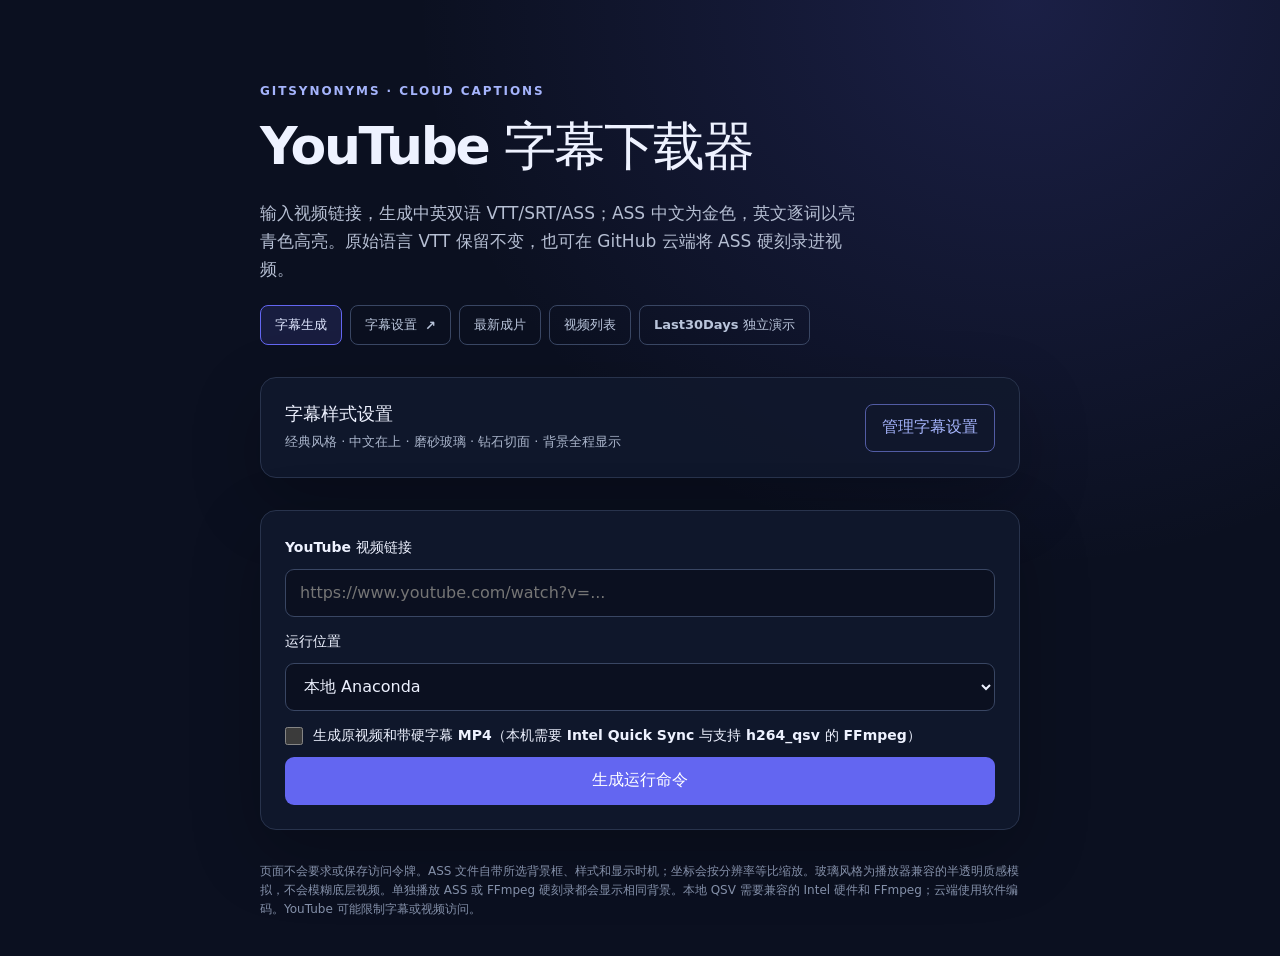
<file: site/index.html>
<!doctype html>
<html lang="zh-CN">
  <head>
    <meta charset="utf-8">
    <meta name="viewport" content="width=device-width, initial-scale=1">
    <meta name="theme-color" content="#0b1020">
    <title>YouTube 字幕下载器</title>
    <link rel="stylesheet" href="styles.css?v=latest-video-v1">
  </head>
  <body>
    <main class="shell">
      <header>
        <p class="eyebrow">GITSYNONYMS · CLOUD CAPTIONS</p>
        <h1>YouTube 字幕下载器</h1>
        <p class="intro">输入视频链接，生成中英双语 VTT/SRT/ASS；ASS 中文为金色，英文逐词以亮青色高亮。原始语言 VTT 保留不变，也可在 GitHub 云端将 ASS 硬刻录进视频。</p>
        <nav class="page-nav" aria-label="主导航">
          <a class="active" href="./">字幕生成</a>
          <a href="settings.html">字幕设置 <span aria-hidden="true">↗</span></a>
          <a href="latest.html">最新成片</a>
          <a href="videos.html">视频列表</a>
          <a href="last30days/">Last30Days 独立演示</a>
        </nav>
      </header>

      <section class="settings-summary panel" aria-labelledby="settings-summary-title">
        <div>
          <h2 id="settings-summary-title">字幕样式设置</h2>
          <p id="caption-settings-summary" class="hint">从字幕设置页读取当前样式。</p>
        </div>
        <a class="secondary-button" href="settings.html">管理字幕设置</a>
      </section>

      <form id="download-form" class="panel">
        <label for="video-url">YouTube 视频链接</label>
        <input id="video-url" name="url" type="url" placeholder="https://www.youtube.com/watch?v=..." required>

        <label for="run-location">运行位置</label>
        <select id="run-location" name="run-location">
          <option value="runner">GitHub 云端 runner</option>
          <option value="local" selected>本地 Anaconda</option>
        </select>

        <label id="burn-in-label" class="check-row" for="burn-in">
          <input id="burn-in" name="burn-in" type="checkbox">
          <span>生成硬字幕 MP4（将下载视频并重新编码）</span>
        </label>

        <button id="submit-button" type="submit">生成运行命令</button>
      </form>

      <section id="status" class="status" aria-live="polite" hidden></section>
      <section id="run-instructions" class="instructions" hidden>
        <h2 id="instructions-title"></h2>
        <p id="instructions-copy" class="hint"></p>
        <pre id="run-command" class="command"></pre>
        <div class="actions">
          <button id="copy-command" type="button">复制命令</button>
          <a id="workflow-link" class="secondary-button" target="_blank" rel="noreferrer" hidden>打开 Actions</a>
        </div>
      </section>

      <footer>
        页面不会要求或保存访问令牌。ASS 文件自带所选背景框、样式和显示时机；坐标会按分辨率等比缩放。玻璃风格为播放器兼容的半透明质感模拟，不会模糊底层视频。单独播放 ASS 或 FFmpeg 硬刻录都会显示相同背景。本地 QSV 需要兼容的 Intel 硬件和 FFmpeg；云端使用软件编码。YouTube 可能限制字幕或视频访问。
      </footer>
    </main>
    <script src="caption-settings.js?v=caption-settings-single-source-v3"></script>
    <script src="app.js?v=local-anaconda-default-v1"></script>
  </body>
</html>
</file>
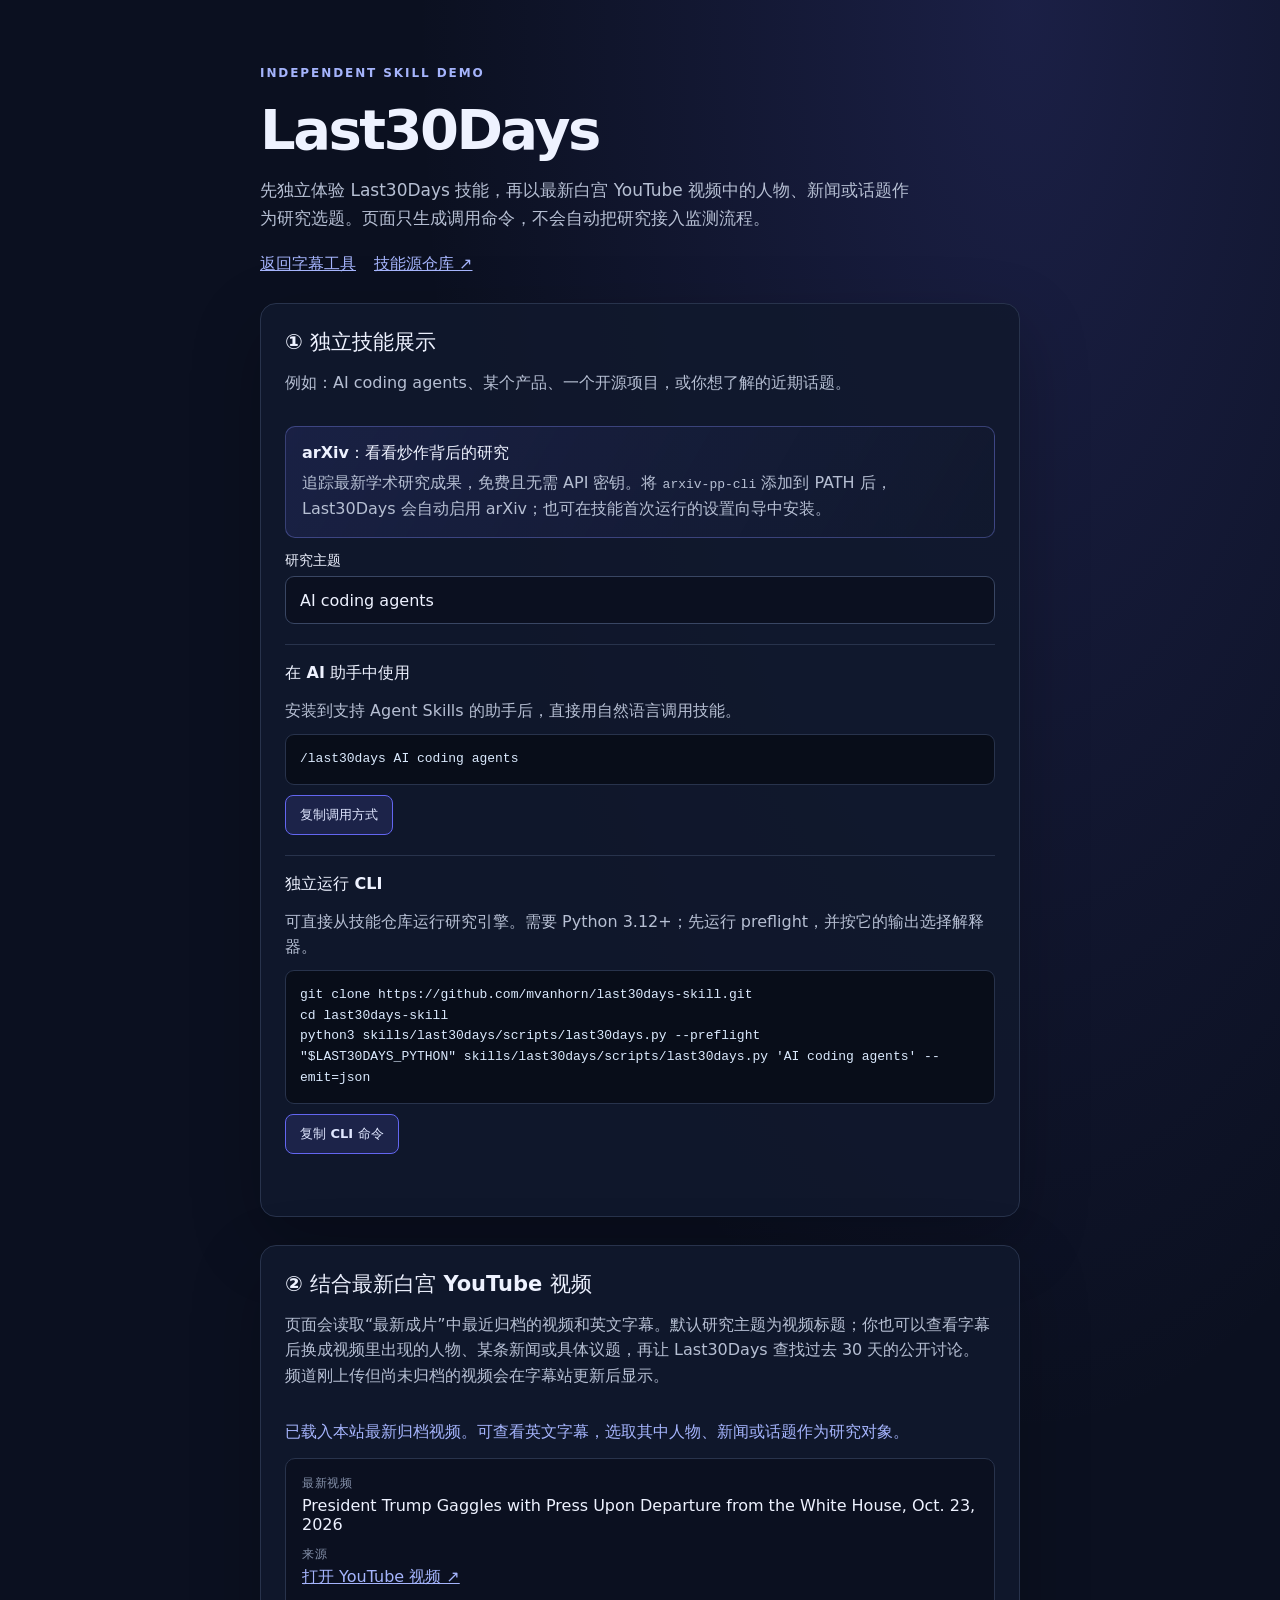
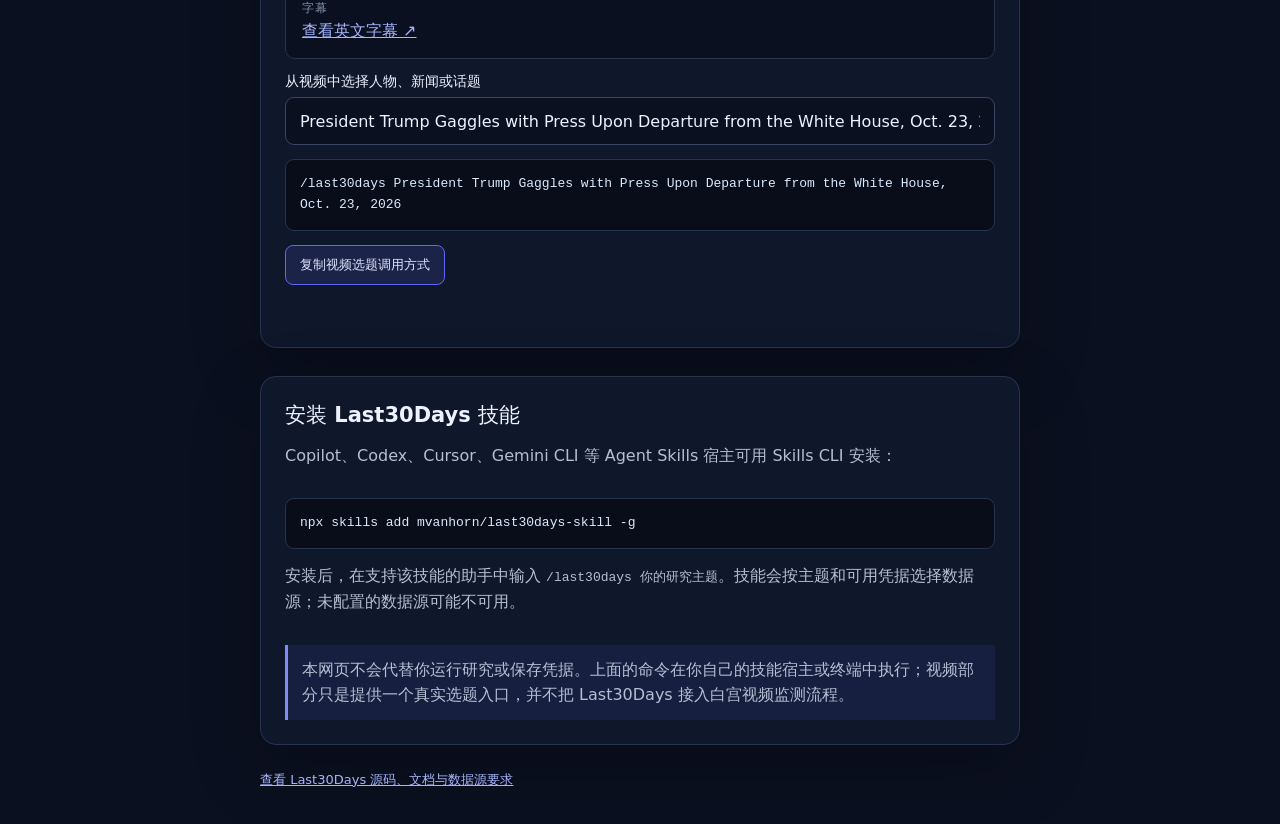
<file: site/last30days/index.html>
<!doctype html>
<html lang="zh-CN">
  <head>
    <meta charset="utf-8">
    <meta name="viewport" content="width=device-width, initial-scale=1">
    <meta name="theme-color" content="#0b1020">
    <meta name="description" content="独立体验 Last30Days research skill，并以最新归档的白宫 YouTube 视频为研究选题。">
    <title>Last30Days · 技能展示与最新视频选题</title>
    <link rel="stylesheet" href="style.css?v=latest-video-research-v1">
  </head>
  <body>
    <main class="shell">
      <header>
        <p class="eyebrow">INDEPENDENT SKILL DEMO</p>
        <h1>Last30Days</h1>
        <p class="intro">先独立体验 Last30Days 技能，再以最新白宫 YouTube 视频中的人物、新闻或话题作为研究选题。页面只生成调用命令，不会自动把研究接入监测流程。</p>
        <nav aria-label="页面导航">
          <a href="../">返回字幕工具</a>
          <a href="https://github.com/mvanhorn/last30days-skill" target="_blank" rel="noopener noreferrer">技能源仓库 ↗</a>
        </nav>
      </header>

      <section class="panel" aria-labelledby="try-title">
        <h2 id="try-title">① 独立技能展示</h2>
        <p>例如：AI coding agents、某个产品、一个开源项目，或你想了解的近期话题。</p>
        <aside class="source-highlight" aria-labelledby="arxiv-title">
          <h3 id="arxiv-title">arXiv：看看炒作背后的研究</h3>
          <p>追踪最新学术研究成果，免费且无需 API 密钥。将 <code>arxiv-pp-cli</code> 添加到 PATH 后，Last30Days 会自动启用 arXiv；也可在技能首次运行的设置向导中安装。</p>
        </aside>
        <label for="skill-topic">研究主题</label>
        <input id="skill-topic" name="skill-topic" value="AI coding agents" maxlength="200" autocomplete="off">
        <p id="skill-topic-error" class="error" role="alert" hidden>请输入一个主题。</p>

        <div class="example">
          <h3>在 AI 助手中使用</h3>
          <p>安装到支持 Agent Skills 的助手后，直接用自然语言调用技能。</p>
          <pre><code id="skill-command"></code></pre>
          <button type="button" data-copy="skill-command" data-status="skill-copy-status">复制调用方式</button>
        </div>

        <div class="example">
          <h3>独立运行 CLI</h3>
          <p>可直接从技能仓库运行研究引擎。需要 Python 3.12+；先运行 preflight，并按它的输出选择解释器。</p>
          <pre><code id="cli-command"></code></pre>
          <button type="button" data-copy="cli-command" data-status="skill-copy-status">复制 CLI 命令</button>
        </div>

        <p id="skill-copy-status" class="status" aria-live="polite"></p>
      </section>

      <section class="panel" aria-labelledby="video-title">
        <h2 id="video-title">② 结合最新白宫 YouTube 视频</h2>
        <p>页面会读取“最新成片”中最近归档的视频和英文字幕。默认研究主题为视频标题；你也可以查看字幕后换成视频里出现的人物、某条新闻或具体议题，再让 Last30Days 查找过去 30 天的公开讨论。频道刚上传但尚未归档的视频会在字幕站更新后显示。</p>
        <p id="video-status" class="status" aria-live="polite">正在读取最新视频…</p>
        <dl class="video-meta">
          <div>
            <dt>最新视频</dt>
            <dd id="latest-video-title">尚未载入</dd>
          </div>
          <div>
            <dt>来源</dt>
            <dd><a id="latest-video-link" target="_blank" rel="noopener noreferrer" hidden>打开 YouTube 视频 ↗</a></dd>
          </div>
          <div>
            <dt>字幕</dt>
            <dd><a id="latest-caption-link" target="_blank" rel="noopener noreferrer" hidden>查看英文字幕 ↗</a></dd>
          </div>
        </dl>
        <label for="video-topic">从视频中选择人物、新闻或话题</label>
        <input id="video-topic" name="video-topic" maxlength="200" autocomplete="off" placeholder="载入视频标题后可编辑" disabled>
        <p id="video-topic-error" class="error" role="alert" hidden>请输入一个研究对象。</p>
        <pre><code id="video-skill-command">等待最新视频信息…</code></pre>
        <button id="copy-video-command" type="button" data-copy="video-skill-command" data-status="video-copy-status" disabled>复制视频选题调用方式</button>
        <p id="video-copy-status" class="status" aria-live="polite"></p>
      </section>

      <section class="panel" aria-labelledby="install-title">
        <h2 id="install-title">安装 Last30Days 技能</h2>
        <p>Copilot、Codex、Cursor、Gemini CLI 等 Agent Skills 宿主可用 Skills CLI 安装：</p>
        <pre><code>npx skills add mvanhorn/last30days-skill -g</code></pre>
        <p>安装后，在支持该技能的助手中输入 <code>/last30days 你的研究主题</code>。技能会按主题和可用凭据选择数据源；未配置的数据源可能不可用。</p>
        <p class="notice">本网页不会代替你运行研究或保存凭据。上面的命令在你自己的技能宿主或终端中执行；视频部分只是提供一个真实选题入口，并不把 Last30Days 接入白宫视频监测流程。</p>
      </section>

      <footer>
        <a href="https://github.com/mvanhorn/last30days-skill" target="_blank" rel="noopener noreferrer">查看 Last30Days 源码、文档与数据源要求</a>
      </footer>
    </main>
    <script src="demo.js?v=latest-video-research-v1"></script>
  </body>
</html>
</file>
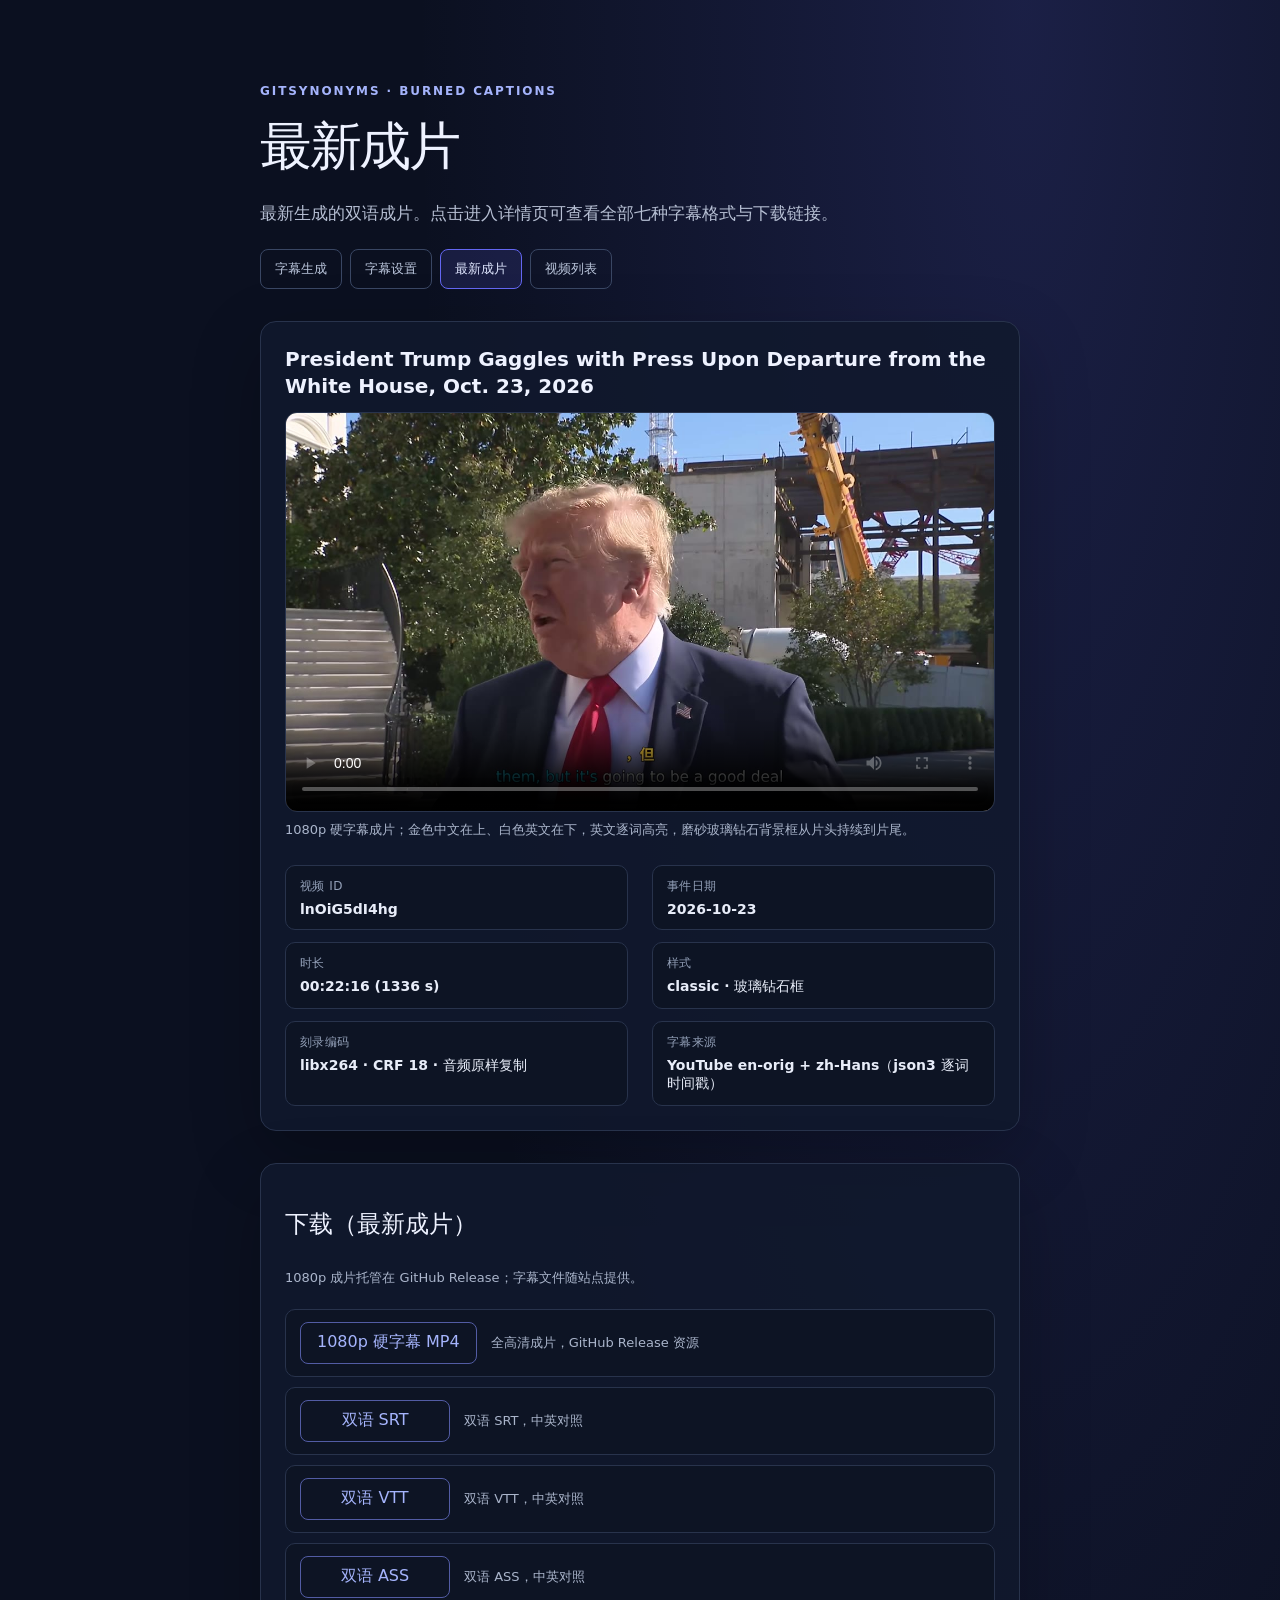
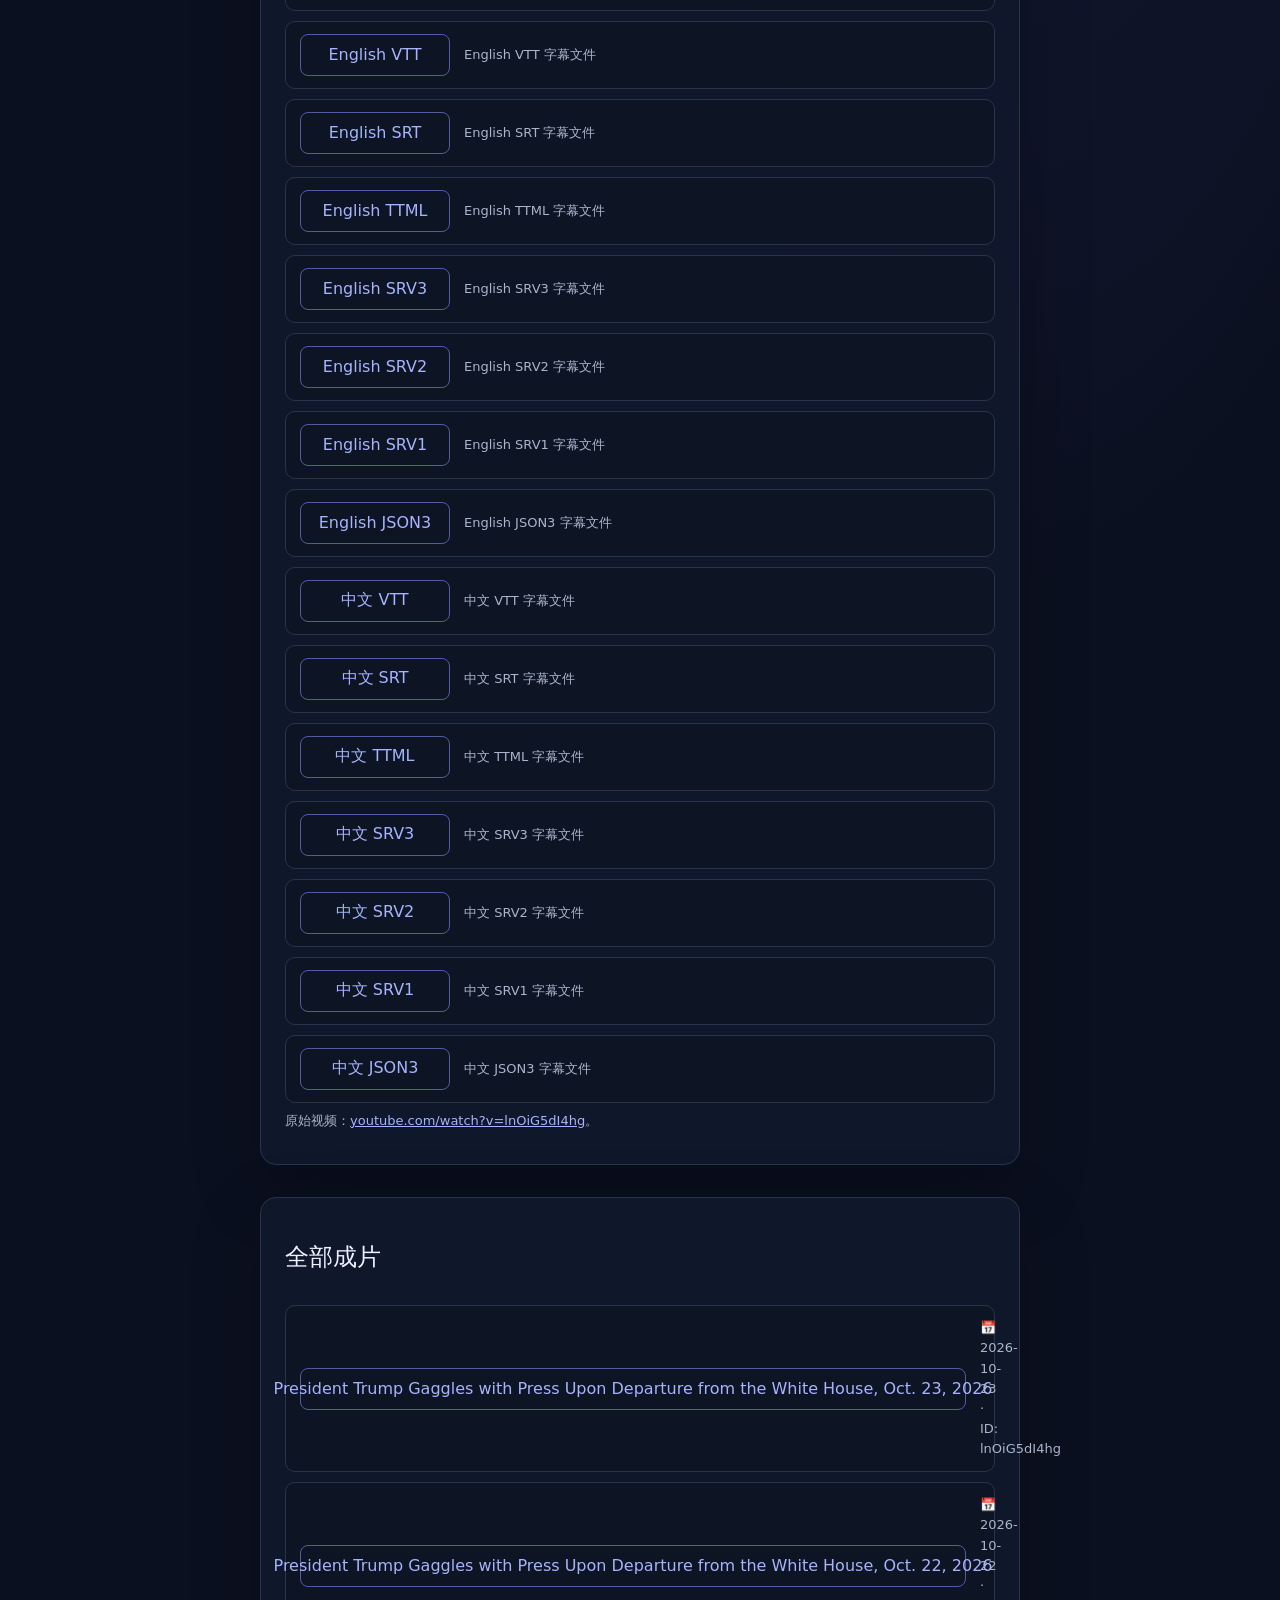
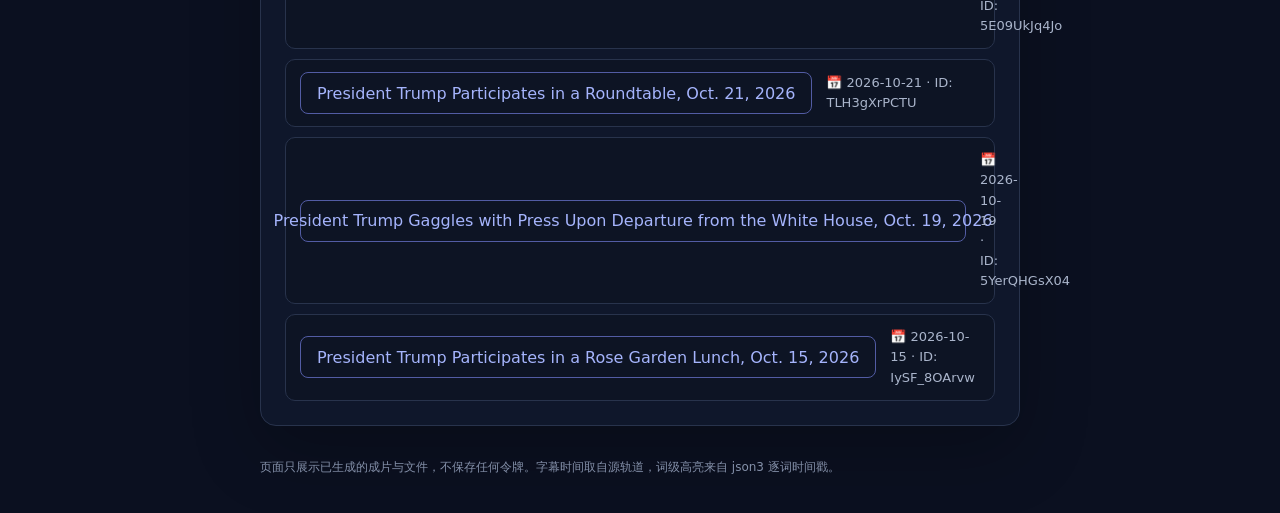
<file: site/latest.html>
<!doctype html>
<html lang="zh-CN">
  <head>
    <meta charset="utf-8">
    <meta name="viewport" content="width=device-width, initial-scale=1">
    <meta name="theme-color" content="#0b1020">
    <title>最新成片 · GitSynonyms</title>
    <link rel="stylesheet" href="styles.css?v=latest-video-v5">
  </head>
  <body>
    <main class="shell">
      <header>
        <p class="eyebrow">GITSYNONYMS · BURNED CAPTIONS</p>
        <h1>最新成片</h1>
        <p class="intro">最新生成的双语成片。点击进入详情页可查看全部七种字幕格式与下载链接。</p>
        <nav class="page-nav" aria-label="主导航">
          <a href="./">字幕生成</a>
          <a href="settings.html">字幕设置</a>
          <a class="active" href="latest.html">最新成片</a>
          <a href="videos.html">视频列表</a>
        </nav>
      </header>

      <section class="panel video-panel" aria-labelledby="video-title">
        <h2 id="video-title">President Trump Gaggles with Press Upon Departure from the White House, Oct. 23, 2026</h2>
        <div class="video-frame">
          <video controls preload="metadata" playsinline poster="media/lnOiG5dI4hg-poster.jpg">
            <source src="https://github.com/gitsynonyms/gitsynonyms/releases/download/lnOiG5dI4hg/Burned_Bilingual_lnOiG5dI4hg.mp4" type="video/mp4">
            Your browser cannot play this MP4 preview. Use the download links below.
          </video>
        </div>
        <p class="hint">1080p 硬字幕成片；金色中文在上、白色英文在下，英文逐词高亮，磨砂玻璃钻石背景框从片头持续到片尾。</p>
        <dl class="meta-grid">
          <div><dt>视频 ID</dt><dd>lnOiG5dI4hg</dd></div>
          <div><dt>事件日期</dt><dd>2026-10-23</dd></div>
          <div><dt>时长</dt><dd>00:22:16 (1336 s)</dd></div>
          <div><dt>样式</dt><dd>classic · 玻璃钻石框</dd></div>
          <div><dt>刻录编码</dt><dd>libx264 · CRF 18 · 音频原样复制</dd></div>
          <div><dt>字幕来源</dt><dd>YouTube en-orig + zh-Hans（json3 逐词时间戳）</dd></div>
        </dl>
      </section>

      <section class="panel" aria-labelledby="download-title">
        <h2 id="download-title">下载（最新成片）</h2>
        <p class="hint">1080p 成片托管在 GitHub Release；字幕文件随站点提供。</p>
        <ul class="download-list">
          <li>
            <a class="secondary-button" href="https://github.com/gitsynonyms/gitsynonyms/releases/download/lnOiG5dI4hg/Burned_Bilingual_lnOiG5dI4hg.mp4">1080p 硬字幕 MP4</a>
            <span>全高清成片，GitHub Release 资源</span>
          </li>
          <li>
            <a class="secondary-button" href="captions/lnOiG5dI4hg.bilingual.srt">双语 SRT</a>
            <span>双语 SRT，中英对照</span>
          </li>
          <li>
            <a class="secondary-button" href="captions/lnOiG5dI4hg.bilingual.vtt">双语 VTT</a>
            <span>双语 VTT，中英对照</span>
          </li>
          <li>
            <a class="secondary-button" href="captions/lnOiG5dI4hg.bilingual.ass">双语 ASS</a>
            <span>双语 ASS，中英对照</span>
          </li>
          <li>
            <a class="secondary-button" href="captions/lnOiG5dI4hg.en-orig.vtt">English VTT</a>
            <span>English VTT 字幕文件</span>
          </li>
          <li>
            <a class="secondary-button" href="captions/lnOiG5dI4hg.en-orig.srt">English SRT</a>
            <span>English SRT 字幕文件</span>
          </li>
          <li>
            <a class="secondary-button" href="captions/lnOiG5dI4hg.en-orig.ttml">English TTML</a>
            <span>English TTML 字幕文件</span>
          </li>
          <li>
            <a class="secondary-button" href="captions/lnOiG5dI4hg.en-orig.srv3">English SRV3</a>
            <span>English SRV3 字幕文件</span>
          </li>
          <li>
            <a class="secondary-button" href="captions/lnOiG5dI4hg.en-orig.srv2">English SRV2</a>
            <span>English SRV2 字幕文件</span>
          </li>
          <li>
            <a class="secondary-button" href="captions/lnOiG5dI4hg.en-orig.srv1">English SRV1</a>
            <span>English SRV1 字幕文件</span>
          </li>
          <li>
            <a class="secondary-button" href="captions/lnOiG5dI4hg.en-orig.json3">English JSON3</a>
            <span>English JSON3 字幕文件</span>
          </li>
          <li>
            <a class="secondary-button" href="captions/lnOiG5dI4hg.zh-Hans.vtt">中文 VTT</a>
            <span>中文 VTT 字幕文件</span>
          </li>
          <li>
            <a class="secondary-button" href="captions/lnOiG5dI4hg.zh-Hans.srt">中文 SRT</a>
            <span>中文 SRT 字幕文件</span>
          </li>
          <li>
            <a class="secondary-button" href="captions/lnOiG5dI4hg.zh-Hans.ttml">中文 TTML</a>
            <span>中文 TTML 字幕文件</span>
          </li>
          <li>
            <a class="secondary-button" href="captions/lnOiG5dI4hg.zh-Hans.srv3">中文 SRV3</a>
            <span>中文 SRV3 字幕文件</span>
          </li>
          <li>
            <a class="secondary-button" href="captions/lnOiG5dI4hg.zh-Hans.srv2">中文 SRV2</a>
            <span>中文 SRV2 字幕文件</span>
          </li>
          <li>
            <a class="secondary-button" href="captions/lnOiG5dI4hg.zh-Hans.srv1">中文 SRV1</a>
            <span>中文 SRV1 字幕文件</span>
          </li>
          <li>
            <a class="secondary-button" href="captions/lnOiG5dI4hg.zh-Hans.json3">中文 JSON3</a>
            <span>中文 JSON3 字幕文件</span>
          </li>
        </ul>
        <p class="hint">原始视频：<a href="https://www.youtube.com/watch?v=lnOiG5dI4hg" target="_blank" rel="noreferrer">youtube.com/watch?v=lnOiG5dI4hg</a>。</p>
      </section>

      <section class="panel" aria-labelledby="archive-title">
        <h2 id="archive-title">全部成片</h2>
        <ul class="download-list">
          <li>
            <a class="secondary-button" href="videos/lnOiG5dI4hg.html">President Trump Gaggles with Press Upon Departure from the White House, Oct. 23, 2026</a>
            <span>📅 2026-10-23 · ID: lnOiG5dI4hg</span>
          </li>
          <li>
            <a class="secondary-button" href="videos/5E09UkJq4Jo.html">President Trump Gaggles with Press Upon Departure from the White House, Oct. 22, 2026</a>
            <span>📅 2026-10-22 · ID: 5E09UkJq4Jo</span>
          </li>
          <li>
            <a class="secondary-button" href="videos/TLH3gXrPCTU.html">President Trump Participates in a Roundtable, Oct. 21, 2026</a>
            <span>📅 2026-10-21 · ID: TLH3gXrPCTU</span>
          </li>
          <li>
            <a class="secondary-button" href="videos/5YerQHGsX04.html">President Trump Gaggles with Press Upon Departure from the White House, Oct. 19, 2026</a>
            <span>📅 2026-10-19 · ID: 5YerQHGsX04</span>
          </li>
          <li>
            <a class="secondary-button" href="videos/IySF_8OArvw.html">President Trump Participates in a Rose Garden Lunch, Oct. 15, 2026</a>
            <span>📅 2026-10-15 · ID: IySF_8OArvw</span>
          </li>
        </ul>
      </section>

      <footer>
        页面只展示已生成的成片与文件，不保存任何令牌。字幕时间取自源轨道，词级高亮来自 json3 逐词时间戳。
      </footer>
    </main>
  </body>
</html>
</file>
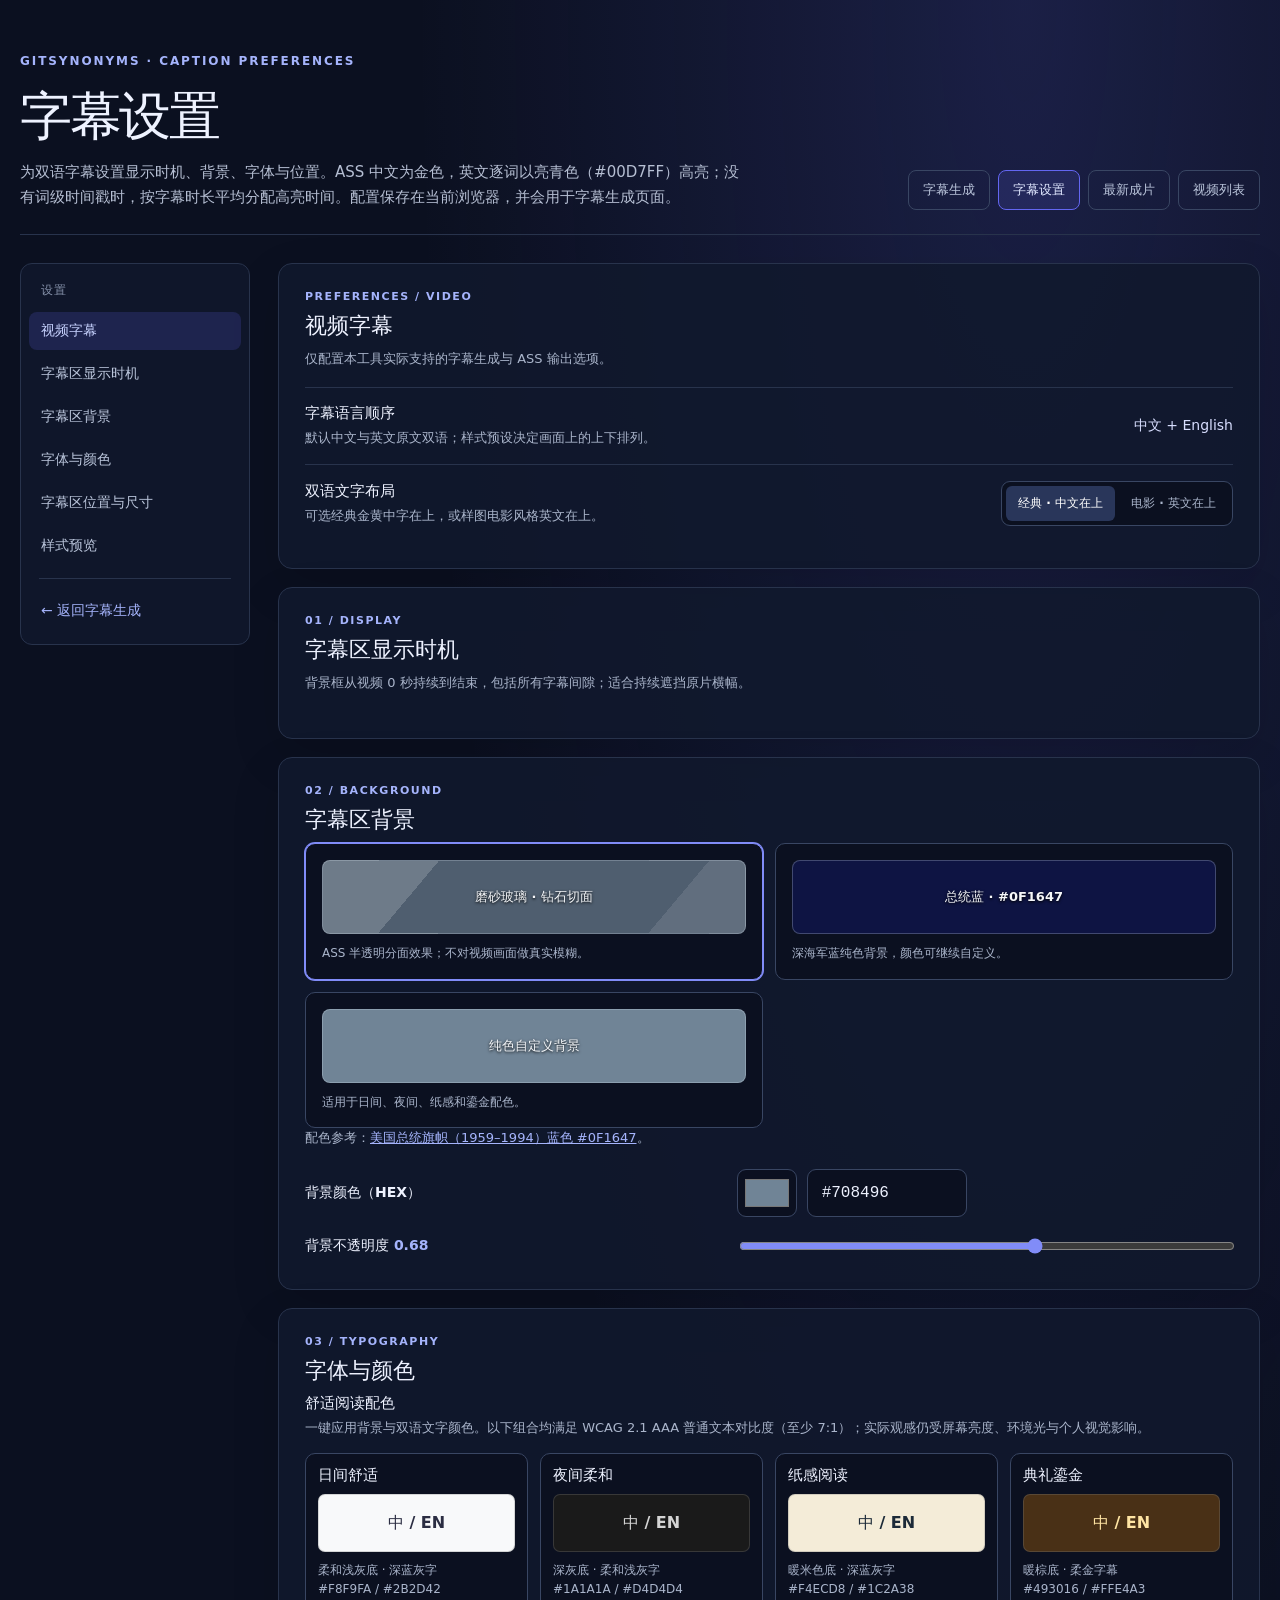
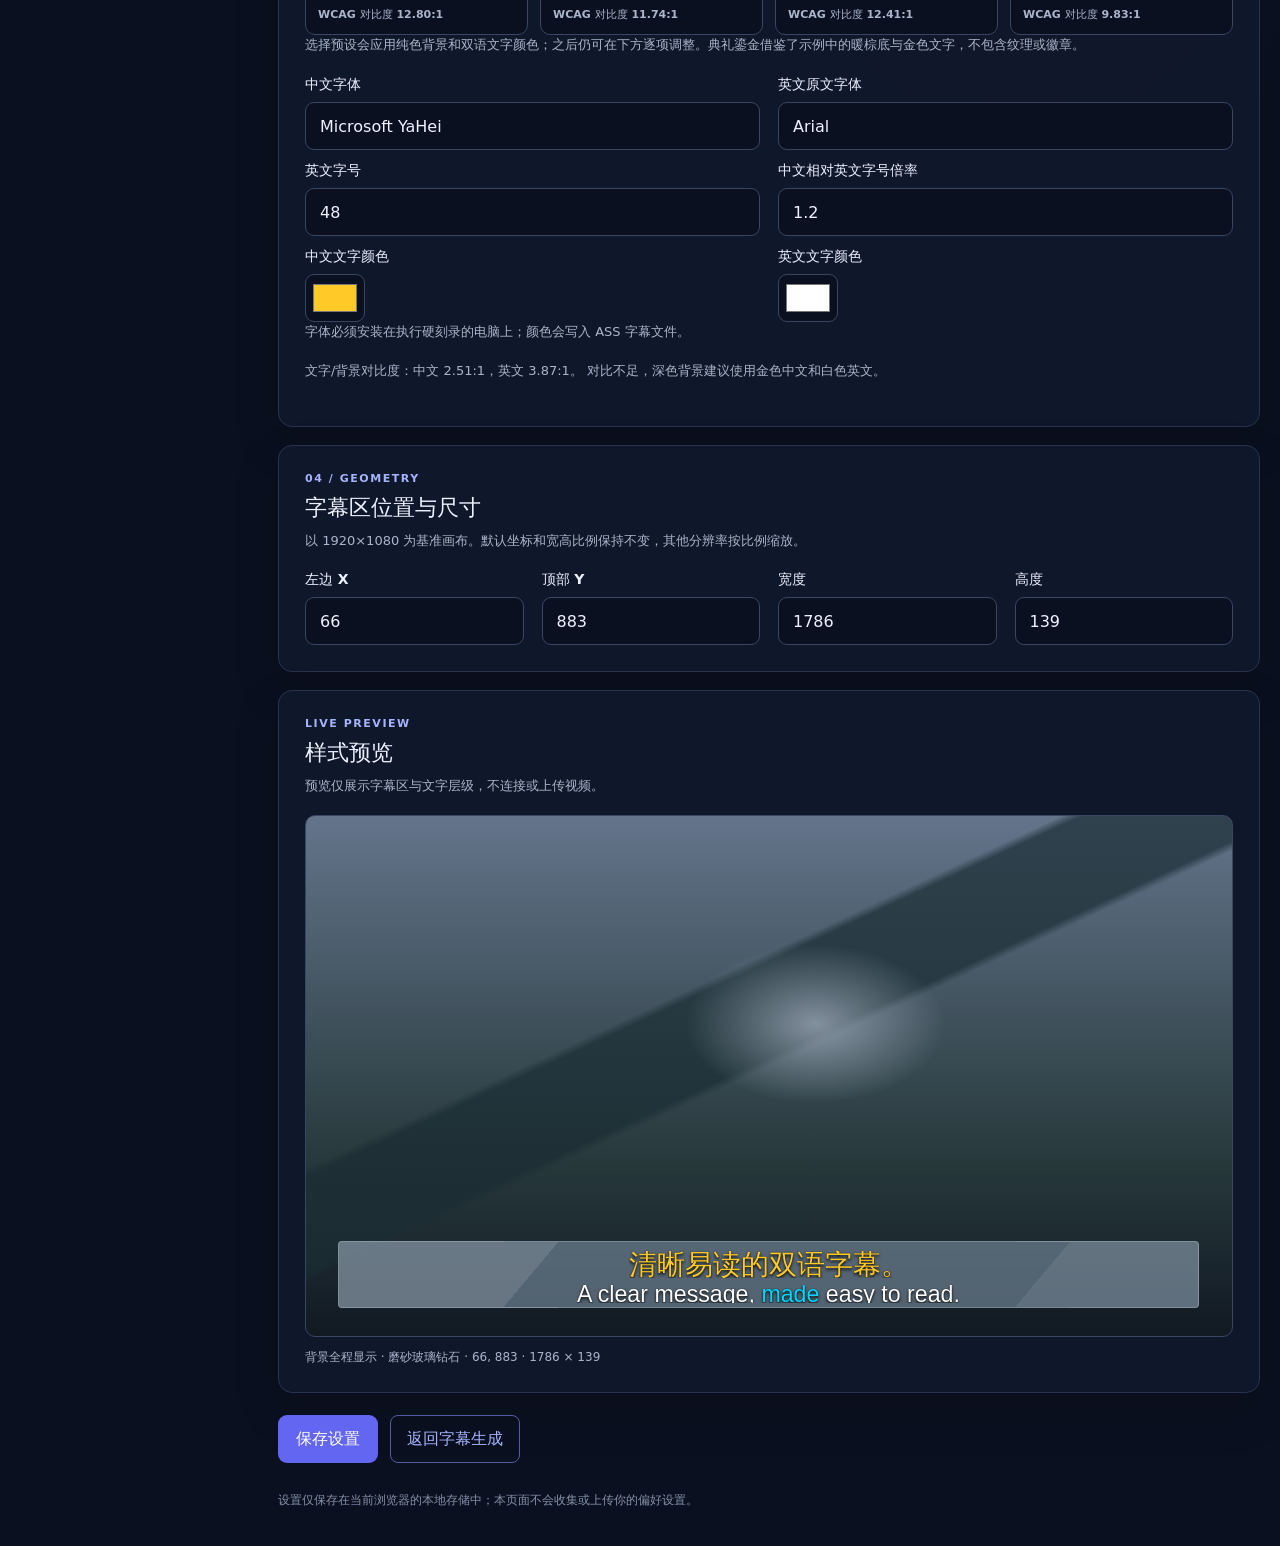
<file: site/settings.html>
<!doctype html>
<html lang="zh-CN">
  <head>
    <meta charset="utf-8">
    <meta name="viewport" content="width=device-width, initial-scale=1">
    <meta name="theme-color" content="#0b1020">
    <title>字幕设置 · GitSynonyms</title>
    <link rel="stylesheet" href="styles.css?v=latest-video-v1">
  </head>
  <body>
    <main class="settings-shell">
      <header class="settings-header">
        <div>
          <p class="eyebrow">GITSYNONYMS · CAPTION PREFERENCES</p>
          <h1>字幕设置</h1>
          <p class="intro">为双语字幕设置显示时机、背景、字体与位置。ASS 中文为金色，英文逐词以亮青色（#00D7FF）高亮；没有词级时间戳时，按字幕时长平均分配高亮时间。配置保存在当前浏览器，并会用于字幕生成页面。</p>
        </div>
        <nav class="page-nav" aria-label="主导航">
          <a href="./">字幕生成</a>
          <a class="active" href="settings.html">字幕设置</a>
          <a href="latest.html">最新成片</a>
          <a href="videos.html">视频列表</a>
        </nav>
      </header>

      <div class="settings-layout">
        <aside class="settings-sidebar" aria-label="设置分类">
          <p class="sidebar-title">设置</p>
          <a class="sidebar-link active" href="#video-subtitles">视频字幕</a>
          <a class="sidebar-link" href="#display-timing">字幕区显示时机</a>
          <a class="sidebar-link" href="#background-style">字幕区背景</a>
          <a class="sidebar-link" href="#text-style">字体与颜色</a>
          <a class="sidebar-link" href="#position-size">字幕区位置与尺寸</a>
          <a class="sidebar-link" href="#preview">样式预览</a>
          <div class="sidebar-divider"></div>
          <a class="sidebar-back" href="./">← 返回字幕生成</a>
        </aside>

        <form id="settings-form" class="settings-content">
          <section id="video-subtitles" class="settings-section">
            <p class="section-kicker">PREFERENCES / VIDEO</p>
            <h2>视频字幕</h2>
            <p class="hint">仅配置本工具实际支持的字幕生成与 ASS 输出选项。</p>
            <div class="setting-row">
              <div>
                <h3>字幕语言顺序</h3>
                <p>默认中文与英文原文双语；样式预设决定画面上的上下排列。</p>
              </div>
              <span class="setting-value">中文 + English</span>
            </div>
            <div class="setting-row">
              <div>
                <h3>双语文字布局</h3>
                <p>可选经典金黄中字在上，或样图电影风格英文在上。</p>
              </div>
              <div class="segmented-control" role="radiogroup" aria-label="字幕文字布局">
                <label><input type="radio" name="style-preset" value="classic" checked><span>经典 · 中文在上</span></label>
                <label><input type="radio" name="style-preset" value="cinema"><span>电影 · 英文在上</span></label>
              </div>
            </div>
          </section>

          <section id="display-timing" class="settings-section">
            <p class="section-kicker">01 / DISPLAY</p>
            <h2>字幕区显示时机</h2>
            <p class="hint">背景框从视频 0 秒持续到结束，包括所有字幕间隙；适合持续遮挡原片横幅。</p>
          </section>

          <section id="background-style" class="settings-section">
            <p class="section-kicker">02 / BACKGROUND</p>
            <h2>字幕区背景</h2>
            <div class="choice-grid">
              <label class="choice-card" for="box-style-glass">
                <input id="box-style-glass" name="box-style" type="radio" value="glass-diamond" checked>
                <span class="background-swatch glass-box-preview">磨砂玻璃 · 钻石切面</span>
                <span class="choice-description">ASS 半透明分面效果；不对视频画面做真实模糊。</span>
              </label>
              <label class="choice-card" for="box-style-blue">
                <input id="box-style-blue" name="box-style" type="radio" value="presidential-blue">
                <span class="background-swatch blue-box-preview">总统蓝 · #0F1647</span>
                <span class="choice-description">深海军蓝纯色背景，颜色可继续自定义。</span>
              </label>
              <label class="choice-card" for="box-style-solid">
                <input id="box-style-solid" name="box-style" type="radio" value="solid-color">
                <span class="background-swatch solid-box-preview">纯色自定义背景</span>
                <span class="choice-description">适用于日间、夜间、纸感和鎏金配色。</span>
              </label>
            </div>
            <p class="hint">配色参考：<a href="https://www.flagcolorcodes.com/president-of-the-united-states-of-america-usa-1959-1994" target="_blank" rel="noopener noreferrer">美国总统旗帜（1959–1994）蓝色 #0F1647</a>。</p>
            <div class="form-grid">
              <label for="box-color-hex">背景颜色（HEX）</label>
              <div class="color-input-row">
                <input id="box-color" name="box-color" type="color" value="#708496" aria-label="选择背景颜色">
                <input id="box-color-hex" name="box-color-hex" type="text" value="#708496" pattern="#[0-9A-Fa-f]{6}" aria-label="背景颜色 HEX 值" required>
              </div>
              <label for="box-opacity">背景不透明度 <output id="box-opacity-value">0.68</output></label>
              <input id="box-opacity" name="box-opacity" type="range" min="0.2" max="1" step="0.01" value="0.68">
            </div>
          </section>

          <section id="text-style" class="settings-section">
            <p class="section-kicker">03 / TYPOGRAPHY</p>
            <h2>字体与颜色</h2>
            <h3 class="palette-heading">舒适阅读配色</h3>
            <p class="hint palette-intro">一键应用背景与双语文字颜色。以下组合均满足 WCAG 2.1 AAA 普通文本对比度（至少 7:1）；实际观感仍受屏幕亮度、环境光与个人视觉影响。</p>
            <div class="choice-grid palette-grid" role="radiogroup" aria-label="舒适阅读配色预设">
              <label class="choice-card palette-card" for="palette-day">
                <input id="palette-day" name="comfort-palette" type="radio" value="day">
                <span class="choice-title palette-title">日间舒适</span>
                <span class="palette-swatch palette-day"><span>中 / EN</span></span>
                <span class="choice-description">柔和浅灰底 · 深蓝灰字<br>#F8F9FA / #2B2D42</span>
                <span class="contrast-ratio" data-contrast="#F8F9FA,#2B2D42">WCAG 对比度 12.80:1</span>
              </label>
              <label class="choice-card palette-card" for="palette-night">
                <input id="palette-night" name="comfort-palette" type="radio" value="night">
                <span class="choice-title palette-title">夜间柔和</span>
                <span class="palette-swatch palette-night"><span>中 / EN</span></span>
                <span class="choice-description">深灰底 · 柔和浅灰字<br>#1A1A1A / #D4D4D4</span>
                <span class="contrast-ratio" data-contrast="#1A1A1A,#D4D4D4">WCAG 对比度 11.74:1</span>
              </label>
              <label class="choice-card palette-card" for="palette-paper">
                <input id="palette-paper" name="comfort-palette" type="radio" value="paper">
                <span class="choice-title palette-title">纸感阅读</span>
                <span class="palette-swatch palette-paper"><span>中 / EN</span></span>
                <span class="choice-description">暖米色底 · 深蓝灰字<br>#F4ECD8 / #1C2A38</span>
                <span class="contrast-ratio" data-contrast="#F4ECD8,#1C2A38">WCAG 对比度 12.41:1</span>
              </label>
              <label class="choice-card palette-card" for="palette-plaque">
                <input id="palette-plaque" name="comfort-palette" type="radio" value="plaque">
                <span class="choice-title palette-title">典礼鎏金</span>
                <span class="palette-swatch palette-plaque"><span>中 / EN</span></span>
                <span class="choice-description">暖棕底 · 柔金字幕<br>#493016 / #FFE4A3</span>
                <span class="contrast-ratio" data-contrast="#493016,#FFE4A3">WCAG 对比度 9.83:1</span>
              </label>
            </div>
            <p class="hint palette-note">选择预设会应用纯色背景和双语文字颜色；之后仍可在下方逐项调整。典礼鎏金借鉴了示例中的暖棕底与金色文字，不包含纹理或徽章。</p>
            <div class="form-grid two-columns">
              <div>
                <label for="chinese-font">中文字体</label>
                <input id="chinese-font" name="chinese-font" value="Microsoft YaHei" required>
              </div>
              <div>
                <label for="english-font">英文原文字体</label>
                <input id="english-font" name="english-font" value="Arial" required>
              </div>
              <div>
                <label for="english-font-size">英文字号</label>
                <input id="english-font-size" name="english-font-size" type="number" min="1" max="200" value="48" required>
              </div>
              <div>
                <label for="chinese-font-scale">中文相对英文字号倍率</label>
                <input id="chinese-font-scale" name="chinese-font-scale" type="number" min="0.5" max="3" step="0.1" value="1.2" required>
              </div>
              <div>
                <label for="chinese-color">中文文字颜色</label>
                <input id="chinese-color" name="chinese-color" type="color" value="#ffc928">
              </div>
              <div>
                <label for="english-color">英文文字颜色</label>
                <input id="english-color" name="english-color" type="color" value="#ffffff">
              </div>
            </div>
            <p class="hint">字体必须安装在执行硬刻录的电脑上；颜色会写入 ASS 字幕文件。</p>
            <p id="caption-contrast-status" class="hint" role="status" aria-live="polite"></p>
          </section>

          <section id="position-size" class="settings-section">
            <p class="section-kicker">04 / GEOMETRY</p>
            <h2>字幕区位置与尺寸</h2>
            <p class="hint">以 1920×1080 为基准画布。默认坐标和宽高比例保持不变，其他分辨率按比例缩放。</p>
            <div class="form-grid four-columns">
              <div><label for="box-x">左边 X</label><input id="box-x" name="box-x" type="number" min="0" value="66" required></div>
              <div><label for="box-y">顶部 Y</label><input id="box-y" name="box-y" type="number" min="0" value="883" required></div>
              <div><label for="box-width">宽度</label><input id="box-width" name="box-width" type="number" min="1" value="1786" required></div>
              <div><label for="box-height">高度</label><input id="box-height" name="box-height" type="number" min="1" value="139" required></div>
            </div>
          </section>

          <section id="preview" class="settings-section preview-section">
            <p class="section-kicker">LIVE PREVIEW</p>
            <h2>样式预览</h2>
            <p class="hint">预览仅展示字幕区与文字层级，不连接或上传视频。</p>
            <div class="video-preview">
              <div id="preview-caption-box" class="preview-caption-box">
                <b id="preview-english">A clear message, <span class="preview-highlight">made</span> easy to read.</b>
                <strong id="preview-chinese">清晰易读的双语字幕。</strong>
              </div>
            </div>
            <p id="preview-summary" class="preview-summary"></p>
          </section>

          <div class="settings-actions">
            <button type="submit">保存设置</button>
            <a class="secondary-button" href="./">返回字幕生成</a>
            <span id="save-status" class="save-status" role="status" aria-live="polite"></span>
          </div>
        </form>
      </div>
      <footer>设置仅保存在当前浏览器的本地存储中；本页面不会收集或上传你的偏好设置。</footer>
    </main>
    <script src="caption-settings.js?v=caption-settings-single-source-v3"></script>
    <script src="settings.js?v=caption-settings-single-source-v3"></script>
  </body>
</html>
</file>
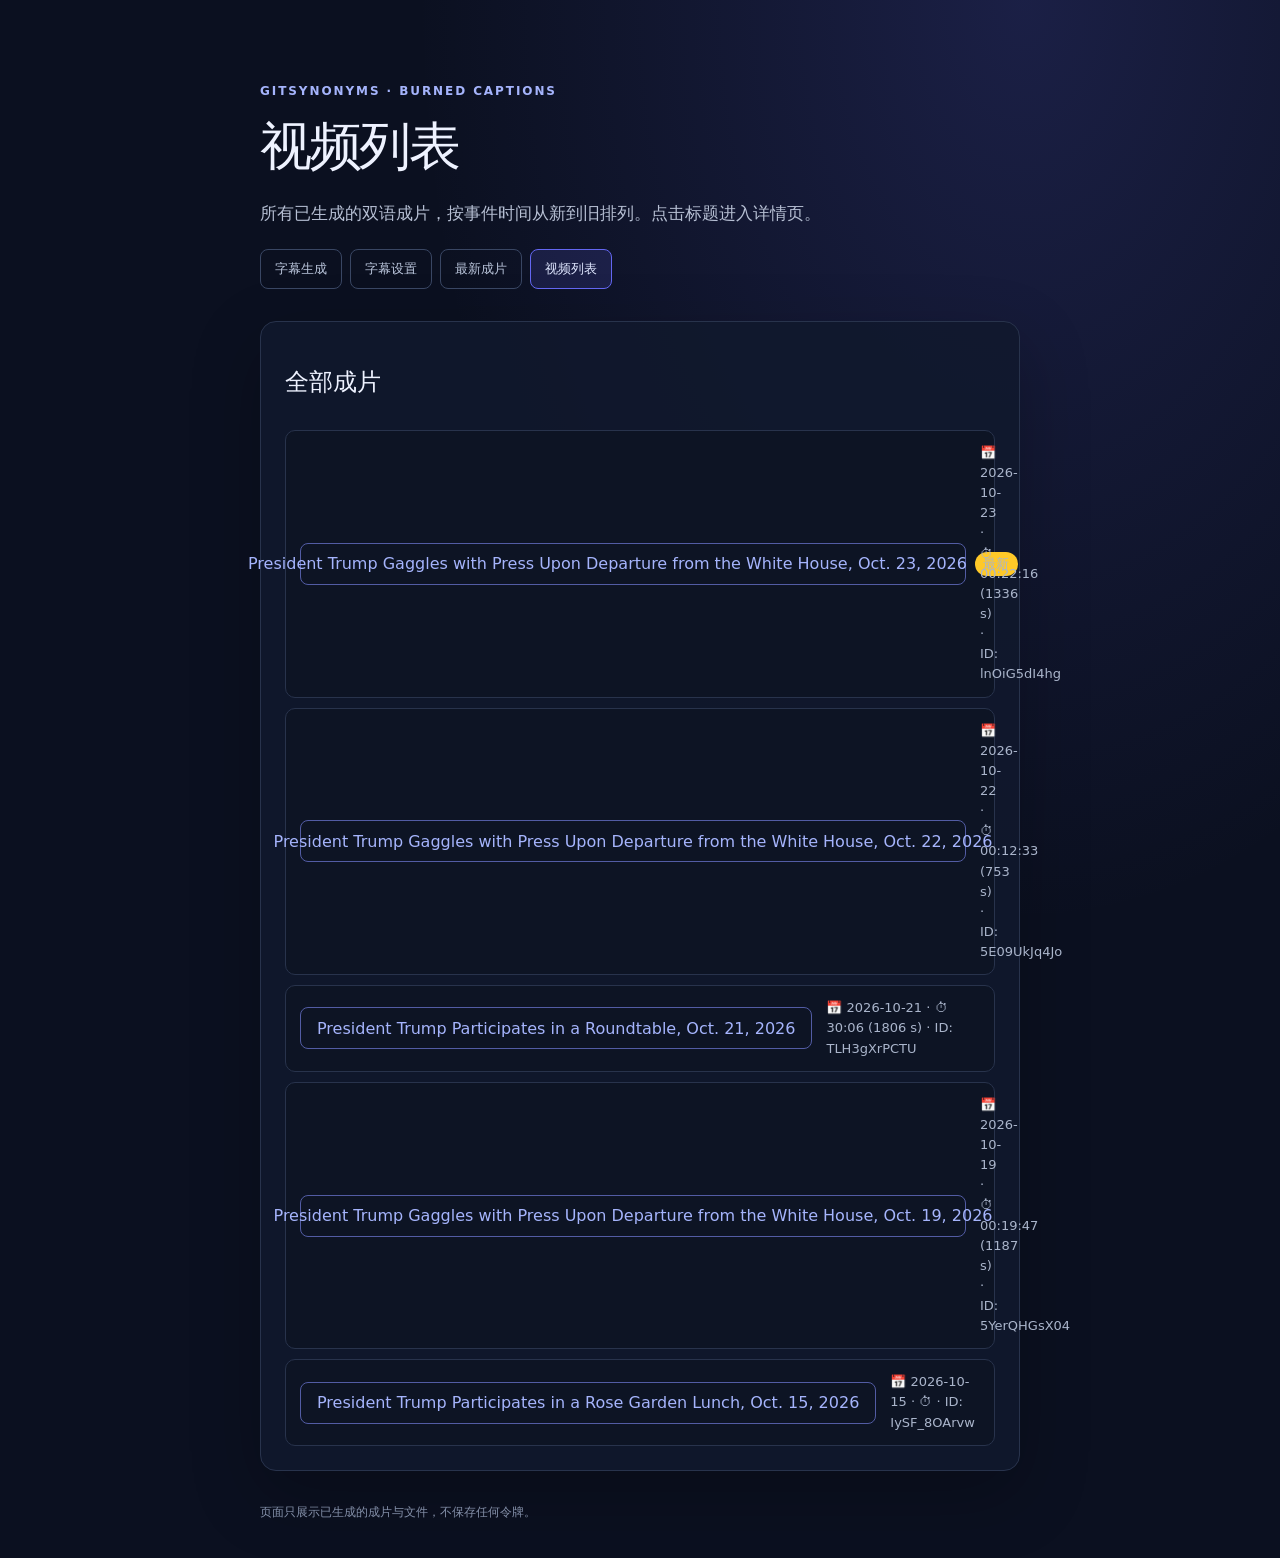
<file: site/videos.html>
<!doctype html>
<html lang="zh-CN">
  <head>
    <meta charset="utf-8">
    <meta name="viewport" content="width=device-width, initial-scale=1">
    <meta name="theme-color" content="#0b1020">
    <title>视频列表 · GitSynonyms</title>
    <link rel="stylesheet" href="styles.css?v=videos-v2">
  </head>
  <body>
    <main class="shell">
      <header>
        <p class="eyebrow">GITSYNONYMS · BURNED CAPTIONS</p>
        <h1>视频列表</h1>
        <p class="intro">所有已生成的双语成片，按事件时间从新到旧排列。点击标题进入详情页。</p>
        <nav class="page-nav" aria-label="主导航">
          <a href="./">字幕生成</a>
          <a href="settings.html">字幕设置</a>
          <a href="latest.html">最新成片</a>
          <a class="active" href="videos.html">视频列表</a>
        </nav>
      </header>

      <section class="panel" aria-labelledby="videos-title">
        <h2 id="videos-title">全部成片</h2>
        <ul class="download-list">
          <li>
            <a class="secondary-button" href="videos/lnOiG5dI4hg.html">President Trump Gaggles with Press Upon Departure from the White House, Oct. 23, 2026 <span class="badge">最新</span></a>
            <span>📅 2026-10-23 · ⏱ 00:22:16 (1336 s) · ID: lnOiG5dI4hg</span>
          </li>
          <li>
            <a class="secondary-button" href="videos/5E09UkJq4Jo.html">President Trump Gaggles with Press Upon Departure from the White House, Oct. 22, 2026</a>
            <span>📅 2026-10-22 · ⏱ 00:12:33 (753 s) · ID: 5E09UkJq4Jo</span>
          </li>
          <li>
            <a class="secondary-button" href="videos/TLH3gXrPCTU.html">President Trump Participates in a Roundtable, Oct. 21, 2026</a>
            <span>📅 2026-10-21 · ⏱ 30:06 (1806 s) · ID: TLH3gXrPCTU</span>
          </li>
          <li>
            <a class="secondary-button" href="videos/5YerQHGsX04.html">President Trump Gaggles with Press Upon Departure from the White House, Oct. 19, 2026</a>
            <span>📅 2026-10-19 · ⏱ 00:19:47 (1187 s) · ID: 5YerQHGsX04</span>
          </li>
          <li>
            <a class="secondary-button" href="videos/IySF_8OArvw.html">President Trump Participates in a Rose Garden Lunch, Oct. 15, 2026</a>
            <span>📅 2026-10-15 · ⏱  · ID: IySF_8OArvw</span>
          </li>
        </ul>
      </section>

      <footer>
        页面只展示已生成的成片与文件，不保存任何令牌。
      </footer>
    </main>
  </body>
</html>
</file>
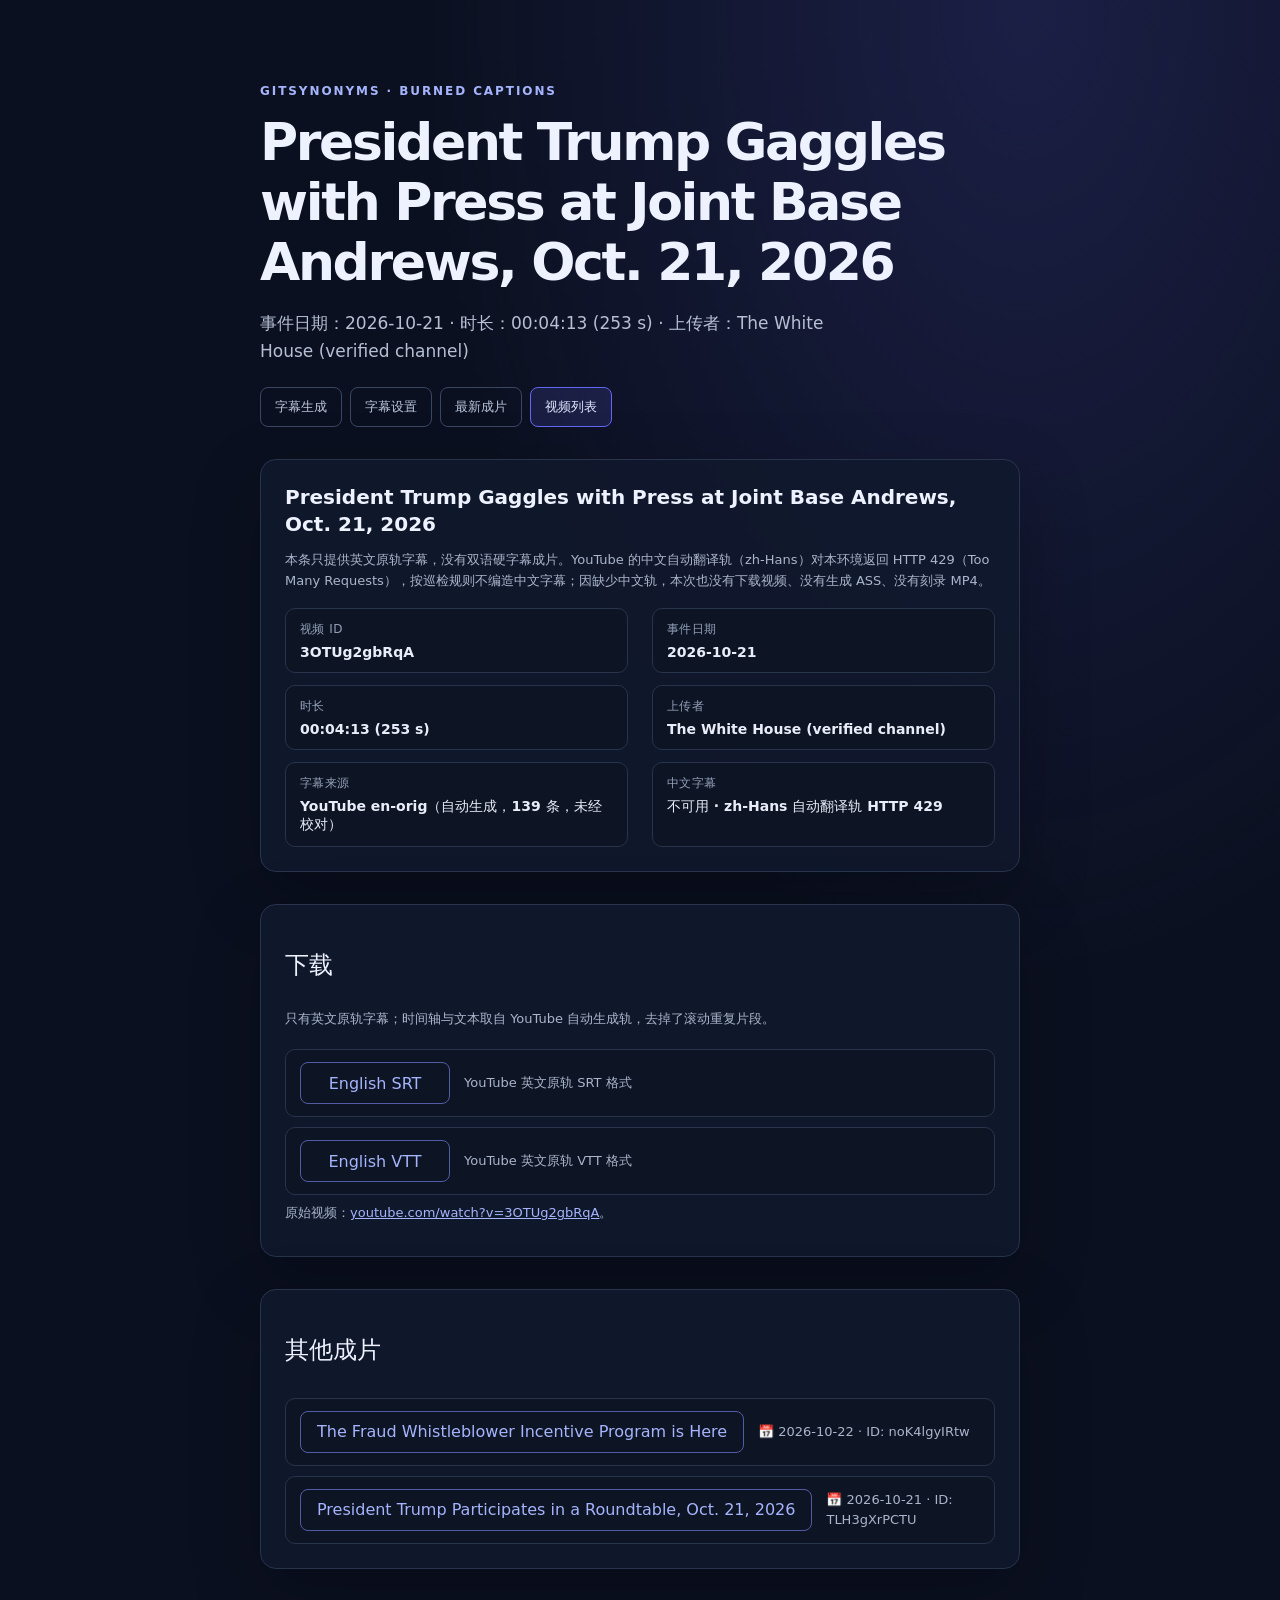
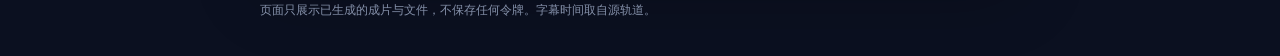
<file: site/videos/3OTUg2gbRqA.html>
<!doctype html>
<html lang="zh-CN">
  <head>
    <meta charset="utf-8">
    <meta name="viewport" content="width=device-width, initial-scale=1">
    <meta name="theme-color" content="#0b1020">
    <title>President Trump Gaggles with Press at Joint Base Andrews, Oct. 21, 2026 · GitSynonyms</title>
    <link rel="stylesheet" href="../styles.css?v=video-v2">
  </head>
  <body>
    <main class="shell">
      <header>
        <p class="eyebrow">GITSYNONYMS · BURNED CAPTIONS</p>
        <h1>President Trump Gaggles with Press at Joint Base Andrews, Oct. 21, 2026</h1>
        <p class="intro">事件日期：2026-10-21 · 时长：00:04:13 (253 s) · 上传者：The White House (verified channel)</p>
        <nav class="page-nav" aria-label="主导航">
          <a href="../">字幕生成</a>
          <a href="../settings.html">字幕设置</a>
          <a href="../latest.html">最新成片</a>
          <a class="active" href="../videos.html">视频列表</a>
        </nav>
      </header>

      <section class="panel video-panel" aria-labelledby="video-title">
        <h2 id="video-title">President Trump Gaggles with Press at Joint Base Andrews, Oct. 21, 2026</h2>
        <p class="hint">本条只提供英文原轨字幕，没有双语硬字幕成片。YouTube 的中文自动翻译轨（zh-Hans）对本环境返回 HTTP 429（Too Many Requests），按巡检规则不编造中文字幕；因缺少中文轨，本次也没有下载视频、没有生成 ASS、没有刻录 MP4。</p>
        <dl class="meta-grid">
          <div><dt>视频 ID</dt><dd>3OTUg2gbRqA</dd></div>
          <div><dt>事件日期</dt><dd>2026-10-21</dd></div>
          <div><dt>时长</dt><dd>00:04:13 (253 s)</dd></div>
          <div><dt>上传者</dt><dd>The White House (verified channel)</dd></div>
          <div><dt>字幕来源</dt><dd>YouTube en-orig（自动生成，139 条，未经校对）</dd></div>
          <div><dt>中文字幕</dt><dd>不可用 · zh-Hans 自动翻译轨 HTTP 429</dd></div>
        </dl>
      </section>

      <section class="panel" aria-labelledby="download-title">
        <h2 id="download-title">下载</h2>
        <p class="hint">只有英文原轨字幕；时间轴与文本取自 YouTube 自动生成轨，去掉了滚动重复片段。</p>
        <ul class="download-list">
          <li>
            <a class="secondary-button" href="../captions/3OTUg2gbRqA.en-orig.srt">English SRT</a>
            <span>YouTube 英文原轨 SRT 格式</span>
          </li>
          <li>
            <a class="secondary-button" href="../captions/3OTUg2gbRqA.en-orig.vtt">English VTT</a>
            <span>YouTube 英文原轨 VTT 格式</span>
          </li>
        </ul>
        <p class="hint">原始视频：<a href="https://www.youtube.com/watch?v=3OTUg2gbRqA" target="_blank" rel="noreferrer">youtube.com/watch?v=3OTUg2gbRqA</a>。</p>
      </section>

      <section class="panel" aria-labelledby="siblings-title">
        <h2 id="siblings-title">其他成片</h2>
        <ul class="download-list">
          <li>
            <a class="secondary-button" href="noK4lgyIRtw.html">The Fraud Whistleblower Incentive Program is Here</a>
            <span>📅 2026-10-22 · ID: noK4lgyIRtw</span>
          </li>
          <li>
            <a class="secondary-button" href="TLH3gXrPCTU.html">President Trump Participates in a Roundtable, Oct. 21, 2026</a>
            <span>📅 2026-10-21 · ID: TLH3gXrPCTU</span>
          </li>
        </ul>
      </section>

      <footer>
        页面只展示已生成的成片与文件，不保存任何令牌。字幕时间取自源轨道。
      </footer>
    </main>
  </body>
</html>
</file>
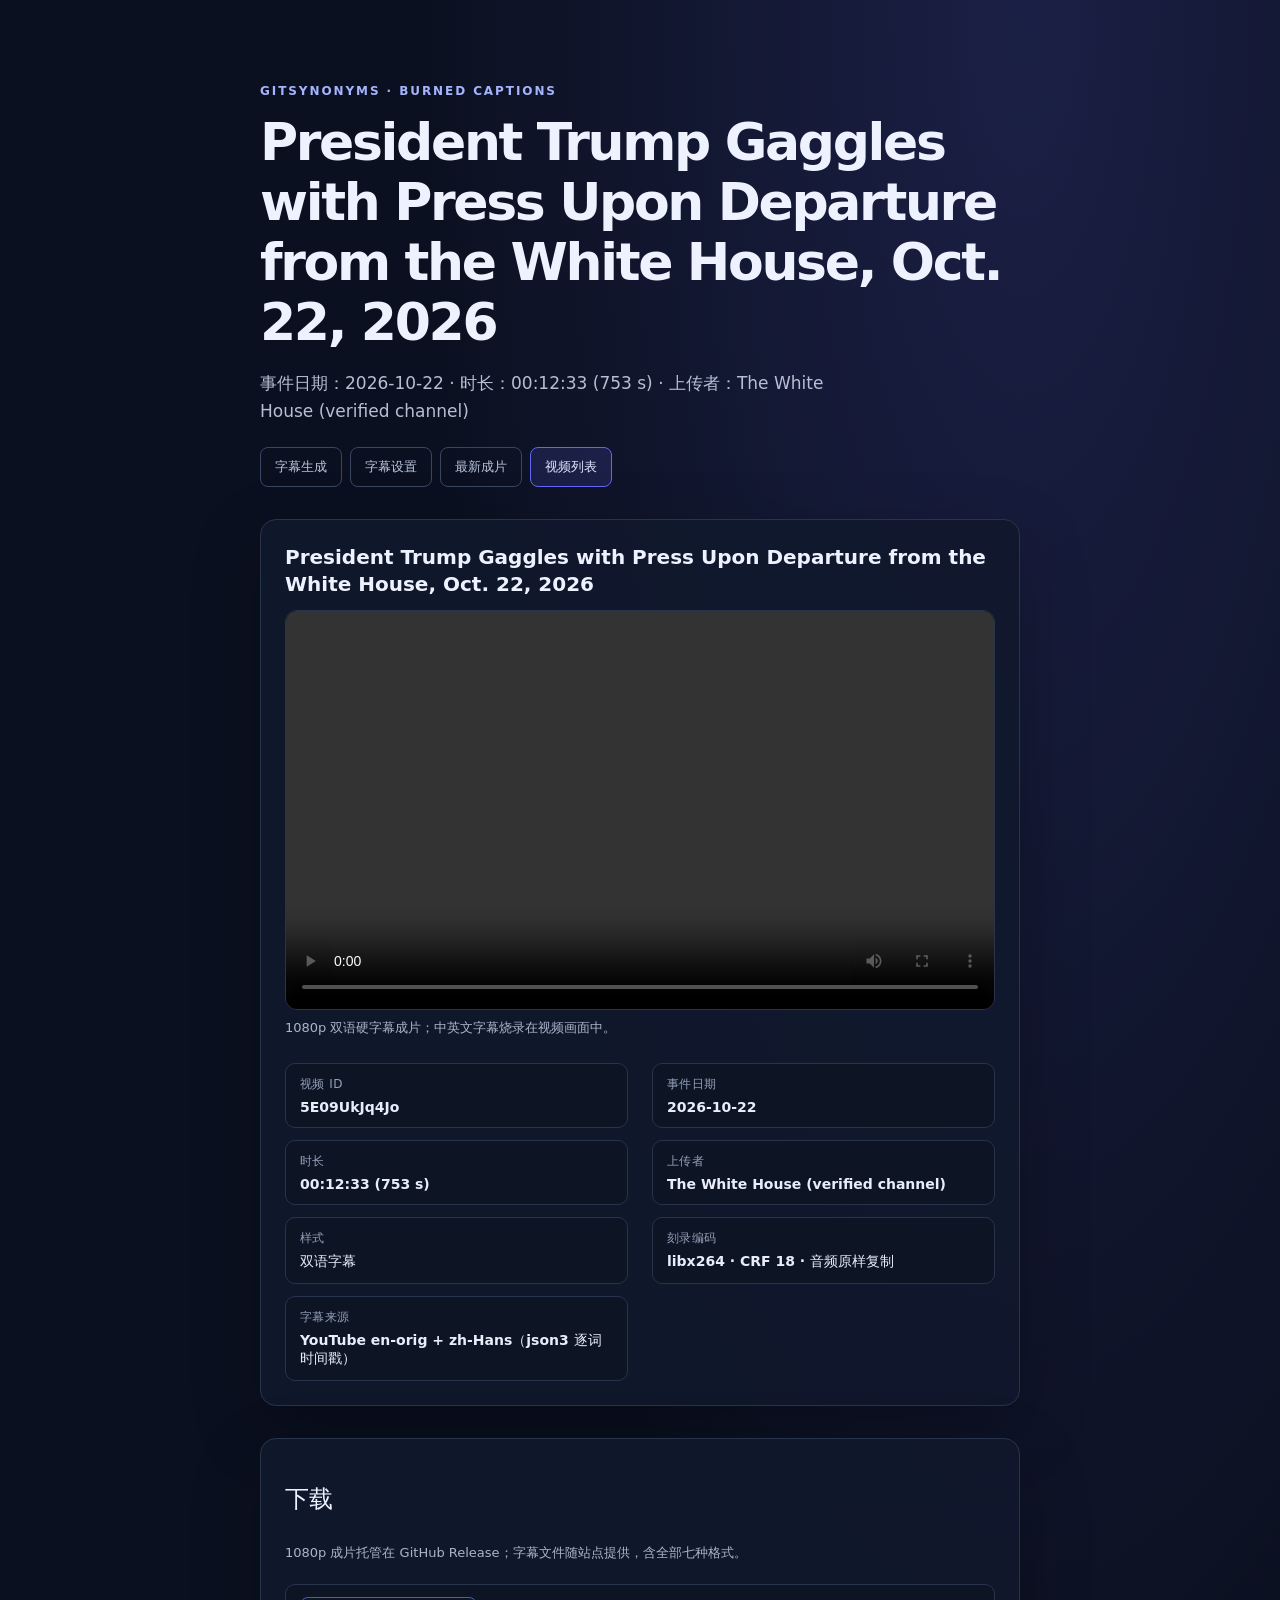
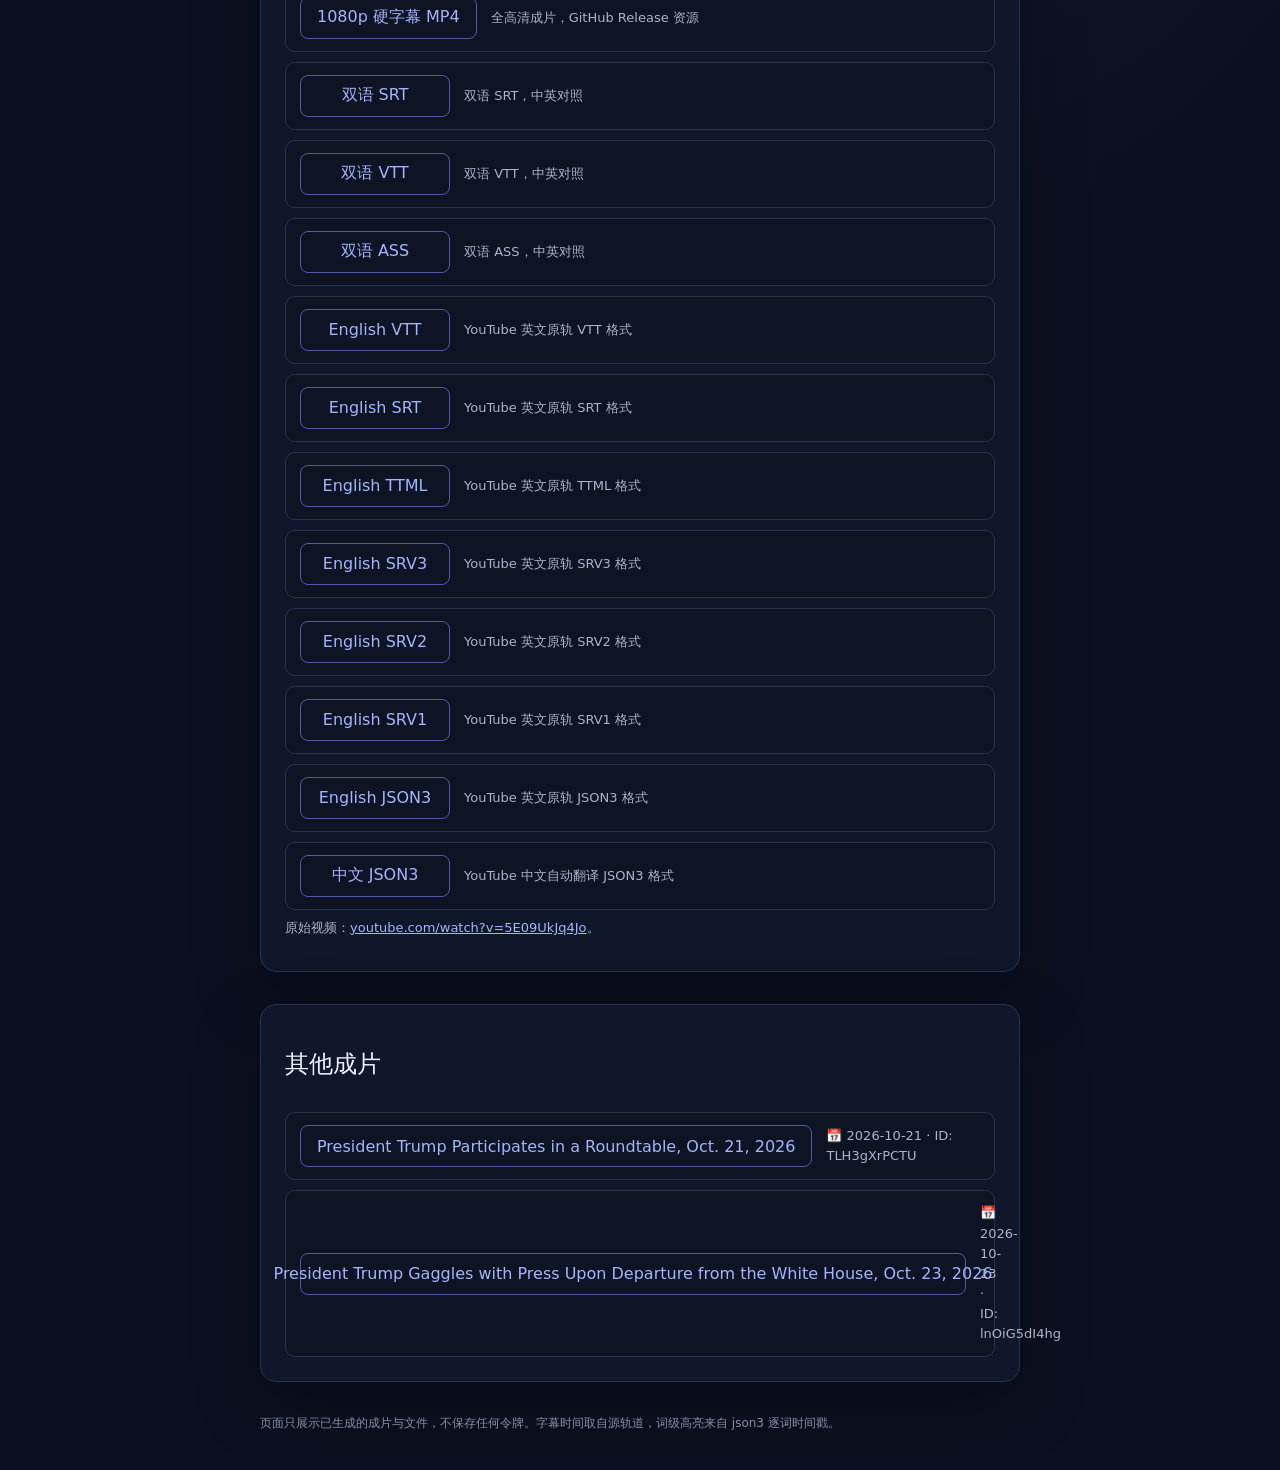
<file: site/videos/5E09UkJq4Jo.html>
<!doctype html>
<html lang="zh-CN">
  <head>
    <meta charset="utf-8">
    <meta name="viewport" content="width=device-width, initial-scale=1">
    <meta name="theme-color" content="#0b1020">
    <title>President Trump Gaggles with Press Upon Departure from the White House, Oct. 22, 2026 · GitSynonyms</title>
    <link rel="stylesheet" href="../styles.css?v=video-v2">
  </head>
  <body>
    <main class="shell">
      <header>
        <p class="eyebrow">GITSYNONYMS · BURNED CAPTIONS</p>
        <h1>President Trump Gaggles with Press Upon Departure from the White House, Oct. 22, 2026</h1>
        <p class="intro">事件日期：2026-10-22 · 时长：00:12:33 (753 s) · 上传者：The White House (verified channel)</p>
        <nav class="page-nav" aria-label="主导航">
          <a href="../">字幕生成</a>
          <a href="../settings.html">字幕设置</a>
          <a href="../latest.html">最新成片</a>
          <a class="active" href="../videos.html">视频列表</a>
        </nav>
      </header>

      <section class="panel video-panel" aria-labelledby="video-title">
        <h2 id="video-title">President Trump Gaggles with Press Upon Departure from the White House, Oct. 22, 2026</h2>
        <div class="video-frame">
          <video controls preload="metadata" playsinline>
            <source src="https://github.com/gitsynonyms/gitsynonyms/releases/download/5E09UkJq4Jo/Burned_Bilingual_5E09UkJq4Jo.mp4" type="video/mp4">
            Your browser cannot play this MP4 preview. Use the download links below.
          </video>
        </div>
        <p class="hint">1080p 双语硬字幕成片；中英文字幕烧录在视频画面中。</p>
        <dl class="meta-grid">
          <div><dt>视频 ID</dt><dd>5E09UkJq4Jo</dd></div>
          <div><dt>事件日期</dt><dd>2026-10-22</dd></div>
          <div><dt>时长</dt><dd>00:12:33 (753 s)</dd></div>
          <div><dt>上传者</dt><dd>The White House (verified channel)</dd></div>
          <div><dt>样式</dt><dd>双语字幕</dd></div>
          <div><dt>刻录编码</dt><dd>libx264 · CRF 18 · 音频原样复制</dd></div>
          <div><dt>字幕来源</dt><dd>YouTube en-orig + zh-Hans（json3 逐词时间戳）</dd></div>
        </dl>
      </section>

      <section class="panel" aria-labelledby="download-title">
        <h2 id="download-title">下载</h2>
        <p class="hint">1080p 成片托管在 GitHub Release；字幕文件随站点提供，含全部七种格式。</p>
        <ul class="download-list">
          <li>
            <a class="secondary-button" href="https://github.com/gitsynonyms/gitsynonyms/releases/download/5E09UkJq4Jo/Burned_Bilingual_5E09UkJq4Jo.mp4">1080p 硬字幕 MP4</a>
            <span>全高清成片，GitHub Release 资源</span>
          </li>
          <li>
            <a class="secondary-button" href="captions/5E09UkJq4Jo.bilingual.srt">双语 SRT</a>
            <span>双语 SRT，中英对照</span>
          </li>
          <li>
            <a class="secondary-button" href="captions/5E09UkJq4Jo.bilingual.vtt">双语 VTT</a>
            <span>双语 VTT，中英对照</span>
          </li>
          <li>
            <a class="secondary-button" href="captions/5E09UkJq4Jo.bilingual.ass">双语 ASS</a>
            <span>双语 ASS，中英对照</span>
          </li>
          <li>
            <a class="secondary-button" href="captions/5E09UkJq4Jo.en-orig.vtt">English VTT</a>
            <span>YouTube 英文原轨 VTT 格式</span>
          </li>
          <li>
            <a class="secondary-button" href="captions/5E09UkJq4Jo.en-orig.srt">English SRT</a>
            <span>YouTube 英文原轨 SRT 格式</span>
          </li>
          <li>
            <a class="secondary-button" href="captions/5E09UkJq4Jo.en-orig.ttml">English TTML</a>
            <span>YouTube 英文原轨 TTML 格式</span>
          </li>
          <li>
            <a class="secondary-button" href="captions/5E09UkJq4Jo.en-orig.srv3">English SRV3</a>
            <span>YouTube 英文原轨 SRV3 格式</span>
          </li>
          <li>
            <a class="secondary-button" href="captions/5E09UkJq4Jo.en-orig.srv2">English SRV2</a>
            <span>YouTube 英文原轨 SRV2 格式</span>
          </li>
          <li>
            <a class="secondary-button" href="captions/5E09UkJq4Jo.en-orig.srv1">English SRV1</a>
            <span>YouTube 英文原轨 SRV1 格式</span>
          </li>
          <li>
            <a class="secondary-button" href="captions/5E09UkJq4Jo.en-orig.json3">English JSON3</a>
            <span>YouTube 英文原轨 JSON3 格式</span>
          </li>
          <li>
            <a class="secondary-button" href="captions/5E09UkJq4Jo.zh-Hans.json3">中文 JSON3</a>
            <span>YouTube 中文自动翻译 JSON3 格式</span>
          </li>
        </ul>
        <p class="hint">原始视频：<a href="https://www.youtube.com/watch?v=5E09UkJq4Jo" target="_blank" rel="noreferrer">youtube.com/watch?v=5E09UkJq4Jo</a>。</p>
      </section>

      <section class="panel" aria-labelledby="siblings-title">
        <h2 id="siblings-title">其他成片</h2>
        <ul class="download-list">
          <li>
            <a class="secondary-button" href="TLH3gXrPCTU.html">President Trump Participates in a Roundtable, Oct. 21, 2026</a>
            <span>📅 2026-10-21 · ID: TLH3gXrPCTU</span>
          </li>
          <li>
            <a class="secondary-button" href="lnOiG5dI4hg.html">President Trump Gaggles with Press Upon Departure from the White House, Oct. 23, 2026</a>
            <span>📅 2026-10-23 · ID: lnOiG5dI4hg</span>
          </li>
        </ul>
      </section>

      <footer>
        页面只展示已生成的成片与文件，不保存任何令牌。字幕时间取自源轨道，词级高亮来自 json3 逐词时间戳。
      </footer>
    </main>
  </body>
</html>
</file>
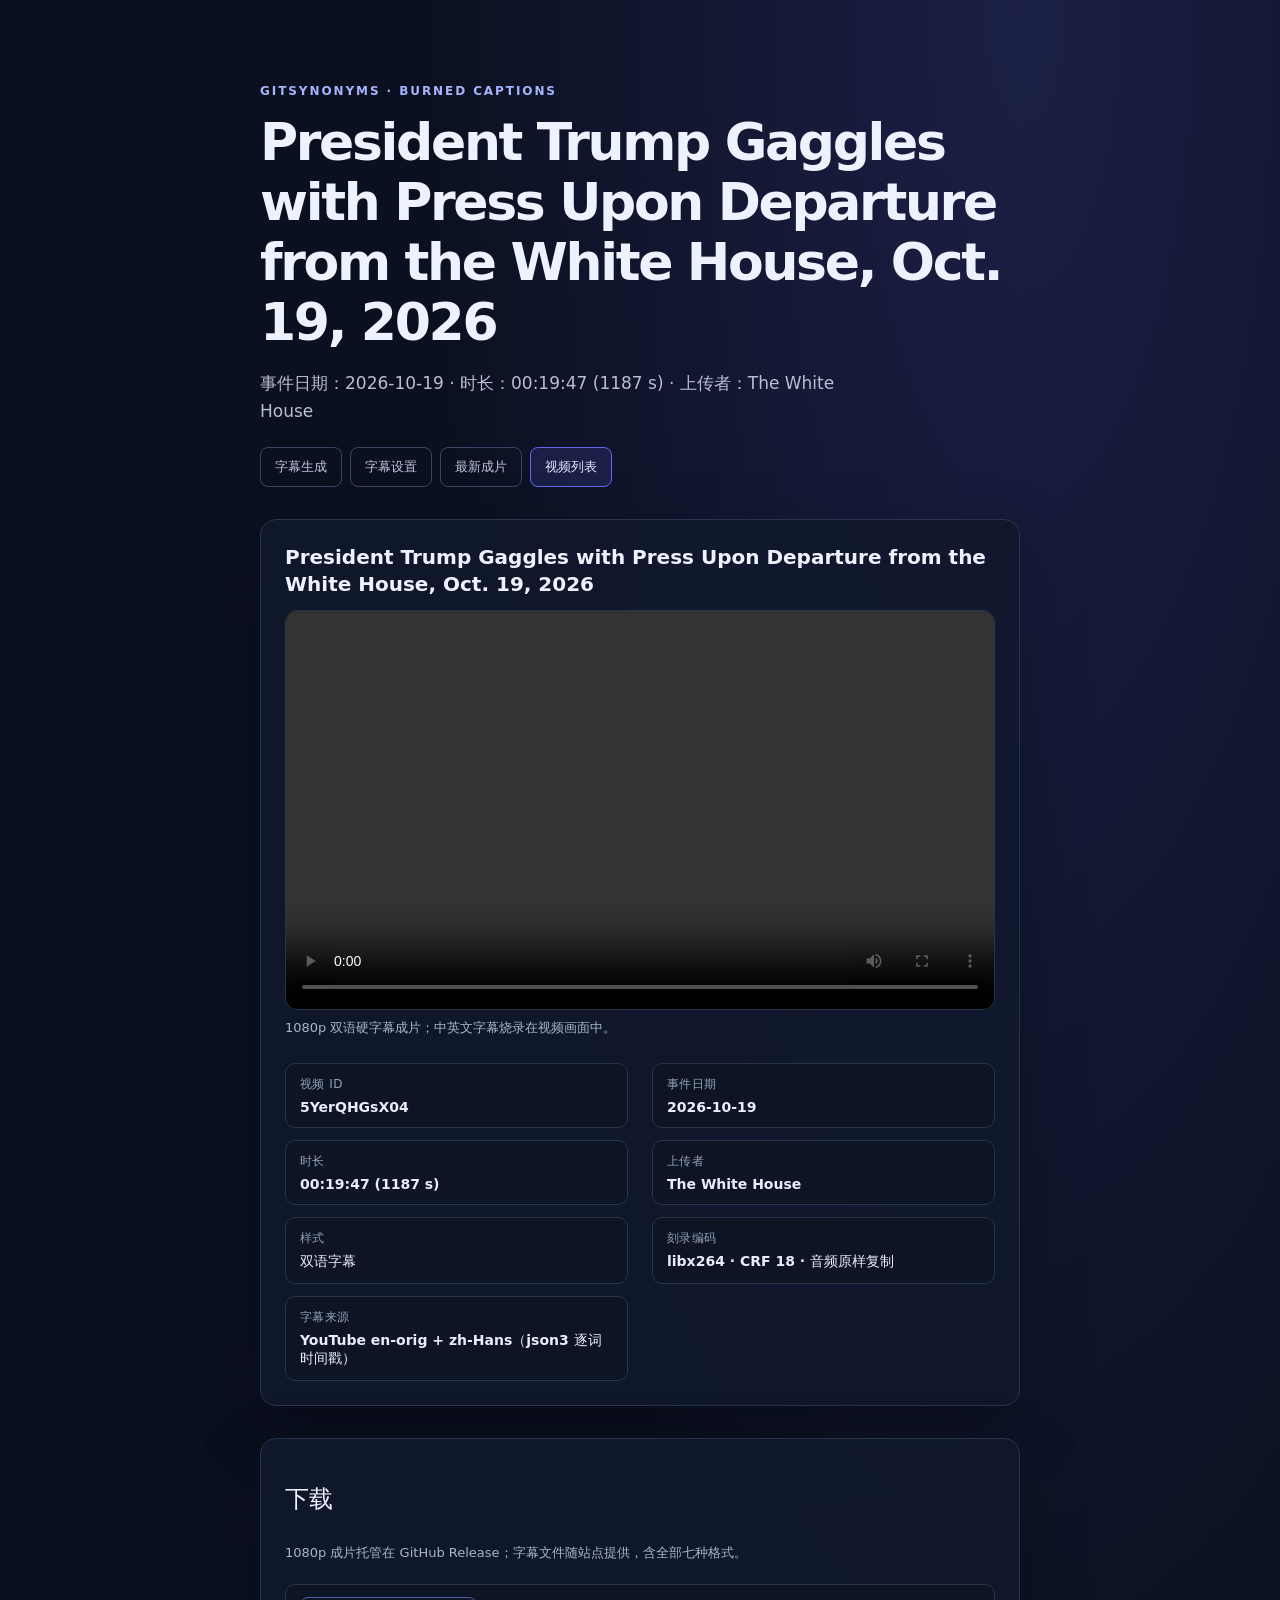
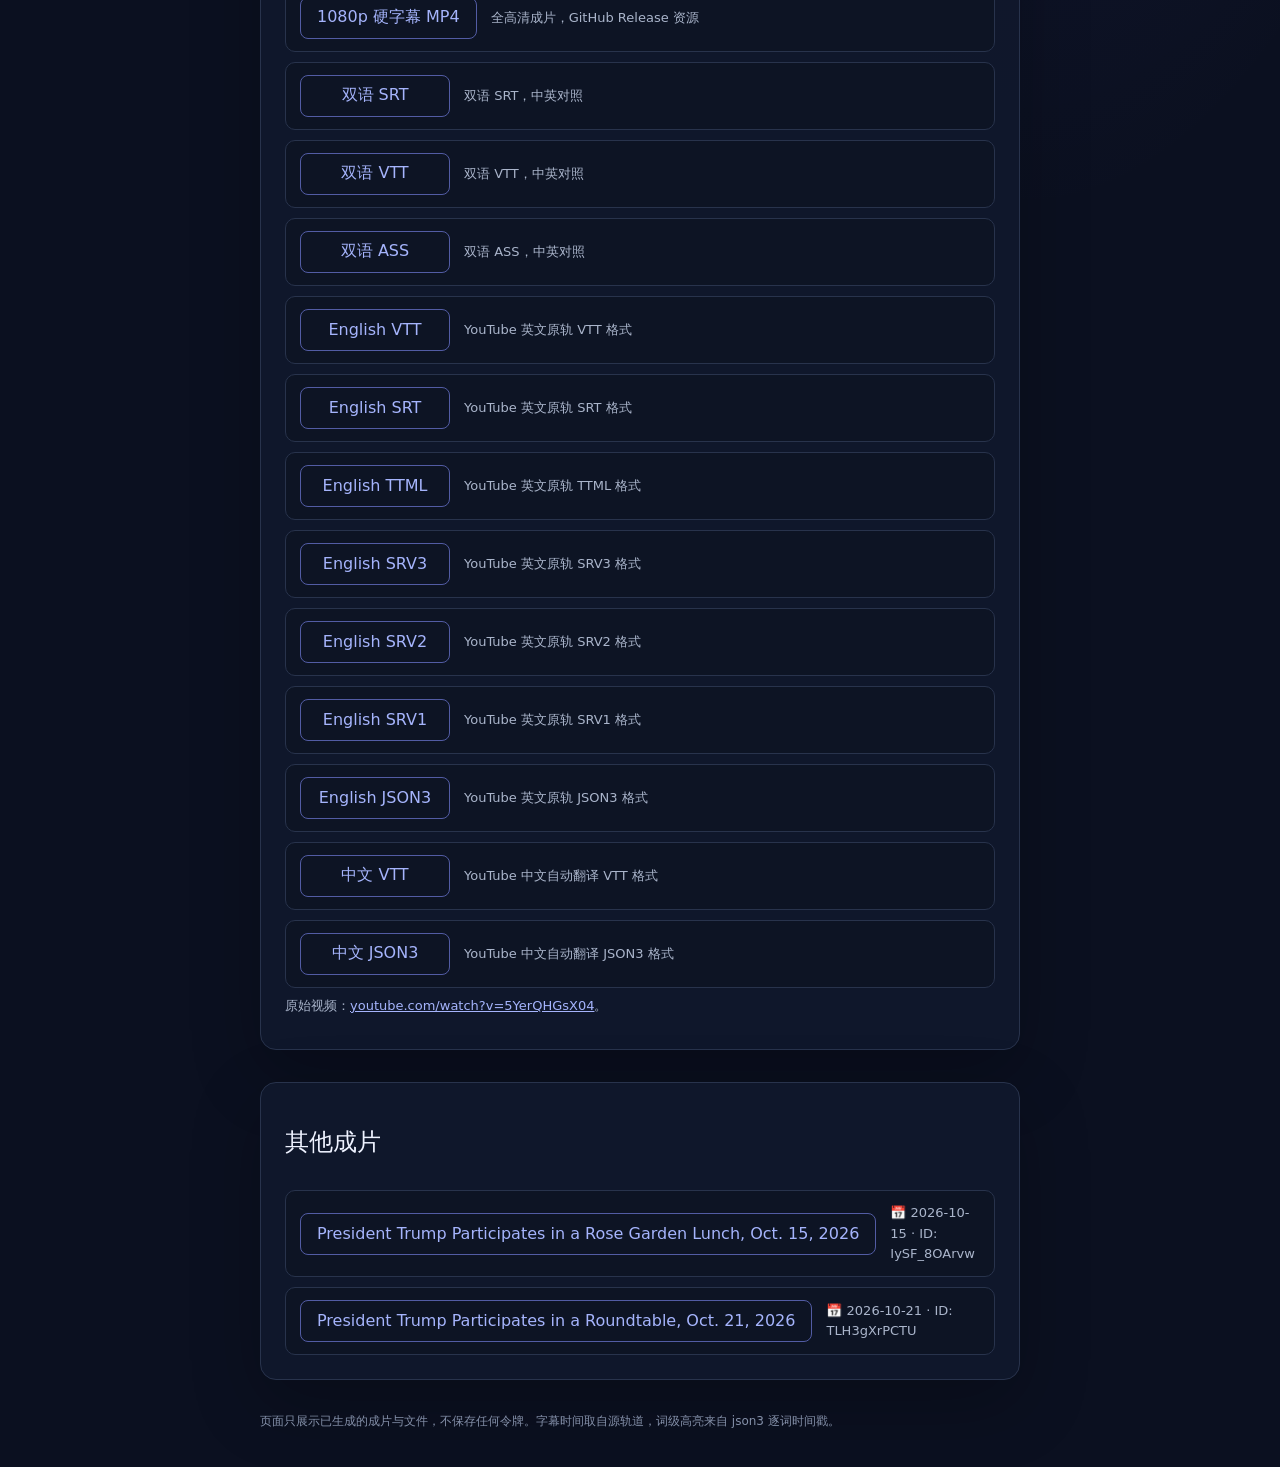
<file: site/videos/5YerQHGsX04.html>
<!doctype html>
<html lang="zh-CN">
  <head>
    <meta charset="utf-8">
    <meta name="viewport" content="width=device-width, initial-scale=1">
    <meta name="theme-color" content="#0b1020">
    <title>President Trump Gaggles with Press Upon Departure from the White House, Oct. 19, 2026 · GitSynonyms</title>
    <link rel="stylesheet" href="../styles.css?v=video-v2">
  </head>
  <body>
    <main class="shell">
      <header>
        <p class="eyebrow">GITSYNONYMS · BURNED CAPTIONS</p>
        <h1>President Trump Gaggles with Press Upon Departure from the White House, Oct. 19, 2026</h1>
        <p class="intro">事件日期：2026-10-19 · 时长：00:19:47 (1187 s) · 上传者：The White House</p>
        <nav class="page-nav" aria-label="主导航">
          <a href="../">字幕生成</a>
          <a href="../settings.html">字幕设置</a>
          <a href="../latest.html">最新成片</a>
          <a class="active" href="../videos.html">视频列表</a>
        </nav>
      </header>

      <section class="panel video-panel" aria-labelledby="video-title">
        <h2 id="video-title">President Trump Gaggles with Press Upon Departure from the White House, Oct. 19, 2026</h2>
        <div class="video-frame">
          <video controls preload="metadata" playsinline>
            <source src="https://github.com/gitsynonyms/gitsynonyms/releases/download/5YerQHGsX04/Burned_Bilingual_5YerQHGsX04.mp4" type="video/mp4">
            Your browser cannot play this MP4 preview. Use the download links below.
          </video>
        </div>
        <p class="hint">1080p 双语硬字幕成片；中英文字幕烧录在视频画面中。</p>
        <dl class="meta-grid">
          <div><dt>视频 ID</dt><dd>5YerQHGsX04</dd></div>
          <div><dt>事件日期</dt><dd>2026-10-19</dd></div>
          <div><dt>时长</dt><dd>00:19:47 (1187 s)</dd></div>
          <div><dt>上传者</dt><dd>The White House</dd></div>
          <div><dt>样式</dt><dd>双语字幕</dd></div>
          <div><dt>刻录编码</dt><dd>libx264 · CRF 18 · 音频原样复制</dd></div>
          <div><dt>字幕来源</dt><dd>YouTube en-orig + zh-Hans（json3 逐词时间戳）</dd></div>
        </dl>
      </section>

      <section class="panel" aria-labelledby="download-title">
        <h2 id="download-title">下载</h2>
        <p class="hint">1080p 成片托管在 GitHub Release；字幕文件随站点提供，含全部七种格式。</p>
        <ul class="download-list">
          <li>
            <a class="secondary-button" href="https://github.com/gitsynonyms/gitsynonyms/releases/download/5YerQHGsX04/Burned_Bilingual_5YerQHGsX04.mp4">1080p 硬字幕 MP4</a>
            <span>全高清成片，GitHub Release 资源</span>
          </li>
          <li>
            <a class="secondary-button" href="captions/5YerQHGsX04.bilingual.srt">双语 SRT</a>
            <span>双语 SRT，中英对照</span>
          </li>
          <li>
            <a class="secondary-button" href="captions/5YerQHGsX04.bilingual.vtt">双语 VTT</a>
            <span>双语 VTT，中英对照</span>
          </li>
          <li>
            <a class="secondary-button" href="captions/5YerQHGsX04.bilingual.ass">双语 ASS</a>
            <span>双语 ASS，中英对照</span>
          </li>
          <li>
            <a class="secondary-button" href="captions/5YerQHGsX04.en-orig.vtt">English VTT</a>
            <span>YouTube 英文原轨 VTT 格式</span>
          </li>
          <li>
            <a class="secondary-button" href="captions/5YerQHGsX04.en-orig.srt">English SRT</a>
            <span>YouTube 英文原轨 SRT 格式</span>
          </li>
          <li>
            <a class="secondary-button" href="captions/5YerQHGsX04.en-orig.ttml">English TTML</a>
            <span>YouTube 英文原轨 TTML 格式</span>
          </li>
          <li>
            <a class="secondary-button" href="captions/5YerQHGsX04.en-orig.srv3">English SRV3</a>
            <span>YouTube 英文原轨 SRV3 格式</span>
          </li>
          <li>
            <a class="secondary-button" href="captions/5YerQHGsX04.en-orig.srv2">English SRV2</a>
            <span>YouTube 英文原轨 SRV2 格式</span>
          </li>
          <li>
            <a class="secondary-button" href="captions/5YerQHGsX04.en-orig.srv1">English SRV1</a>
            <span>YouTube 英文原轨 SRV1 格式</span>
          </li>
          <li>
            <a class="secondary-button" href="captions/5YerQHGsX04.en-orig.json3">English JSON3</a>
            <span>YouTube 英文原轨 JSON3 格式</span>
          </li>
          <li>
            <a class="secondary-button" href="captions/5YerQHGsX04.zh-Hans.vtt">中文 VTT</a>
            <span>YouTube 中文自动翻译 VTT 格式</span>
          </li>
          <li>
            <a class="secondary-button" href="captions/5YerQHGsX04.zh-Hans.json3">中文 JSON3</a>
            <span>YouTube 中文自动翻译 JSON3 格式</span>
          </li>
        </ul>
        <p class="hint">原始视频：<a href="https://www.youtube.com/watch?v=5YerQHGsX04" target="_blank" rel="noreferrer">youtube.com/watch?v=5YerQHGsX04</a>。</p>
      </section>

      <section class="panel" aria-labelledby="siblings-title">
        <h2 id="siblings-title">其他成片</h2>
        <ul class="download-list">
          <li>
            <a class="secondary-button" href="IySF_8OArvw.html">President Trump Participates in a Rose Garden Lunch, Oct. 15, 2026</a>
            <span>📅 2026-10-15 · ID: IySF_8OArvw</span>
          </li>
          <li>
            <a class="secondary-button" href="TLH3gXrPCTU.html">President Trump Participates in a Roundtable, Oct. 21, 2026</a>
            <span>📅 2026-10-21 · ID: TLH3gXrPCTU</span>
          </li>
        </ul>
      </section>

      <footer>
        页面只展示已生成的成片与文件，不保存任何令牌。字幕时间取自源轨道，词级高亮来自 json3 逐词时间戳。
      </footer>
    </main>
  </body>
</html>
</file>
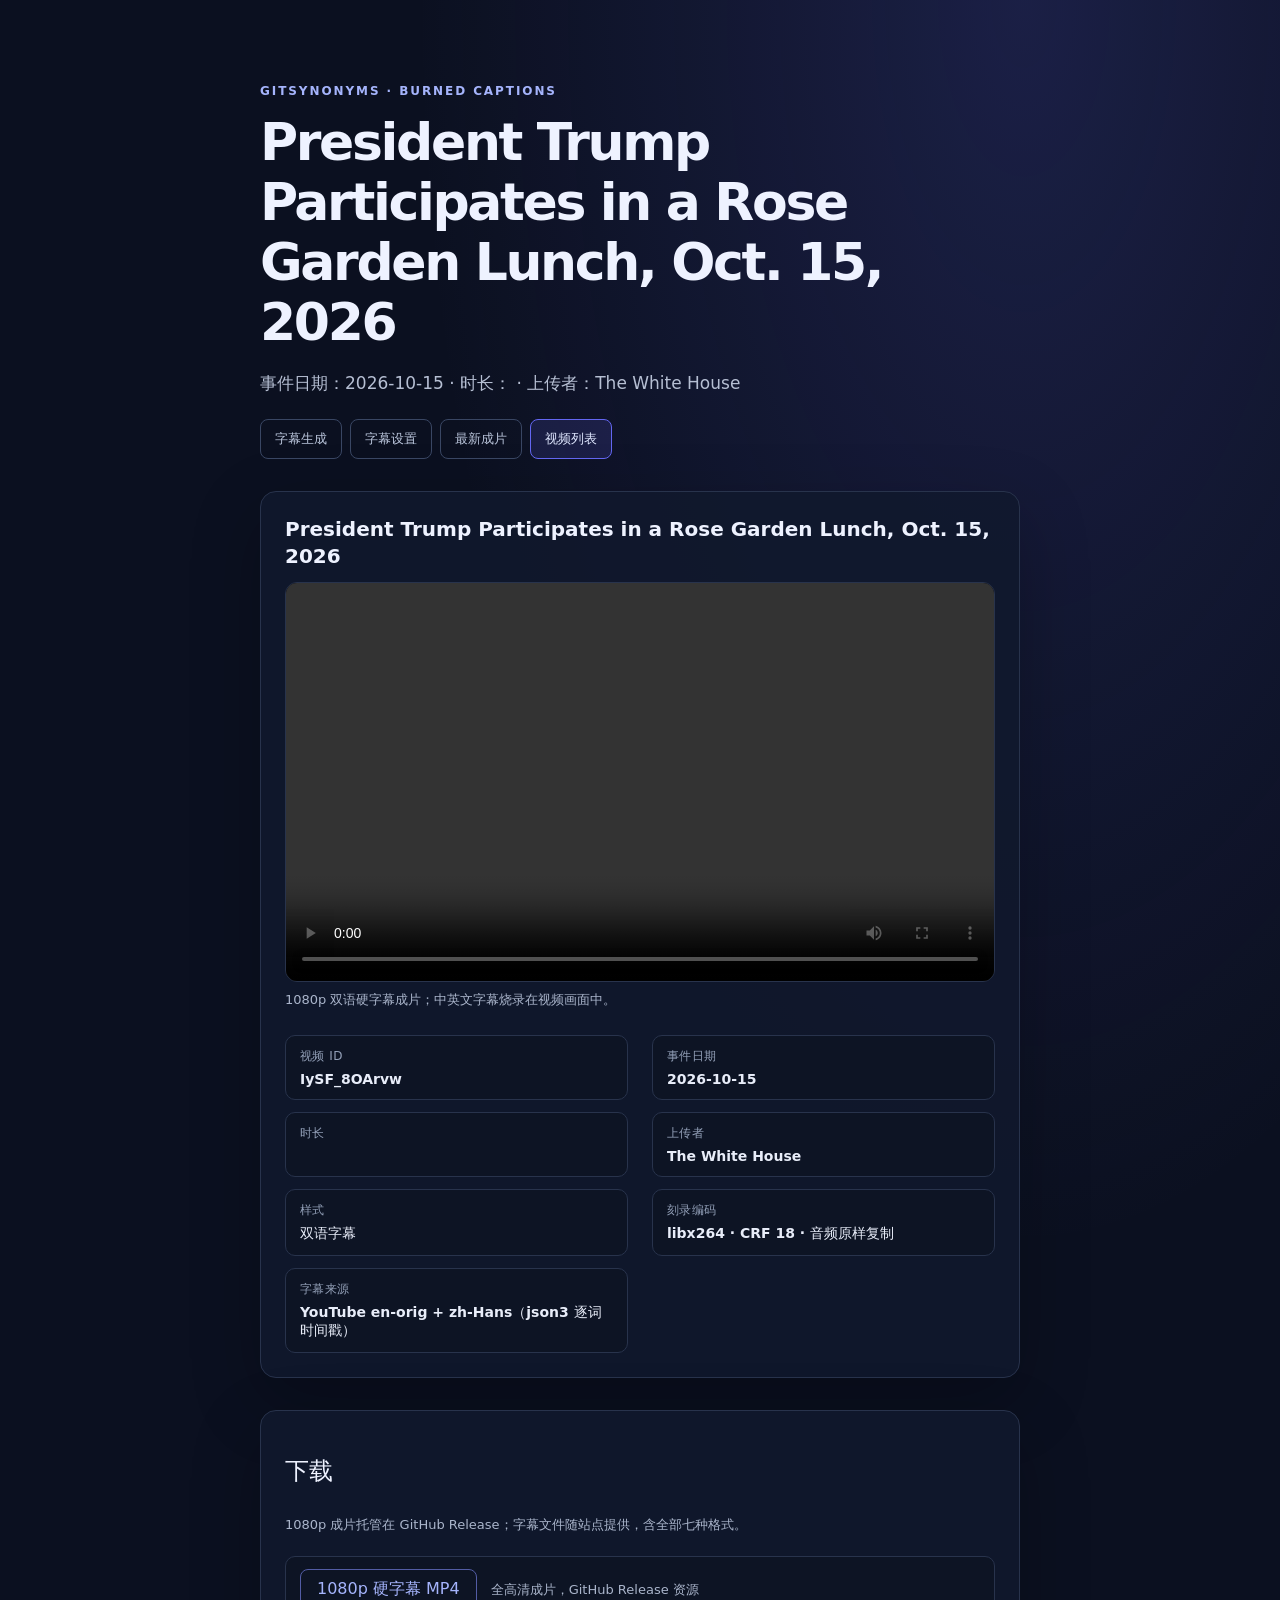
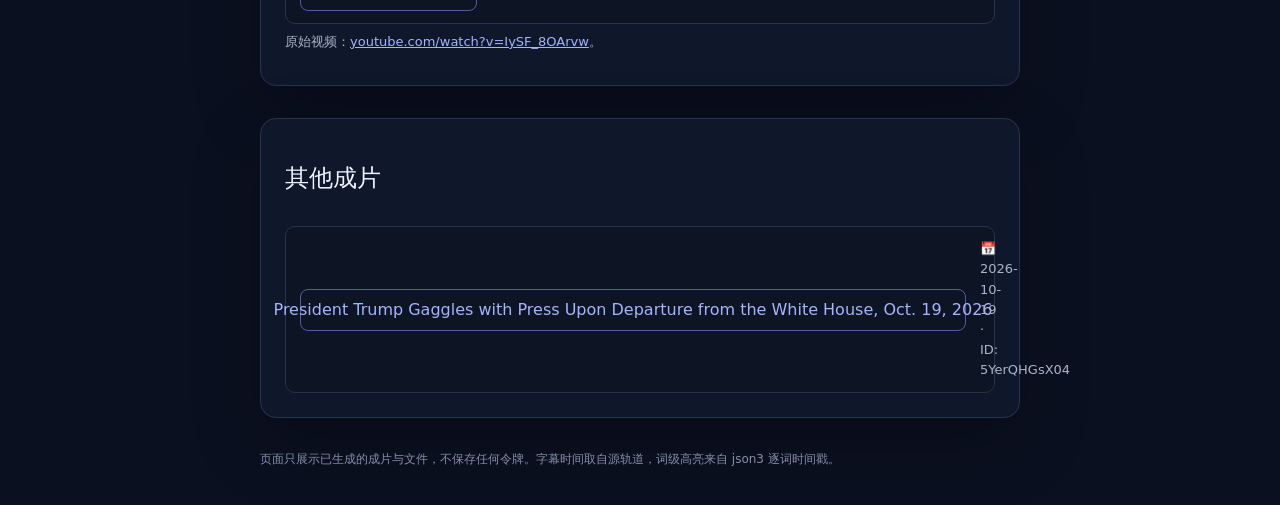
<file: site/videos/IySF_8OArvw.html>
<!doctype html>
<html lang="zh-CN">
  <head>
    <meta charset="utf-8">
    <meta name="viewport" content="width=device-width, initial-scale=1">
    <meta name="theme-color" content="#0b1020">
    <title>President Trump Participates in a Rose Garden Lunch, Oct. 15, 2026 · GitSynonyms</title>
    <link rel="stylesheet" href="../styles.css?v=video-v2">
  </head>
  <body>
    <main class="shell">
      <header>
        <p class="eyebrow">GITSYNONYMS · BURNED CAPTIONS</p>
        <h1>President Trump Participates in a Rose Garden Lunch, Oct. 15, 2026</h1>
        <p class="intro">事件日期：2026-10-15 · 时长： · 上传者：The White House</p>
        <nav class="page-nav" aria-label="主导航">
          <a href="../">字幕生成</a>
          <a href="../settings.html">字幕设置</a>
          <a href="../latest.html">最新成片</a>
          <a class="active" href="../videos.html">视频列表</a>
        </nav>
      </header>

      <section class="panel video-panel" aria-labelledby="video-title">
        <h2 id="video-title">President Trump Participates in a Rose Garden Lunch, Oct. 15, 2026</h2>
        <div class="video-frame">
          <video controls preload="metadata" playsinline>
            <source src="https://github.com/gitsynonyms/gitsynonyms/releases/download/IySF_8OArvw/Burned_Bilingual_IySF_8OArvw.mp4" type="video/mp4">
            Your browser cannot play this MP4 preview. Use the download links below.
          </video>
        </div>
        <p class="hint">1080p 双语硬字幕成片；中英文字幕烧录在视频画面中。</p>
        <dl class="meta-grid">
          <div><dt>视频 ID</dt><dd>IySF_8OArvw</dd></div>
          <div><dt>事件日期</dt><dd>2026-10-15</dd></div>
          <div><dt>时长</dt><dd></dd></div>
          <div><dt>上传者</dt><dd>The White House</dd></div>
          <div><dt>样式</dt><dd>双语字幕</dd></div>
          <div><dt>刻录编码</dt><dd>libx264 · CRF 18 · 音频原样复制</dd></div>
          <div><dt>字幕来源</dt><dd>YouTube en-orig + zh-Hans（json3 逐词时间戳）</dd></div>
        </dl>
      </section>

      <section class="panel" aria-labelledby="download-title">
        <h2 id="download-title">下载</h2>
        <p class="hint">1080p 成片托管在 GitHub Release；字幕文件随站点提供，含全部七种格式。</p>
        <ul class="download-list">
          <li>
            <a class="secondary-button" href="https://github.com/gitsynonyms/gitsynonyms/releases/download/IySF_8OArvw/Burned_Bilingual_IySF_8OArvw.mp4">1080p 硬字幕 MP4</a>
            <span>全高清成片，GitHub Release 资源</span>
          </li>
        </ul>
        <p class="hint">原始视频：<a href="https://www.youtube.com/watch?v=IySF_8OArvw" target="_blank" rel="noreferrer">youtube.com/watch?v=IySF_8OArvw</a>。</p>
      </section>

      <section class="panel" aria-labelledby="siblings-title">
        <h2 id="siblings-title">其他成片</h2>
        <ul class="download-list">
          <li>
            <a class="secondary-button" href="5YerQHGsX04.html">President Trump Gaggles with Press Upon Departure from the White House, Oct. 19, 2026</a>
            <span>📅 2026-10-19 · ID: 5YerQHGsX04</span>
          </li>
        </ul>
      </section>

      <footer>
        页面只展示已生成的成片与文件，不保存任何令牌。字幕时间取自源轨道，词级高亮来自 json3 逐词时间戳。
      </footer>
    </main>
  </body>
</html>
</file>
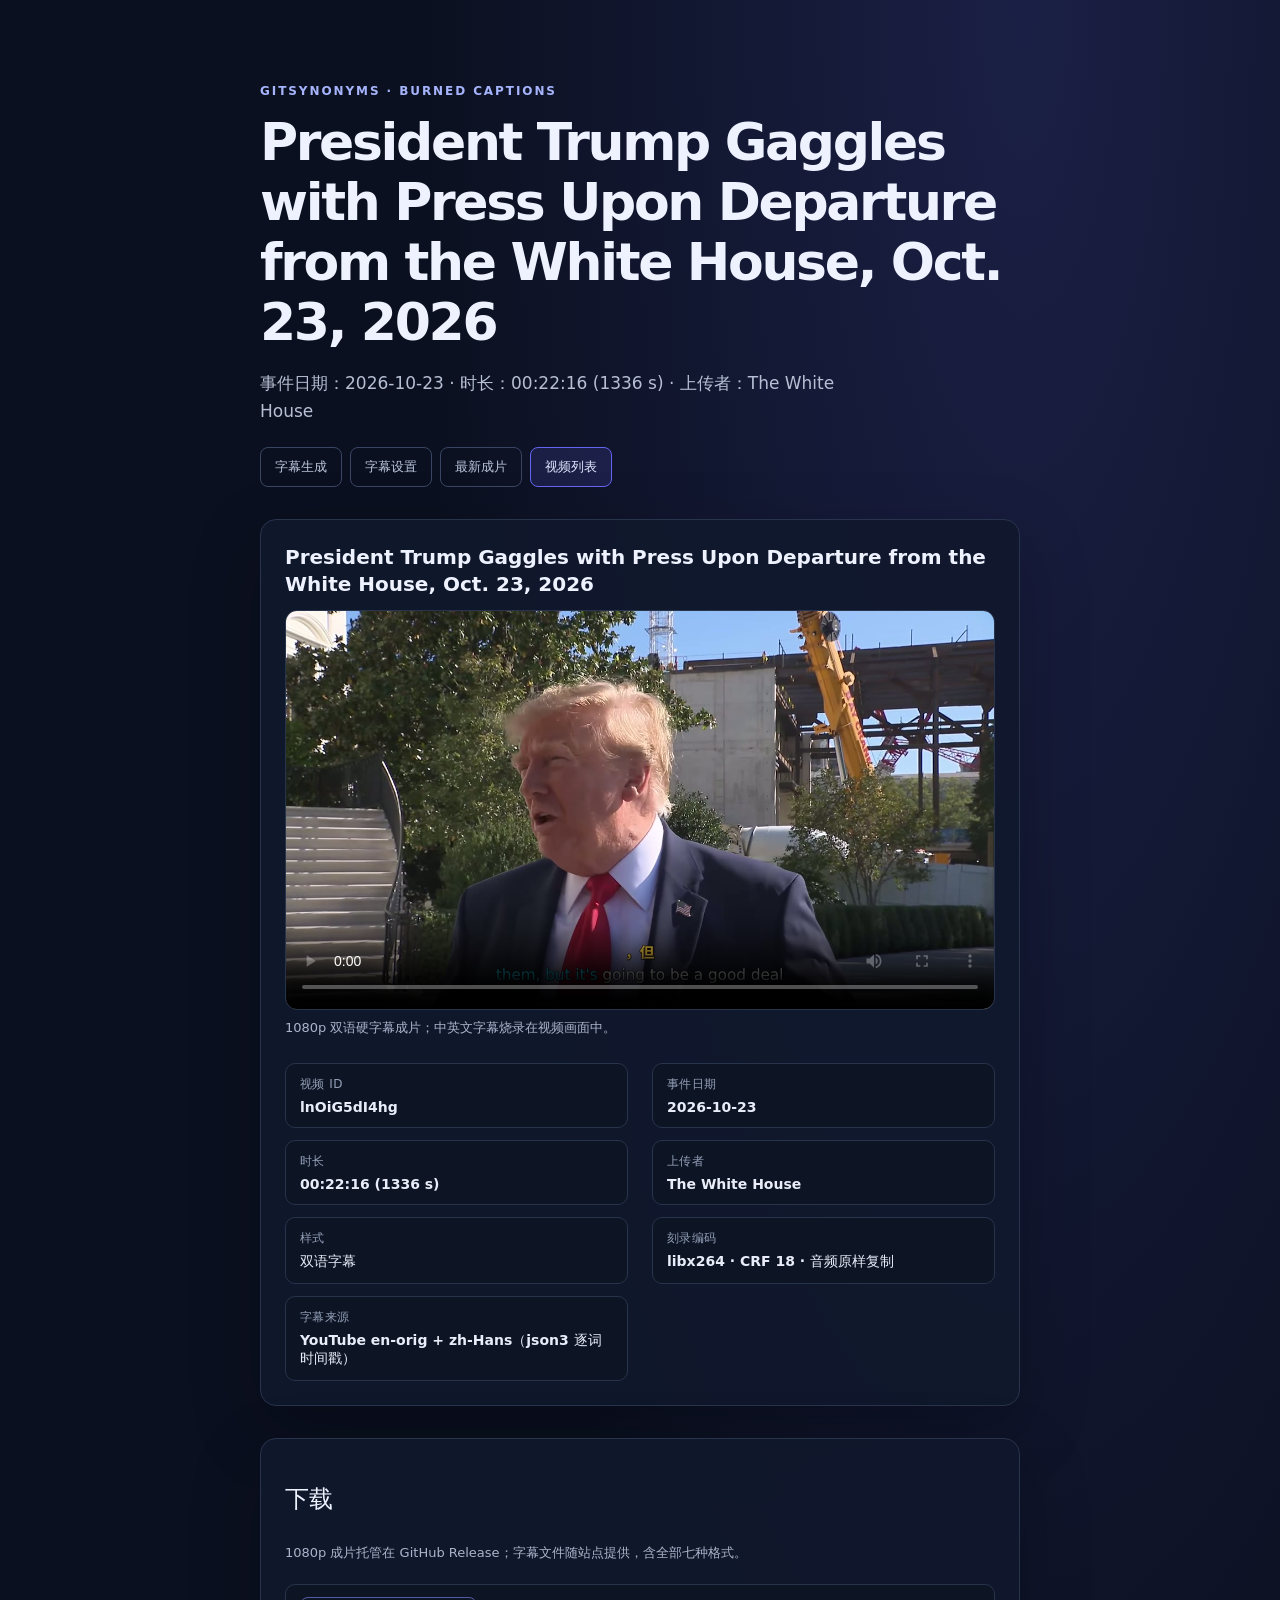
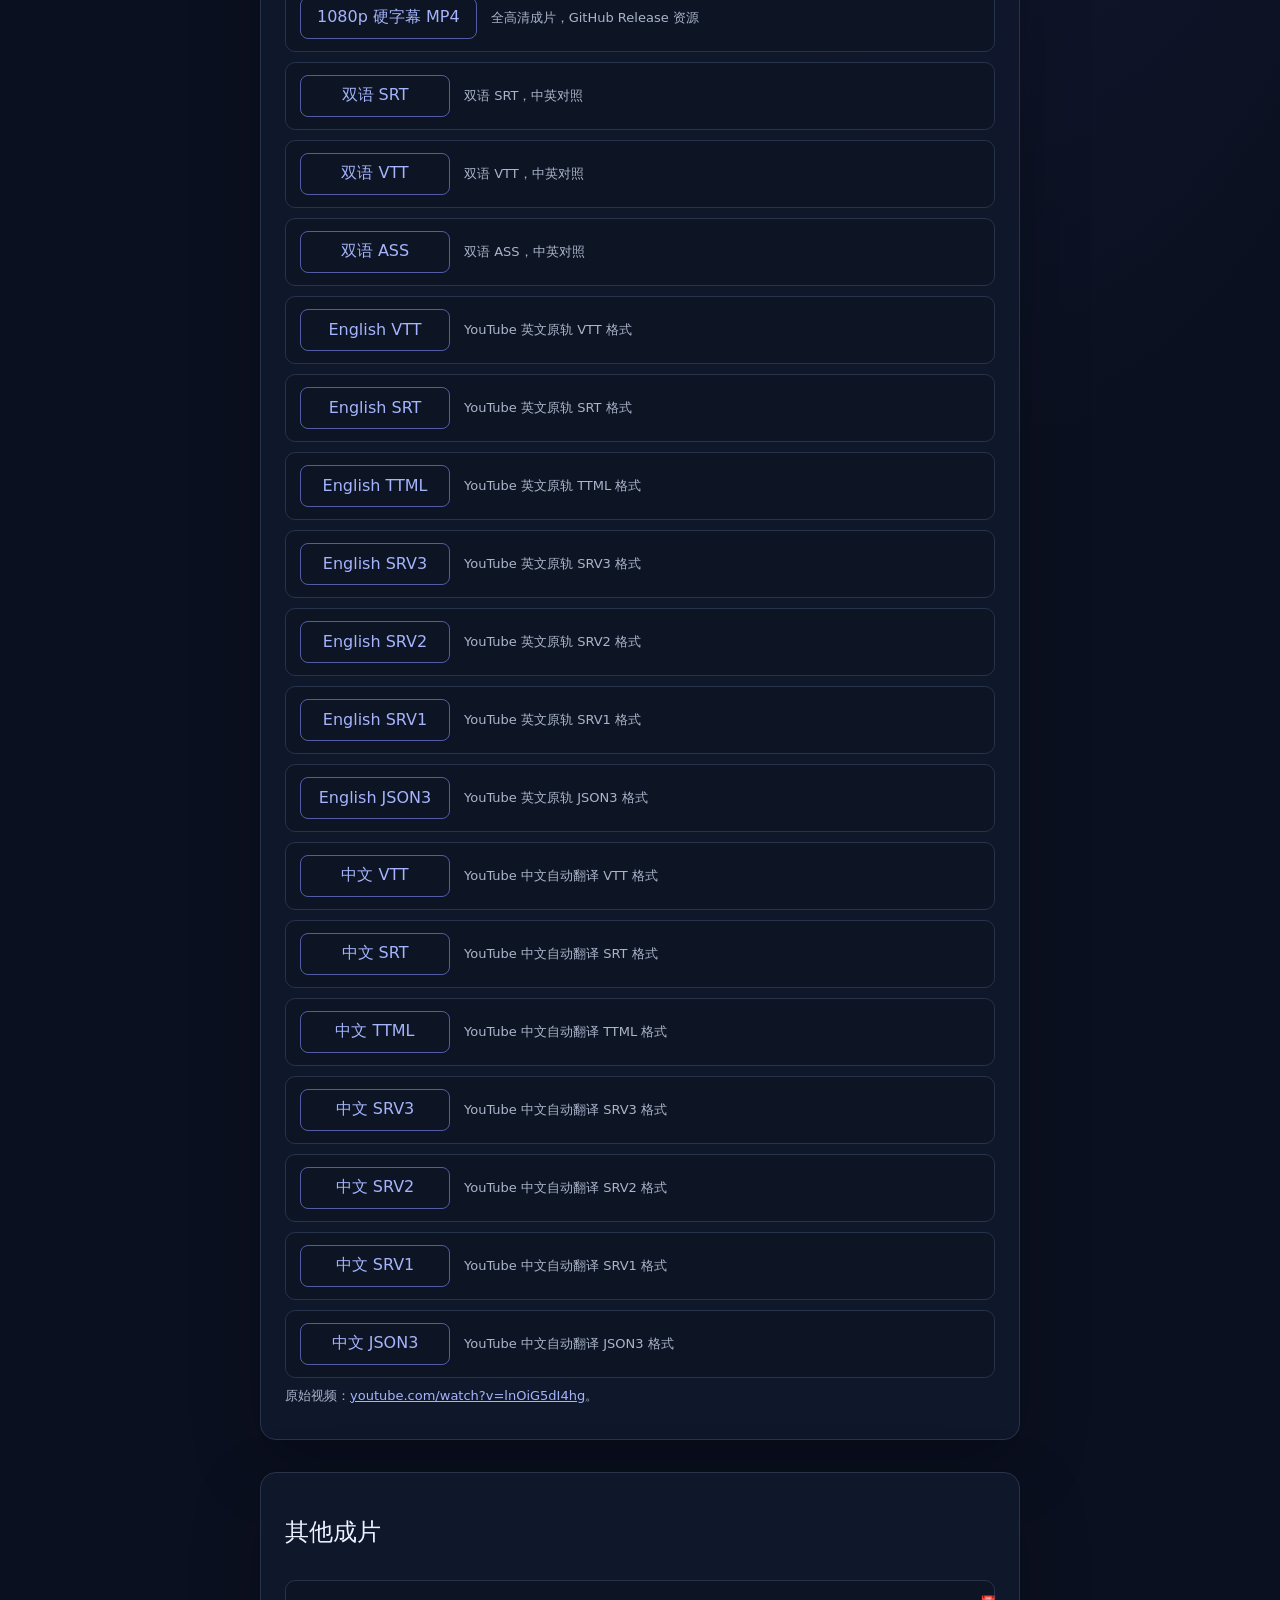
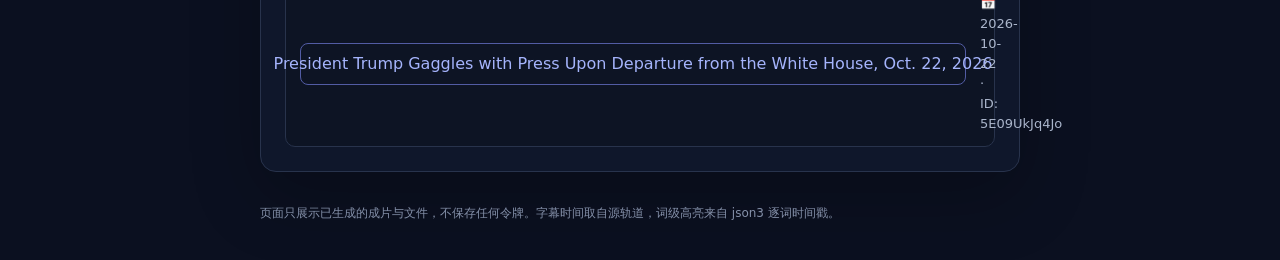
<file: site/videos/lnOiG5dI4hg.html>
<!doctype html>
<html lang="zh-CN">
  <head>
    <meta charset="utf-8">
    <meta name="viewport" content="width=device-width, initial-scale=1">
    <meta name="theme-color" content="#0b1020">
    <title>President Trump Gaggles with Press Upon Departure from the White House, Oct. 23, 2026 · GitSynonyms</title>
    <link rel="stylesheet" href="../styles.css?v=video-v2">
  </head>
  <body>
    <main class="shell">
      <header>
        <p class="eyebrow">GITSYNONYMS · BURNED CAPTIONS</p>
        <h1>President Trump Gaggles with Press Upon Departure from the White House, Oct. 23, 2026</h1>
        <p class="intro">事件日期：2026-10-23 · 时长：00:22:16 (1336 s) · 上传者：The White House</p>
        <nav class="page-nav" aria-label="主导航">
          <a href="../">字幕生成</a>
          <a href="../settings.html">字幕设置</a>
          <a href="../latest.html">最新成片</a>
          <a class="active" href="../videos.html">视频列表</a>
        </nav>
      </header>

      <section class="panel video-panel" aria-labelledby="video-title">
        <h2 id="video-title">President Trump Gaggles with Press Upon Departure from the White House, Oct. 23, 2026</h2>
        <div class="video-frame">
          <video controls preload="metadata" playsinline poster="../media/lnOiG5dI4hg-poster.jpg">
            <source src="https://github.com/gitsynonyms/gitsynonyms/releases/download/lnOiG5dI4hg/Burned_Bilingual_lnOiG5dI4hg.mp4" type="video/mp4">
            Your browser cannot play this MP4 preview. Use the download links below.
          </video>
        </div>
        <p class="hint">1080p 双语硬字幕成片；中英文字幕烧录在视频画面中。</p>
        <dl class="meta-grid">
          <div><dt>视频 ID</dt><dd>lnOiG5dI4hg</dd></div>
          <div><dt>事件日期</dt><dd>2026-10-23</dd></div>
          <div><dt>时长</dt><dd>00:22:16 (1336 s)</dd></div>
          <div><dt>上传者</dt><dd>The White House</dd></div>
          <div><dt>样式</dt><dd>双语字幕</dd></div>
          <div><dt>刻录编码</dt><dd>libx264 · CRF 18 · 音频原样复制</dd></div>
          <div><dt>字幕来源</dt><dd>YouTube en-orig + zh-Hans（json3 逐词时间戳）</dd></div>
        </dl>
      </section>

      <section class="panel" aria-labelledby="download-title">
        <h2 id="download-title">下载</h2>
        <p class="hint">1080p 成片托管在 GitHub Release；字幕文件随站点提供，含全部七种格式。</p>
        <ul class="download-list">
          <li>
            <a class="secondary-button" href="https://github.com/gitsynonyms/gitsynonyms/releases/download/lnOiG5dI4hg/Burned_Bilingual_lnOiG5dI4hg.mp4">1080p 硬字幕 MP4</a>
            <span>全高清成片，GitHub Release 资源</span>
          </li>
          <li>
            <a class="secondary-button" href="captions/lnOiG5dI4hg.bilingual.srt">双语 SRT</a>
            <span>双语 SRT，中英对照</span>
          </li>
          <li>
            <a class="secondary-button" href="captions/lnOiG5dI4hg.bilingual.vtt">双语 VTT</a>
            <span>双语 VTT，中英对照</span>
          </li>
          <li>
            <a class="secondary-button" href="captions/lnOiG5dI4hg.bilingual.ass">双语 ASS</a>
            <span>双语 ASS，中英对照</span>
          </li>
          <li>
            <a class="secondary-button" href="captions/lnOiG5dI4hg.en-orig.vtt">English VTT</a>
            <span>YouTube 英文原轨 VTT 格式</span>
          </li>
          <li>
            <a class="secondary-button" href="captions/lnOiG5dI4hg.en-orig.srt">English SRT</a>
            <span>YouTube 英文原轨 SRT 格式</span>
          </li>
          <li>
            <a class="secondary-button" href="captions/lnOiG5dI4hg.en-orig.ttml">English TTML</a>
            <span>YouTube 英文原轨 TTML 格式</span>
          </li>
          <li>
            <a class="secondary-button" href="captions/lnOiG5dI4hg.en-orig.srv3">English SRV3</a>
            <span>YouTube 英文原轨 SRV3 格式</span>
          </li>
          <li>
            <a class="secondary-button" href="captions/lnOiG5dI4hg.en-orig.srv2">English SRV2</a>
            <span>YouTube 英文原轨 SRV2 格式</span>
          </li>
          <li>
            <a class="secondary-button" href="captions/lnOiG5dI4hg.en-orig.srv1">English SRV1</a>
            <span>YouTube 英文原轨 SRV1 格式</span>
          </li>
          <li>
            <a class="secondary-button" href="captions/lnOiG5dI4hg.en-orig.json3">English JSON3</a>
            <span>YouTube 英文原轨 JSON3 格式</span>
          </li>
          <li>
            <a class="secondary-button" href="captions/lnOiG5dI4hg.zh-Hans.vtt">中文 VTT</a>
            <span>YouTube 中文自动翻译 VTT 格式</span>
          </li>
          <li>
            <a class="secondary-button" href="captions/lnOiG5dI4hg.zh-Hans.srt">中文 SRT</a>
            <span>YouTube 中文自动翻译 SRT 格式</span>
          </li>
          <li>
            <a class="secondary-button" href="captions/lnOiG5dI4hg.zh-Hans.ttml">中文 TTML</a>
            <span>YouTube 中文自动翻译 TTML 格式</span>
          </li>
          <li>
            <a class="secondary-button" href="captions/lnOiG5dI4hg.zh-Hans.srv3">中文 SRV3</a>
            <span>YouTube 中文自动翻译 SRV3 格式</span>
          </li>
          <li>
            <a class="secondary-button" href="captions/lnOiG5dI4hg.zh-Hans.srv2">中文 SRV2</a>
            <span>YouTube 中文自动翻译 SRV2 格式</span>
          </li>
          <li>
            <a class="secondary-button" href="captions/lnOiG5dI4hg.zh-Hans.srv1">中文 SRV1</a>
            <span>YouTube 中文自动翻译 SRV1 格式</span>
          </li>
          <li>
            <a class="secondary-button" href="captions/lnOiG5dI4hg.zh-Hans.json3">中文 JSON3</a>
            <span>YouTube 中文自动翻译 JSON3 格式</span>
          </li>
        </ul>
        <p class="hint">原始视频：<a href="https://www.youtube.com/watch?v=lnOiG5dI4hg" target="_blank" rel="noreferrer">youtube.com/watch?v=lnOiG5dI4hg</a>。</p>
      </section>

      <section class="panel" aria-labelledby="siblings-title">
        <h2 id="siblings-title">其他成片</h2>
        <ul class="download-list">
          <li>
            <a class="secondary-button" href="5E09UkJq4Jo.html">President Trump Gaggles with Press Upon Departure from the White House, Oct. 22, 2026</a>
            <span>📅 2026-10-22 · ID: 5E09UkJq4Jo</span>
          </li>
        </ul>
      </section>

      <footer>
        页面只展示已生成的成片与文件，不保存任何令牌。字幕时间取自源轨道，词级高亮来自 json3 逐词时间戳。
      </footer>
    </main>
  </body>
</html>
</file>
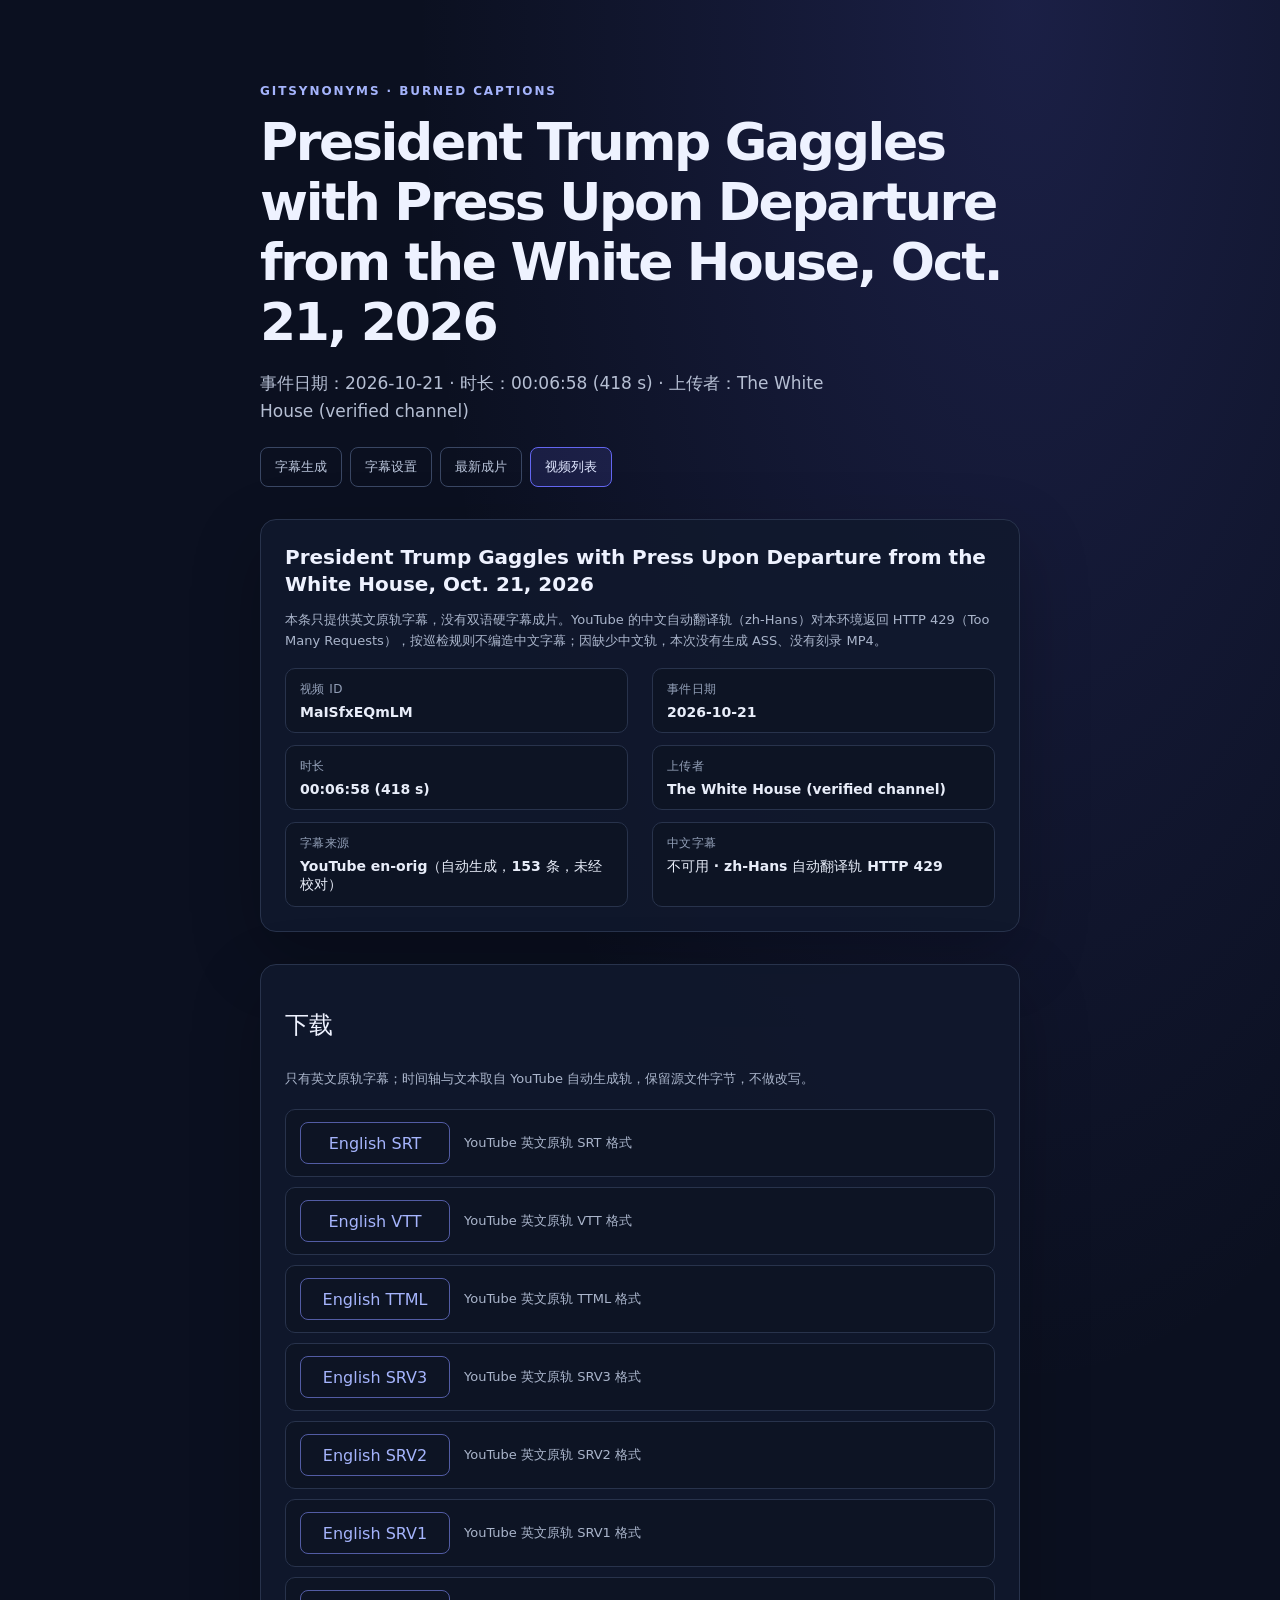
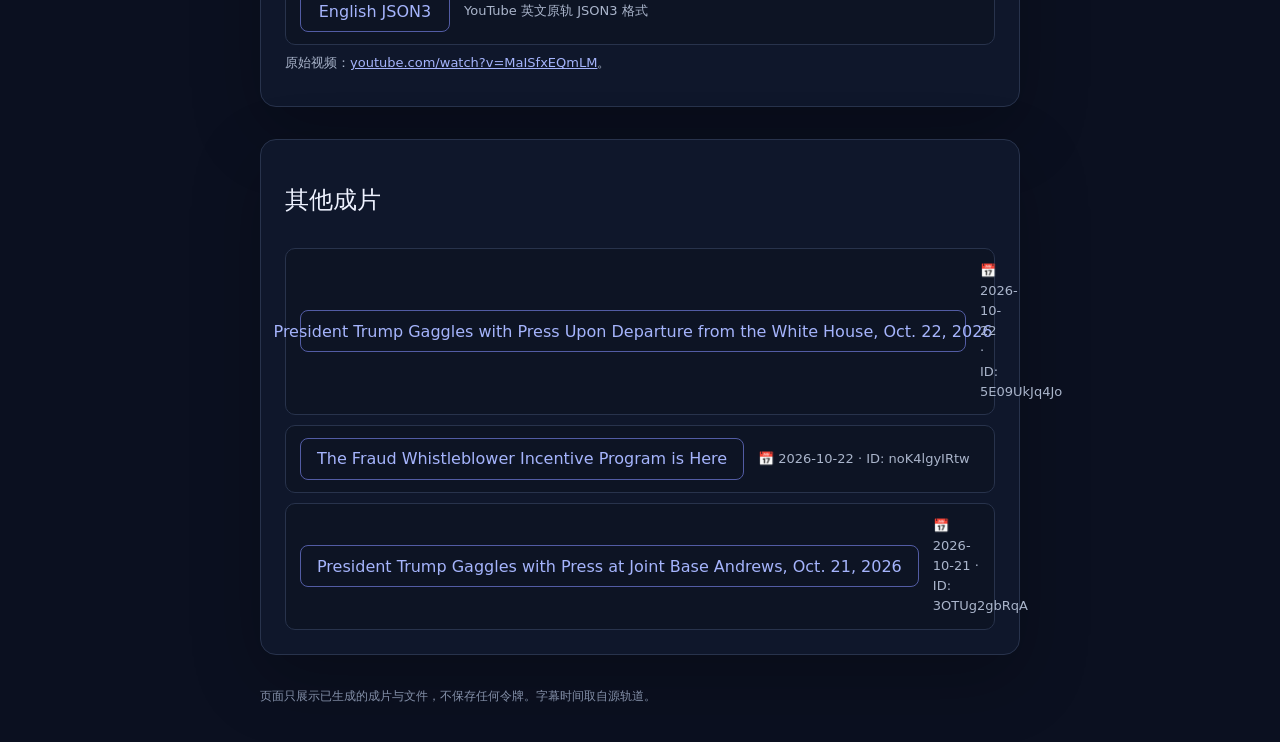
<file: site/videos/MaISfxEQmLM.html>
<!doctype html>
<html lang="zh-CN">
  <head>
    <meta charset="utf-8">
    <meta name="viewport" content="width=device-width, initial-scale=1">
    <meta name="theme-color" content="#0b1020">
    <title>President Trump Gaggles with Press Upon Departure from the White House, Oct. 21, 2026 · GitSynonyms</title>
    <link rel="stylesheet" href="../styles.css?v=video-v2">
  </head>
  <body>
    <main class="shell">
      <header>
        <p class="eyebrow">GITSYNONYMS · BURNED CAPTIONS</p>
        <h1>President Trump Gaggles with Press Upon Departure from the White House, Oct. 21, 2026</h1>
        <p class="intro">事件日期：2026-10-21 · 时长：00:06:58 (418 s) · 上传者：The White House (verified channel)</p>
        <nav class="page-nav" aria-label="主导航">
          <a href="../">字幕生成</a>
          <a href="../settings.html">字幕设置</a>
          <a href="../latest.html">最新成片</a>
          <a class="active" href="../videos.html">视频列表</a>
        </nav>
      </header>

      <section class="panel video-panel" aria-labelledby="video-title">
        <h2 id="video-title">President Trump Gaggles with Press Upon Departure from the White House, Oct. 21, 2026</h2>
        <p class="hint">本条只提供英文原轨字幕，没有双语硬字幕成片。YouTube 的中文自动翻译轨（zh-Hans）对本环境返回 HTTP 429（Too Many Requests），按巡检规则不编造中文字幕；因缺少中文轨，本次没有生成 ASS、没有刻录 MP4。</p>
        <dl class="meta-grid">
          <div><dt>视频 ID</dt><dd>MaISfxEQmLM</dd></div>
          <div><dt>事件日期</dt><dd>2026-10-21</dd></div>
          <div><dt>时长</dt><dd>00:06:58 (418 s)</dd></div>
          <div><dt>上传者</dt><dd>The White House (verified channel)</dd></div>
          <div><dt>字幕来源</dt><dd>YouTube en-orig（自动生成，153 条，未经校对）</dd></div>
          <div><dt>中文字幕</dt><dd>不可用 · zh-Hans 自动翻译轨 HTTP 429</dd></div>
        </dl>
      </section>

      <section class="panel" aria-labelledby="download-title">
        <h2 id="download-title">下载</h2>
        <p class="hint">只有英文原轨字幕；时间轴与文本取自 YouTube 自动生成轨，保留源文件字节，不做改写。</p>
        <ul class="download-list">
          <li>
            <a class="secondary-button" href="../captions/MaISfxEQmLM.en-orig.srt">English SRT</a>
            <span>YouTube 英文原轨 SRT 格式</span>
          </li>
          <li>
            <a class="secondary-button" href="../captions/MaISfxEQmLM.en-orig.vtt">English VTT</a>
            <span>YouTube 英文原轨 VTT 格式</span>
          </li>
          <li>
            <a class="secondary-button" href="../captions/MaISfxEQmLM.en-orig.ttml">English TTML</a>
            <span>YouTube 英文原轨 TTML 格式</span>
          </li>
          <li>
            <a class="secondary-button" href="../captions/MaISfxEQmLM.en-orig.srv3">English SRV3</a>
            <span>YouTube 英文原轨 SRV3 格式</span>
          </li>
          <li>
            <a class="secondary-button" href="../captions/MaISfxEQmLM.en-orig.srv2">English SRV2</a>
            <span>YouTube 英文原轨 SRV2 格式</span>
          </li>
          <li>
            <a class="secondary-button" href="../captions/MaISfxEQmLM.en-orig.srv1">English SRV1</a>
            <span>YouTube 英文原轨 SRV1 格式</span>
          </li>
          <li>
            <a class="secondary-button" href="../captions/MaISfxEQmLM.en-orig.json3">English JSON3</a>
            <span>YouTube 英文原轨 JSON3 格式</span>
          </li>
        </ul>
        <p class="hint">原始视频：<a href="https://www.youtube.com/watch?v=MaISfxEQmLM" target="_blank" rel="noreferrer">youtube.com/watch?v=MaISfxEQmLM</a>。</p>
      </section>

      <section class="panel" aria-labelledby="siblings-title">
        <h2 id="siblings-title">其他成片</h2>
        <ul class="download-list">
          <li>
            <a class="secondary-button" href="5E09UkJq4Jo.html">President Trump Gaggles with Press Upon Departure from the White House, Oct. 22, 2026</a>
            <span>📅 2026-10-22 · ID: 5E09UkJq4Jo</span>
          </li>
          <li>
            <a class="secondary-button" href="noK4lgyIRtw.html">The Fraud Whistleblower Incentive Program is Here</a>
            <span>📅 2026-10-22 · ID: noK4lgyIRtw</span>
          </li>
          <li>
            <a class="secondary-button" href="3OTUg2gbRqA.html">President Trump Gaggles with Press at Joint Base Andrews, Oct. 21, 2026</a>
            <span>📅 2026-10-21 · ID: 3OTUg2gbRqA</span>
          </li>
        </ul>
      </section>

      <footer>
        页面只展示已生成的成片与文件，不保存任何令牌。字幕时间取自源轨道。
      </footer>
    </main>
  </body>
</html>
</file>
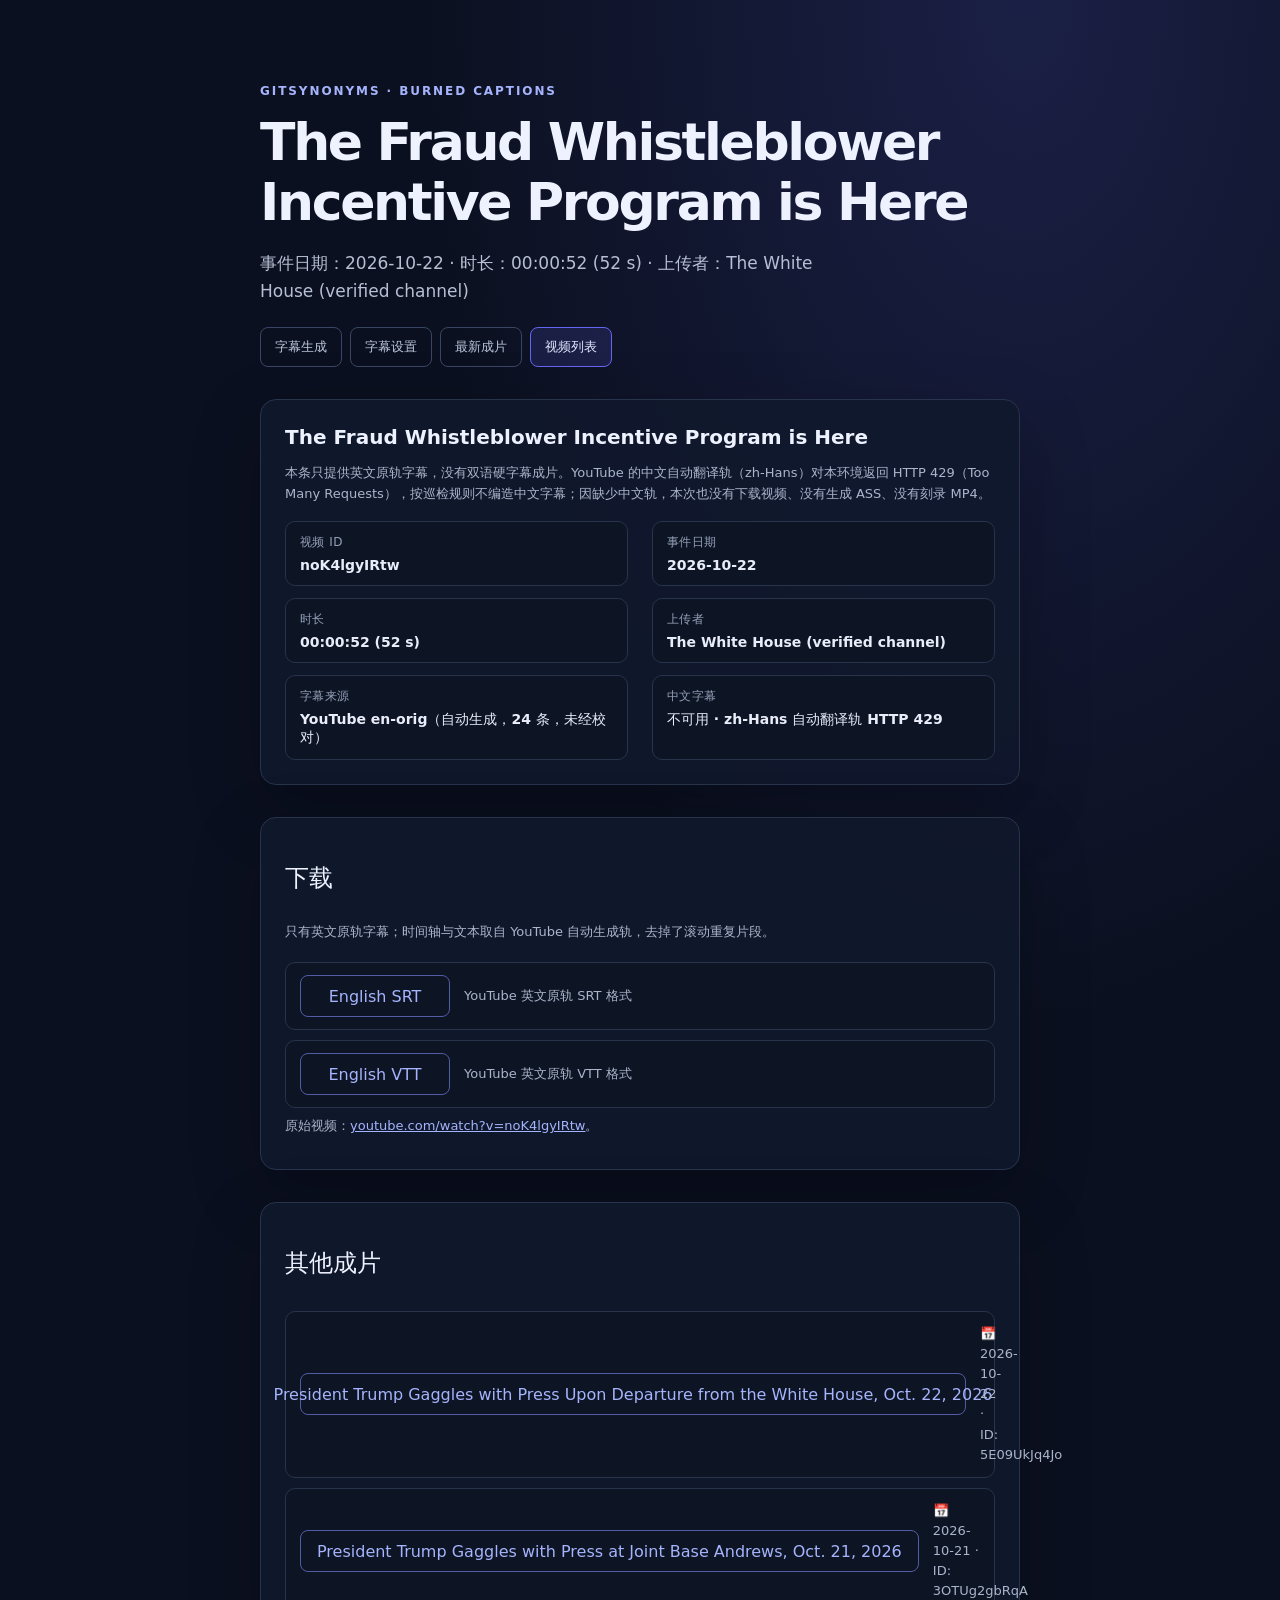
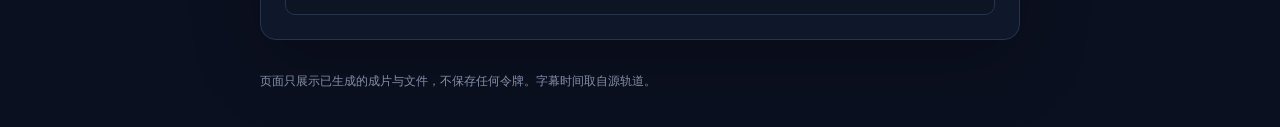
<file: site/videos/noK4lgyIRtw.html>
<!doctype html>
<html lang="zh-CN">
  <head>
    <meta charset="utf-8">
    <meta name="viewport" content="width=device-width, initial-scale=1">
    <meta name="theme-color" content="#0b1020">
    <title>The Fraud Whistleblower Incentive Program is Here · GitSynonyms</title>
    <link rel="stylesheet" href="../styles.css?v=video-v2">
  </head>
  <body>
    <main class="shell">
      <header>
        <p class="eyebrow">GITSYNONYMS · BURNED CAPTIONS</p>
        <h1>The Fraud Whistleblower Incentive Program is Here</h1>
        <p class="intro">事件日期：2026-10-22 · 时长：00:00:52 (52 s) · 上传者：The White House (verified channel)</p>
        <nav class="page-nav" aria-label="主导航">
          <a href="../">字幕生成</a>
          <a href="../settings.html">字幕设置</a>
          <a href="../latest.html">最新成片</a>
          <a class="active" href="../videos.html">视频列表</a>
        </nav>
      </header>

      <section class="panel video-panel" aria-labelledby="video-title">
        <h2 id="video-title">The Fraud Whistleblower Incentive Program is Here</h2>
        <p class="hint">本条只提供英文原轨字幕，没有双语硬字幕成片。YouTube 的中文自动翻译轨（zh-Hans）对本环境返回 HTTP 429（Too Many Requests），按巡检规则不编造中文字幕；因缺少中文轨，本次也没有下载视频、没有生成 ASS、没有刻录 MP4。</p>
        <dl class="meta-grid">
          <div><dt>视频 ID</dt><dd>noK4lgyIRtw</dd></div>
          <div><dt>事件日期</dt><dd>2026-10-22</dd></div>
          <div><dt>时长</dt><dd>00:00:52 (52 s)</dd></div>
          <div><dt>上传者</dt><dd>The White House (verified channel)</dd></div>
          <div><dt>字幕来源</dt><dd>YouTube en-orig（自动生成，24 条，未经校对）</dd></div>
          <div><dt>中文字幕</dt><dd>不可用 · zh-Hans 自动翻译轨 HTTP 429</dd></div>
        </dl>
      </section>

      <section class="panel" aria-labelledby="download-title">
        <h2 id="download-title">下载</h2>
        <p class="hint">只有英文原轨字幕；时间轴与文本取自 YouTube 自动生成轨，去掉了滚动重复片段。</p>
        <ul class="download-list">
          <li>
            <a class="secondary-button" href="../captions/noK4lgyIRtw.en-orig.srt">English SRT</a>
            <span>YouTube 英文原轨 SRT 格式</span>
          </li>
          <li>
            <a class="secondary-button" href="../captions/noK4lgyIRtw.en-orig.vtt">English VTT</a>
            <span>YouTube 英文原轨 VTT 格式</span>
          </li>
        </ul>
        <p class="hint">原始视频：<a href="https://www.youtube.com/watch?v=noK4lgyIRtw" target="_blank" rel="noreferrer">youtube.com/watch?v=noK4lgyIRtw</a>。</p>
      </section>

      <section class="panel" aria-labelledby="siblings-title">
        <h2 id="siblings-title">其他成片</h2>
        <ul class="download-list">
          <li>
            <a class="secondary-button" href="5E09UkJq4Jo.html">President Trump Gaggles with Press Upon Departure from the White House, Oct. 22, 2026</a>
            <span>📅 2026-10-22 · ID: 5E09UkJq4Jo</span>
          </li>
          <li>
            <a class="secondary-button" href="3OTUg2gbRqA.html">President Trump Gaggles with Press at Joint Base Andrews, Oct. 21, 2026</a>
            <span>📅 2026-10-21 · ID: 3OTUg2gbRqA</span>
          </li>
        </ul>
      </section>

      <footer>
        页面只展示已生成的成片与文件，不保存任何令牌。字幕时间取自源轨道。
      </footer>
    </main>
  </body>
</html>
</file>
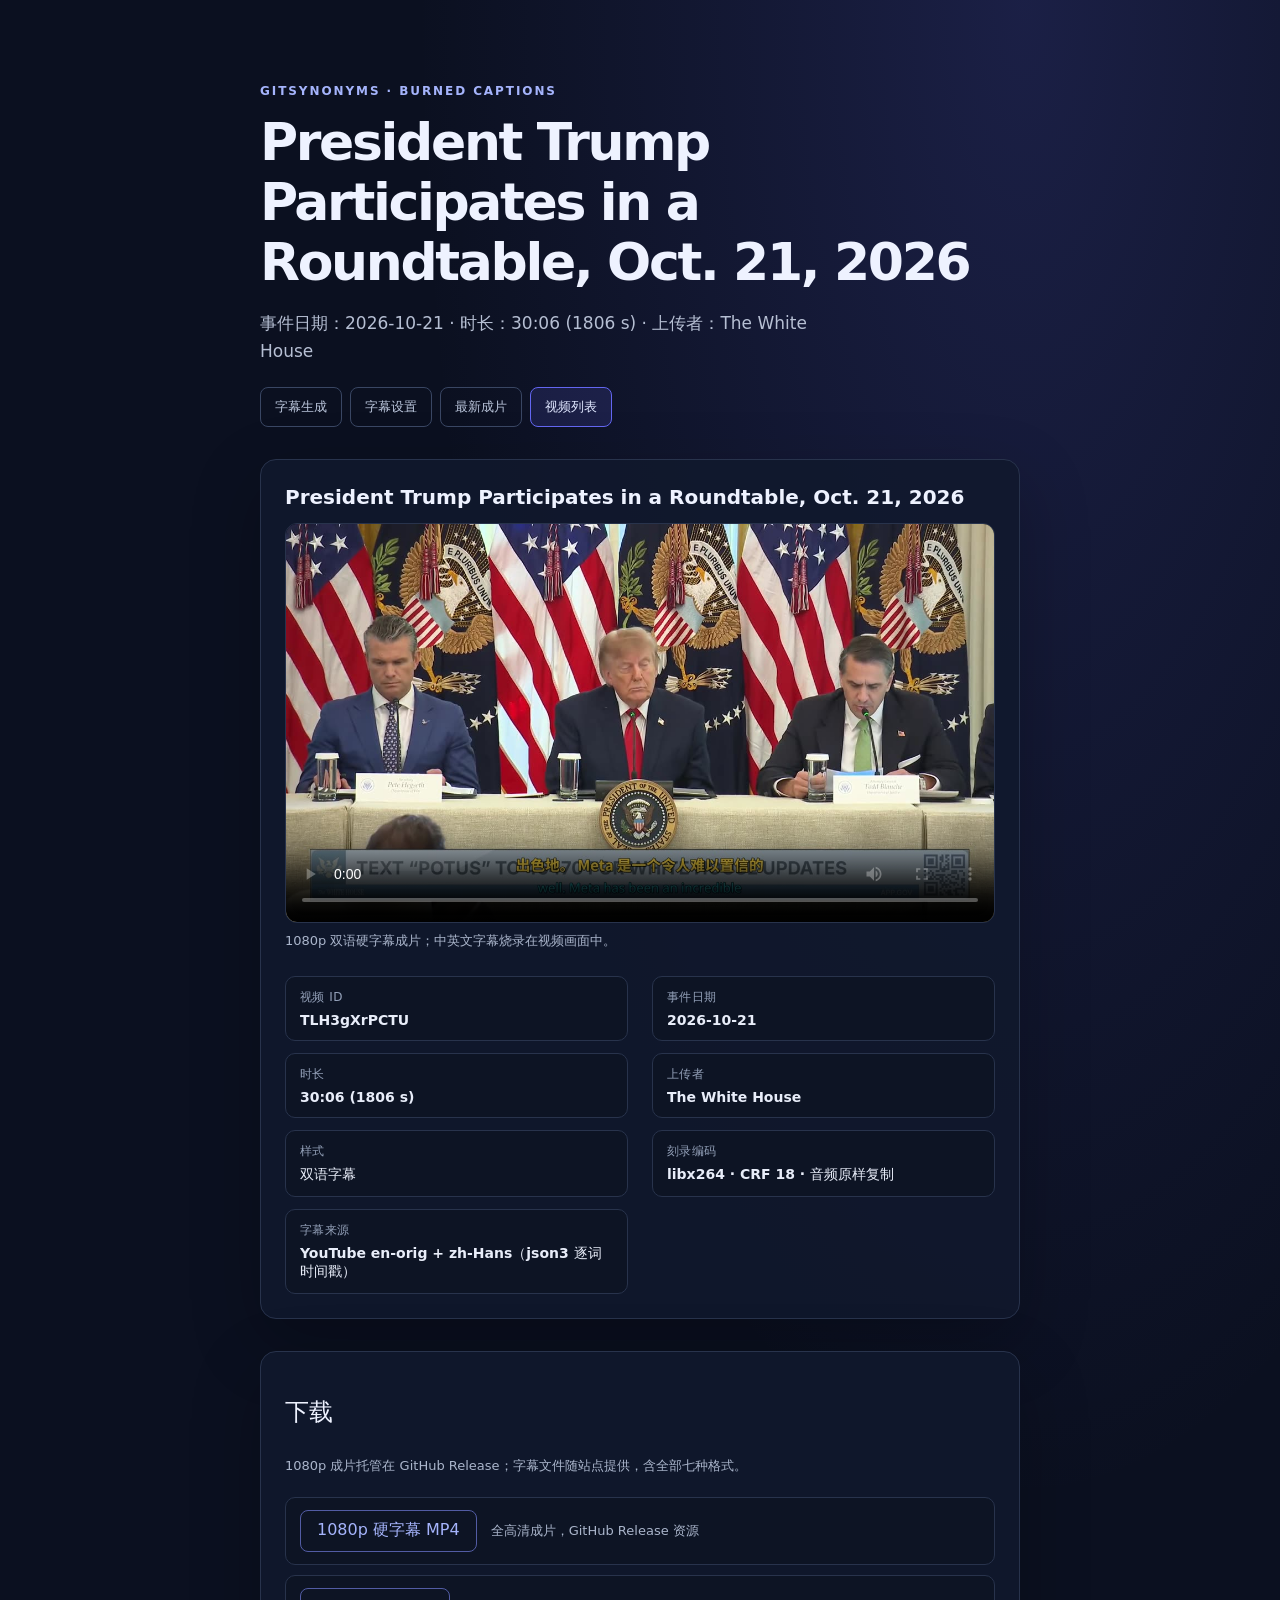
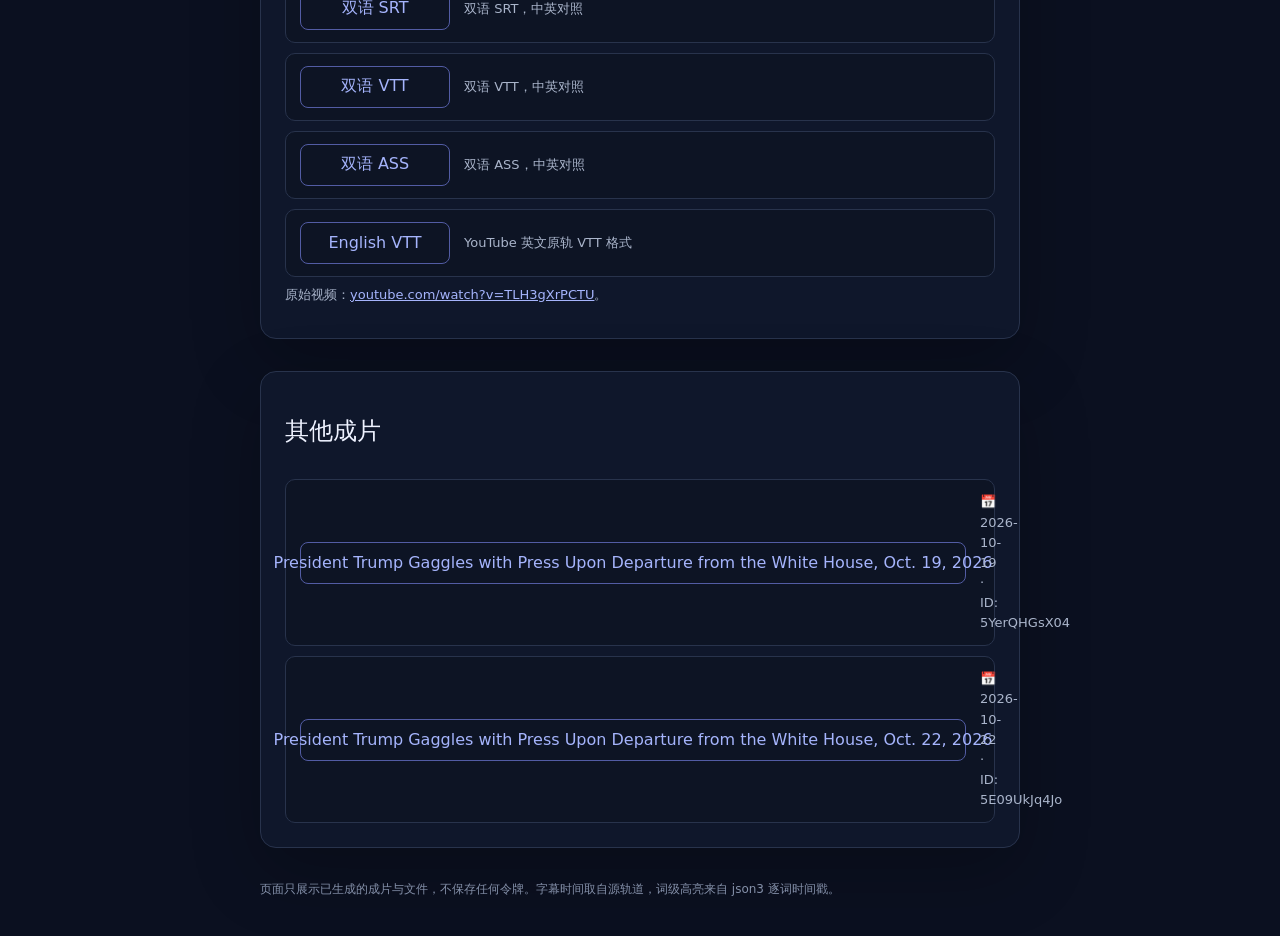
<file: site/videos/TLH3gXrPCTU.html>
<!doctype html>
<html lang="zh-CN">
  <head>
    <meta charset="utf-8">
    <meta name="viewport" content="width=device-width, initial-scale=1">
    <meta name="theme-color" content="#0b1020">
    <title>President Trump Participates in a Roundtable, Oct. 21, 2026 · GitSynonyms</title>
    <link rel="stylesheet" href="../styles.css?v=video-v2">
  </head>
  <body>
    <main class="shell">
      <header>
        <p class="eyebrow">GITSYNONYMS · BURNED CAPTIONS</p>
        <h1>President Trump Participates in a Roundtable, Oct. 21, 2026</h1>
        <p class="intro">事件日期：2026-10-21 · 时长：30:06 (1806 s) · 上传者：The White House</p>
        <nav class="page-nav" aria-label="主导航">
          <a href="../">字幕生成</a>
          <a href="../settings.html">字幕设置</a>
          <a href="../latest.html">最新成片</a>
          <a class="active" href="../videos.html">视频列表</a>
        </nav>
      </header>

      <section class="panel video-panel" aria-labelledby="video-title">
        <h2 id="video-title">President Trump Participates in a Roundtable, Oct. 21, 2026</h2>
        <div class="video-frame">
          <video controls preload="metadata" playsinline poster="../media/TLH3gXrPCTU-poster.jpg">
            <source src="https://github.com/gitsynonyms/gitsynonyms/releases/download/TLH3gXrPCTU/Burned_Bilingual_TLH3gXrPCTU.mp4" type="video/mp4">
            Your browser cannot play this MP4 preview. Use the download links below.
          </video>
        </div>
        <p class="hint">1080p 双语硬字幕成片；中英文字幕烧录在视频画面中。</p>
        <dl class="meta-grid">
          <div><dt>视频 ID</dt><dd>TLH3gXrPCTU</dd></div>
          <div><dt>事件日期</dt><dd>2026-10-21</dd></div>
          <div><dt>时长</dt><dd>30:06 (1806 s)</dd></div>
          <div><dt>上传者</dt><dd>The White House</dd></div>
          <div><dt>样式</dt><dd>双语字幕</dd></div>
          <div><dt>刻录编码</dt><dd>libx264 · CRF 18 · 音频原样复制</dd></div>
          <div><dt>字幕来源</dt><dd>YouTube en-orig + zh-Hans（json3 逐词时间戳）</dd></div>
        </dl>
      </section>

      <section class="panel" aria-labelledby="download-title">
        <h2 id="download-title">下载</h2>
        <p class="hint">1080p 成片托管在 GitHub Release；字幕文件随站点提供，含全部七种格式。</p>
        <ul class="download-list">
          <li>
            <a class="secondary-button" href="https://github.com/gitsynonyms/gitsynonyms/releases/download/TLH3gXrPCTU/Burned_Bilingual_TLH3gXrPCTU.mp4">1080p 硬字幕 MP4</a>
            <span>全高清成片，GitHub Release 资源</span>
          </li>
          <li>
            <a class="secondary-button" href="captions/TLH3gXrPCTU.bilingual.srt">双语 SRT</a>
            <span>双语 SRT，中英对照</span>
          </li>
          <li>
            <a class="secondary-button" href="captions/TLH3gXrPCTU.bilingual.vtt">双语 VTT</a>
            <span>双语 VTT，中英对照</span>
          </li>
          <li>
            <a class="secondary-button" href="captions/TLH3gXrPCTU.bilingual.ass">双语 ASS</a>
            <span>双语 ASS，中英对照</span>
          </li>
          <li>
            <a class="secondary-button" href="captions/TLH3gXrPCTU.en-orig.vtt">English VTT</a>
            <span>YouTube 英文原轨 VTT 格式</span>
          </li>
        </ul>
        <p class="hint">原始视频：<a href="https://www.youtube.com/watch?v=TLH3gXrPCTU" target="_blank" rel="noreferrer">youtube.com/watch?v=TLH3gXrPCTU</a>。</p>
      </section>

      <section class="panel" aria-labelledby="siblings-title">
        <h2 id="siblings-title">其他成片</h2>
        <ul class="download-list">
          <li>
            <a class="secondary-button" href="5YerQHGsX04.html">President Trump Gaggles with Press Upon Departure from the White House, Oct. 19, 2026</a>
            <span>📅 2026-10-19 · ID: 5YerQHGsX04</span>
          </li>
          <li>
            <a class="secondary-button" href="5E09UkJq4Jo.html">President Trump Gaggles with Press Upon Departure from the White House, Oct. 22, 2026</a>
            <span>📅 2026-10-22 · ID: 5E09UkJq4Jo</span>
          </li>
        </ul>
      </section>

      <footer>
        页面只展示已生成的成片与文件，不保存任何令牌。字幕时间取自源轨道，词级高亮来自 json3 逐词时间戳。
      </footer>
    </main>
  </body>
</html>
</file>
<file: site/styles.css>
:root {
  color-scheme: dark;
  font-family: Inter, ui-sans-serif, system-ui, -apple-system, BlinkMacSystemFont, "Segoe UI", sans-serif;
  background: #0b1020;
  color: #eef2ff;
  font-synthesis: none;
  text-rendering: optimizeLegibility;
}

* {
  box-sizing: border-box;
}

body {
  min-width: 320px;
  min-height: 100vh;
  margin: 0;
  background:
    radial-gradient(ellipse at 80% 0, rgb(99 102 241 / 18%), transparent 38rem),
    #0b1020;
}

.shell {
  width: min(100% - 32px, 760px);
  margin: 0 auto;
  padding: 72px 0 36px;
}

.eyebrow {
  color: #a5b4fc;
  font-size: 12px;
  font-weight: 750;
  letter-spacing: .16em;
}

h1 {
  margin: 14px 0;
  font-size: clamp(32px, 7vw, 52px);
  letter-spacing: -.045em;
}

.intro {
  max-width: 600px;
  color: #b6bfd3;
  font-size: 17px;
  line-height: 1.65;
}

.page-nav {
  display: flex;
  flex-wrap: wrap;
  gap: 8px;
  margin-top: 22px;
}

.page-nav a {
  display: inline-flex;
  min-height: 40px;
  align-items: center;
  gap: 8px;
  padding: 0 14px;
  border: 1px solid #394663;
  border-radius: 8px;
  color: #bac5db;
  font-size: 13px;
  font-weight: 650;
  text-decoration: none;
}

.page-nav a:hover,
.page-nav a.active {
  border-color: #6366f1;
  background: rgb(99 102 241 / 15%);
  color: #e0e7ff;
}

.panel {
  display: grid;
  gap: 12px;
  margin-top: 32px;
  padding: 24px;
  border: 1px solid #28334c;
  border-radius: 16px;
  background: rgb(17 25 45 / 88%);
  box-shadow: 0 24px 70px rgb(0 0 0 / 24%);
}

.settings-summary {
  display: flex;
  align-items: center;
  justify-content: space-between;
  gap: 16px;
}

.settings-summary h2 {
  margin: 0;
  font-size: 18px;
}

.settings-summary .hint {
  margin: 6px 0 0;
}

label {
  margin-top: 4px;
  font-size: 14px;
  font-weight: 650;
}

input,
select {
  width: 100%;
  min-height: 48px;
  padding: 12px 14px;
  border: 1px solid #394663;
  border-radius: 9px;
  background: #0b1020;
  color: #eef2ff;
  font: inherit;
}

input:focus-visible,
button:focus-visible,
a:focus-visible,
summary:focus-visible {
  outline: 3px solid #818cf8;
  outline-offset: 2px;
}

input[type="color"] {
  padding: 5px;
}

.check-row {
  display: flex;
  align-items: center;
  gap: 10px;
}

.settings-shell {
  width: min(100% - 40px, 1320px);
  margin: 0 auto;
  padding: 42px 0 36px;
}

.settings-header {
  display: flex;
  align-items: flex-end;
  justify-content: space-between;
  gap: 24px;
  padding-bottom: 24px;
  border-bottom: 1px solid #28334c;
}

.settings-header h1 {
  margin-bottom: 8px;
}

.settings-header .intro {
  max-width: 720px;
  margin: 0;
  font-size: 15px;
}

.settings-layout {
  display: grid;
  grid-template-columns: 230px minmax(0, 1fr);
  align-items: start;
  gap: 28px;
  padding-top: 28px;
}

.settings-sidebar {
  position: sticky;
  top: 20px;
  display: grid;
  gap: 5px;
  padding: 14px 8px;
  border: 1px solid #28334c;
  border-radius: 12px;
  background: rgb(17 25 45 / 84%);
}

.sidebar-title {
  margin: 4px 12px 8px;
  color: #8490a9;
  font-size: 12px;
  font-weight: 750;
  letter-spacing: .12em;
  text-transform: uppercase;
}

.sidebar-link,
.sidebar-back {
  display: block;
  padding: 10px 12px;
  border-radius: 8px;
  color: #bac5db;
  font-size: 14px;
  text-decoration: none;
}

.sidebar-link:hover,
.sidebar-back:hover {
  background: #1b2740;
  color: #fff;
}

.sidebar-link.active {
  background: rgb(99 102 241 / 18%);
  color: #c7d2fe;
  font-weight: 700;
}

.sidebar-divider {
  height: 1px;
  margin: 8px 10px;
  background: #28334c;
}

.sidebar-back {
  color: #a5b4fc;
}

.settings-content {
  min-width: 0;
}

.settings-section {
  scroll-margin-top: 18px;
  margin-bottom: 18px;
  padding: 26px;
  border: 1px solid #28334c;
  border-radius: 14px;
  background: rgb(17 25 45 / 88%);
  box-shadow: 0 18px 50px rgb(0 0 0 / 12%);
}

.section-kicker {
  margin: 0 0 8px;
  color: #a5b4fc;
  font-size: 11px;
  font-weight: 750;
  letter-spacing: .14em;
}

.settings-section h2 {
  margin: 0 0 8px;
  font-size: 22px;
}

.settings-section h3 {
  margin: 0 0 5px;
  font-size: 15px;
}

.settings-section .hint {
  margin: 0 0 18px;
}

.setting-row {
  display: flex;
  align-items: center;
  justify-content: space-between;
  gap: 20px;
  padding: 16px 0;
  border-top: 1px solid #28334c;
}

.setting-row p {
  margin: 0;
  color: #aab5cb;
  font-size: 13px;
  line-height: 1.55;
}

.setting-value {
  flex: 0 0 auto;
  color: #d8deff;
  font-size: 14px;
}

.segmented-control {
  display: flex;
  flex: 0 0 auto;
  gap: 4px;
  padding: 4px;
  border: 1px solid #394663;
  border-radius: 9px;
  background: #0b1020;
}

.segmented-control label {
  display: block;
  margin: 0;
  cursor: pointer;
}

.segmented-control input,
.choice-card input {
  position: absolute;
  width: 1px;
  height: 1px;
  overflow: hidden;
  clip: rect(0, 0, 0, 0);
  white-space: nowrap;
  clip-path: inset(50%);
}

.segmented-control span {
  display: block;
  padding: 9px 12px;
  border-radius: 6px;
  color: #aab5cb;
  font-size: 12px;
}

.segmented-control input:checked + span {
  background: #29365a;
  color: #fff;
}

.choice-grid {
  display: grid;
  grid-template-columns: repeat(2, minmax(0, 1fr));
  gap: 12px;
}

.choice-card {
  position: relative;
  display: grid;
  align-content: start;
  gap: 10px;
  min-width: 0;
  margin: 0;
  padding: 16px;
  border: 1px solid #394663;
  border-radius: 10px;
  background: #0b1020;
  cursor: pointer;
}

.choice-card:has(input:checked) {
  border-color: #818cf8;
  box-shadow: 0 0 0 1px #818cf8;
}

.choice-card input:focus-visible + .choice-title,
.choice-card input:focus-visible + .background-swatch,
.palette-card input:focus-visible + .palette-title {
  outline: 3px solid #818cf8;
  outline-offset: 3px;
}

.choice-title {
  color: #eef2ff;
  font-size: 15px;
  font-weight: 700;
}

.choice-description {
  color: #aab5cb;
  font-size: 12px;
  font-weight: 400;
  line-height: 1.55;
}

.background-swatch {
  display: grid;
  min-height: 74px;
  place-items: center;
  border: 1px solid rgb(228 242 255 / 24%);
  border-radius: 8px;
  color: #f5f7fa;
  font-size: 13px;
  font-weight: 700;
  text-shadow: 0 1px 3px #000;
}

.palette-heading {
  margin: 20px 0 8px;
}

.settings-section .palette-intro,
.settings-section .palette-note {
  margin-bottom: 14px;
}

.palette-grid {
  grid-template-columns: repeat(4, minmax(0, 1fr));
}

.palette-card {
  gap: 9px;
  padding: 12px;
}

.palette-swatch {
  display: grid;
  min-height: 58px;
  place-items: center;
  border: 1px solid rgb(127 127 127 / 30%);
  border-radius: 7px;
  font-size: 16px;
  font-weight: 750;
}

.palette-swatch span {
  padding: 3px 8px;
  border-radius: 4px;
}

.palette-day {
  background: #f8f9fa;
  color: #2b2d42;
}

.palette-night {
  background: #1a1a1a;
  color: #d4d4d4;
}

.palette-paper {
  background: #f4ecd8;
  color: #1c2a38;
}

.palette-plaque {
  background: #493016;
  color: #ffe4a3;
}

.solid-box-preview {
  background: #708496;
}

.contrast-ratio {
  color: #aab5cb;
  font-size: 11px;
  font-variant-numeric: tabular-nums;
}

.blue-box-preview {
  background: #0f1647;
}

.form-grid {
  display: grid;
  grid-template-columns: 1fr minmax(140px, 1.2fr);
  align-items: center;
  gap: 12px 18px;
  margin-top: 20px;
}

.form-grid label {
  margin: 0;
}

.form-grid input {
  min-width: 0;
}

.form-grid input[type="color"] {
  width: 60px;
}

.form-grid input[type="range"] {
  min-height: 30px;
  padding: 0;
  accent-color: #818cf8;
}

.form-grid output {
  color: #a5b4fc;
  font-variant-numeric: tabular-nums;
}

.color-input-row {
  display: flex;
  align-items: center;
  gap: 10px;
}

.color-input-row input[type="text"] {
  max-width: 160px;
  font-family: ui-monospace, SFMono-Regular, Consolas, monospace;
  text-transform: uppercase;
}

.two-columns {
  grid-template-columns: repeat(2, minmax(0, 1fr));
}

.two-columns > div,
.four-columns > div {
  display: grid;
  gap: 8px;
  min-width: 0;
}

.four-columns {
  grid-template-columns: repeat(4, minmax(0, 1fr));
}

.video-preview {
  position: relative;
  display: block;
  min-height: 0;
  aspect-ratio: 16 / 9;
  overflow: hidden;
  border: 1px solid #394663;
  border-radius: 10px;
  background:
    radial-gradient(ellipse at 55% 40%, rgb(170 183 198 / 70%), transparent 18%),
    linear-gradient(155deg, transparent 0 37%, rgb(26 44 51 / 70%) 38% 48%, transparent 49%),
    linear-gradient(180deg, #64748b, #283a3d 65%, #111923);
}

.preview-caption-box {
  position: absolute;
  display: flex;
  left: var(--preview-left, 3.4%);
  top: var(--preview-top, 81.8%);
  width: var(--preview-width, 93%);
  height: var(--preview-height, 12.9%);
  min-height: 48px;
  flex-direction: column;
  align-items: center;
  justify-content: center;
  gap: 3px;
  min-height: 0;
  padding: 4px 10px;
  border: 1px solid rgb(228 242 255 / 24%);
  border-radius: 4px;
  background:
    linear-gradient(130deg, rgb(255 255 255 / 12%) 0 24%, transparent 24% 100%),
    linear-gradient(310deg, rgb(255 255 255 / 8%) 0 20%, transparent 20% 100%),
    color-mix(in srgb, var(--preview-color, #708496) calc(var(--preview-opacity, .68) * 100%), transparent);
  text-align: center;
}

.preview-caption-box.blue-preview {
  background: color-mix(in srgb, var(--preview-color, #0f1647) calc(var(--preview-opacity, .9) * 100%), transparent);
}

.preview-caption-box.solid-preview {
  background: color-mix(in srgb, var(--preview-color, #708496) calc(var(--preview-opacity, 1) * 100%), transparent);
}

.preview-caption-box b,
.preview-caption-box strong {
  max-width: 100%;
  overflow: hidden;
  text-overflow: ellipsis;
  white-space: nowrap;
}

.preview-caption-box b {
  color: var(--preview-english-color, #fff);
  font-family: var(--preview-english-font, Arial), sans-serif;
  font-size: var(--preview-english-size, 18px);
  font-weight: 500;
  text-shadow: 0 2px 3px rgb(0 0 0 / 85%), 0 0 1px rgb(0 0 0 / 90%);
}

.preview-highlight {
  color: #00d7ff;
}

.preview-caption-box strong {
  color: var(--preview-chinese-color, #ffc928);
  font-family: var(--preview-chinese-font, sans-serif);
  font-size: var(--preview-chinese-size, 22px);
  font-weight: 700;
  text-shadow: 0 2px 3px rgb(0 0 0 / 85%), 0 0 1px rgb(0 0 0 / 90%);
}

.preview-summary {
  margin: 12px 0 0;
  color: #aab5cb;
  font-size: 12px;
}

.settings-actions {
  display: flex;
  align-items: center;
  flex-wrap: wrap;
  gap: 12px;
  padding: 4px 0;
}

.save-status {
  color: #a7f3d0;
  font-size: 13px;
}

.settings-shell > footer {
  margin-top: 24px;
  padding-left: 258px;
}

.check-row input {
  width: 18px;
  min-height: 18px;
  margin: 0;
  accent-color: #7779ff;
}

.preset-picker,
.box-position {
  display: grid;
  gap: 10px;
  margin: 8px 0 0;
  padding: 14px;
  border: 1px solid #394663;
  border-radius: 10px;
}

.preset-picker legend,
.box-position legend {
  padding: 0 6px;
  color: #c7d2fe;
  font-size: 14px;
  font-weight: 700;
}

.preset-card {
  display: grid;
  grid-template-columns: 20px minmax(0, 1fr);
  align-items: center;
  gap: 8px 10px;
  padding: 10px;
  border: 1px solid #394663;
  border-radius: 8px;
  background: #0b1020;
  cursor: pointer;
}

.preset-card:has(input:checked) {
  border-color: #818cf8;
  box-shadow: 0 0 0 1px #818cf8;
}

.preset-card input {
  grid-row: span 2;
  width: 18px;
  min-height: 18px;
  margin: 0;
  accent-color: #7779ff;
}

.preset-preview {
  display: flex;
  min-height: 58px;
  flex-direction: column;
  justify-content: center;
  gap: 2px;
  padding: 6px 10px;
  overflow: hidden;
  border-radius: 4px;
  background: rgb(0 0 0 / 65%);
  text-align: center;
  white-space: nowrap;
}

.preset-preview b {
  color: #ffc928;
  font-size: 14px;
}

.preset-preview small {
  color: #fff;
  font-size: 10px;
}

.cinema-preview {
  font-family: Georgia, "Times New Roman", serif;
}

.cinema-preview b,
.cinema-preview small {
  color: #fff0d0;
}

.box-preview {
  display: grid;
  min-height: 54px;
  place-items: center;
  border: 1px solid rgb(228 242 255 / 24%);
  border-radius: 8px;
  color: #f5f7fa;
  font-size: 13px;
  font-weight: 700;
  text-shadow: 0 1px 3px #000;
}

.glass-box-preview {
  background:
    linear-gradient(130deg, rgb(255 255 255 / 18%) 0 24%, transparent 24% 100%),
    linear-gradient(310deg, rgb(255 255 255 / 10%) 0 20%, transparent 20% 100%),
    rgb(112 132 150 / 68%);
}

.blue-box-preview {
  background: rgb(15 22 71 / 90%);
}

.contrast-warning {
  color: #ffc8ce;
}

.box-position {
  grid-template-columns: repeat(4, minmax(0, 1fr));
}

.box-position legend {
  grid-column: 1 / -1;
}

.box-position label {
  font-size: 12px;
}

.box-position input {
  min-width: 0;
  min-height: 42px;
  padding: 8px;
}

.hint {
  margin: -4px 0 8px;
  color: #aab5cb;
  font-size: 13px;
  line-height: 1.6;
}

code {
  color: #d8deff;
}

a {
  color: #a5b4fc;
}

button {
  min-height: 48px;
  padding: 0 18px;
  border: 0;
  border-radius: 9px;
  background: #6366f1;
  color: white;
  font: inherit;
  font-weight: 700;
  cursor: pointer;
}

button:hover {
  background: #7779ff;
}

button:disabled {
  cursor: wait;
  opacity: .65;
}

.status,
.instructions {
  margin-top: 20px;
}

.status {
  padding: 14px 16px;
  border: 1px solid #394663;
  border-radius: 10px;
  background: #11192d;
  color: #dce4f8;
  line-height: 1.55;
  overflow-wrap: anywhere;
}

.status.error {
  border-color: #9f4857;
  color: #ffc8ce;
}

.instructions {
  padding: 20px;
  border: 1px solid #28334c;
  border-radius: 12px;
  background: #11192d;
}

.instructions h2 {
  margin: 0 0 10px;
  font-size: 19px;
}

.command {
  margin: 14px 0;
  padding: 14px;
  border: 1px solid #28334c;
  border-radius: 9px;
  background: #090d18;
  color: #d9e0f2;
  font: 12px/1.6 ui-monospace, SFMono-Regular, Consolas, monospace;
  white-space: pre-wrap;
  overflow-wrap: anywhere;
}

.actions {
  display: flex;
  align-items: center;
  gap: 12px;
}

.secondary-button {
  display: inline-flex;
  min-height: 48px;
  align-items: center;
  padding: 0 16px;
  border: 1px solid #525ca4;
  border-radius: 8px;
  text-decoration: none;
}

footer {
  margin-top: 32px;
  color: #8490a9;
  font-size: 12px;
  line-height: 1.6;
}

@media (max-width: 520px) {
  .shell {
    padding-top: 42px;
  }

  .panel {
    padding: 18px;
  }

  .settings-summary {
    align-items: flex-start;
    flex-direction: column;
  }

  .file-head {
    align-items: flex-start;
    flex-direction: column;
  }

  .box-position {
    grid-template-columns: repeat(2, minmax(0, 1fr));
  }

  .settings-shell {
    width: min(100% - 24px, 1320px);
    padding-top: 28px;
  }

  .settings-header {
    align-items: flex-start;
    flex-direction: column;
    gap: 10px;
  }

  .settings-layout {
    grid-template-columns: 1fr;
    gap: 16px;
    padding-top: 16px;
  }

  .settings-sidebar {
    position: static;
    grid-template-columns: repeat(2, minmax(0, 1fr));
  }

  .sidebar-title,
  .sidebar-divider,
  .sidebar-back {
    grid-column: 1 / -1;
  }

  .settings-section {
    padding: 18px;
  }

  .choice-grid,
  .two-columns {
    grid-template-columns: 1fr;
  }

  .palette-grid {
    grid-template-columns: repeat(2, minmax(0, 1fr));
  }

  .four-columns {
    grid-template-columns: repeat(2, minmax(0, 1fr));
  }

  .setting-row {
    align-items: flex-start;
    flex-direction: column;
  }

  .segmented-control {
    width: 100%;
  }

  .segmented-control label {
    flex: 1;
  }

  .segmented-control span {
    text-align: center;
  }

  .settings-shell > footer {
    padding-left: 0;
  }
}

@media (min-width: 521px) and (max-width: 900px) {
  .palette-grid {
    grid-template-columns: repeat(2, minmax(0, 1fr));
  }
}

.video-panel h2,
.video-panel h2 + .hint {
  margin: 0;
}

.video-panel h2 {
  font-size: 20px;
  line-height: 1.35;
}

.video-frame {
  overflow: hidden;
  border: 1px solid #28334c;
  border-radius: 12px;
  background: #05070f;
}

.video-frame video {
  display: block;
  width: 100%;
  aspect-ratio: 16 / 9;
  background: #05070f;
}

.meta-grid {
  display: grid;
  grid-template-columns: repeat(2, minmax(0, 1fr));
  gap: 12px 24px;
  margin: 4px 0 0;
}

.meta-grid div {
  padding: 12px 14px;
  border: 1px solid #28334c;
  border-radius: 10px;
  background: #0d1424;
}

.meta-grid dt {
  color: #93a0b8;
  font-size: 12px;
  letter-spacing: .04em;
}

.meta-grid dd {
  margin: 6px 0 0;
  color: #e8edf9;
  font-size: 14px;
  font-weight: 650;
  overflow-wrap: anywhere;
}

.download-list,
.notes {
  display: grid;
  gap: 10px;
  margin: 0;
  padding: 0;
  list-style: none;
}

.download-list li {
  display: grid;
  grid-template-columns: minmax(150px, max-content) minmax(0, 1fr);
  align-items: center;
  gap: 14px;
  padding: 12px 14px;
  border: 1px solid #28334c;
  border-radius: 10px;
  background: #0d1424;
}

.download-list .secondary-button {
  justify-content: center;
  min-height: 42px;
  white-space: nowrap;
}

.download-list span {
  color: #aab5cb;
  font-size: 13px;
  line-height: 1.55;
}

.notes li {
  padding: 12px 14px;
  border: 1px solid #28334c;
  border-left: 3px solid #6366f1;
  border-radius: 10px;
  background: #0d1424;
  color: #c5cee2;
  font-size: 13px;
  line-height: 1.7;
}

@media (max-width: 520px) {
  .meta-grid,
  .download-list li {
    grid-template-columns: 1fr;
  }
}


.badge {
  display: inline-block;
  margin-left: 8px;
  padding: 2px 8px;
  border-radius: 999px;
  background: #ffc928;
  color: #141414;
  font-size: 11px;
  font-weight: 700;
  letter-spacing: 0.04em;
  vertical-align: middle;
}
</file>
<file: site/last30days/style.css>
:root {
  color-scheme: dark;
  font-family: Inter, ui-sans-serif, system-ui, -apple-system, BlinkMacSystemFont, "Segoe UI", sans-serif;
  background: #0b1020;
  color: #eef2ff;
  font-synthesis: none;
  text-rendering: optimizeLegibility;
}

* {
  box-sizing: border-box;
}

body {
  min-width: 320px;
  min-height: 100vh;
  margin: 0;
  background:
    radial-gradient(ellipse at 80% 0, rgb(99 102 241 / 18%), transparent 38rem),
    #0b1020;
}

a {
  color: #a5b4fc;
}

a:focus-visible,
button:focus-visible,
input:focus-visible {
  outline: 3px solid #818cf8;
  outline-offset: 2px;
}

.shell {
  width: min(100% - 32px, 760px);
  margin: 0 auto;
  padding: 64px 0 36px;
}

.eyebrow {
  color: #a5b4fc;
  font-size: 12px;
  font-weight: 750;
  letter-spacing: .16em;
}

h1 {
  margin: 14px 0;
  font-size: clamp(36px, 8vw, 56px);
  letter-spacing: -.045em;
}

.intro {
  max-width: 650px;
  color: #b6bfd3;
  font-size: 17px;
  line-height: 1.65;
}

header nav {
  display: flex;
  flex-wrap: wrap;
  gap: 18px;
  margin-top: 22px;
}

.panel {
  display: grid;
  gap: 14px;
  margin-top: 28px;
  padding: 24px;
  border: 1px solid #28334c;
  border-radius: 16px;
  background: rgb(17 25 45 / 88%);
  box-shadow: 0 24px 70px rgb(0 0 0 / 24%);
}

h2,
h3,
p {
  margin-top: 0;
}

h2 {
  margin-bottom: 0;
  font-size: 21px;
}

h3 {
  margin-bottom: 4px;
  font-size: 16px;
}

p {
  color: #b6bfd3;
  line-height: 1.6;
}

.source-highlight {
  padding: 16px;
  border: 1px solid rgb(129 140 248 / 35%);
  border-radius: 10px;
  background: linear-gradient(120deg, rgb(99 102 241 / 13%), rgb(17 25 45 / 50%));
}

.source-highlight h3 {
  margin-bottom: 6px;
}

.source-highlight p {
  margin-bottom: 0;
}

label {
  margin-bottom: -8px;
  font-size: 14px;
  font-weight: 650;
}

input {
  width: 100%;
  min-height: 48px;
  padding: 12px 14px;
  border: 1px solid #394663;
  border-radius: 9px;
  background: #0b1020;
  color: #eef2ff;
  font: inherit;
}

input:disabled {
  opacity: .65;
}

.video-meta {
  display: grid;
  gap: 12px;
  margin: 0;
  padding: 16px;
  border: 1px solid #28334c;
  border-radius: 10px;
  background: #0b1020;
}

.video-meta dt {
  color: #8490a9;
  font-size: 12px;
  font-weight: 700;
  letter-spacing: .06em;
  text-transform: uppercase;
}

.video-meta dd {
  margin: 4px 0 0;
  overflow-wrap: anywhere;
}

.video-meta dd:empty {
  min-height: 1em;
}

.example {
  display: grid;
  gap: 10px;
  margin-top: 6px;
  padding-top: 18px;
  border-top: 1px solid #28334c;
}

.example p {
  margin-bottom: 0;
}

pre {
  overflow-x: auto;
  margin: 0;
  padding: 14px;
  border: 1px solid #28334c;
  border-radius: 9px;
  background: #080d19;
  color: #dbeafe;
  font: 13px/1.6 ui-monospace, SFMono-Regular, Consolas, monospace;
  white-space: pre-wrap;
  overflow-wrap: anywhere;
}

button {
  justify-self: start;
  min-height: 40px;
  padding: 0 14px;
  border: 1px solid #6366f1;
  border-radius: 8px;
  background: rgb(99 102 241 / 15%);
  color: #e0e7ff;
  font: inherit;
  font-size: 13px;
  font-weight: 650;
  cursor: pointer;
}

button:hover {
  background: rgb(99 102 241 / 28%);
}

button:disabled {
  cursor: not-allowed;
  opacity: .55;
}

.status,
.error {
  min-height: 1.5em;
  margin: 0;
  color: #a5b4fc;
}

.error {
  color: #fca5a5;
}

.notice {
  margin-bottom: 0;
  padding: 12px 14px;
  border-left: 3px solid #818cf8;
  background: rgb(99 102 241 / 10%);
}

footer {
  margin-top: 26px;
  color: #8490a9;
  font-size: 13px;
}

@media (max-width: 520px) {
  .shell {
    padding-top: 40px;
  }

  .panel {
    padding: 18px;
  }
}
</file>
